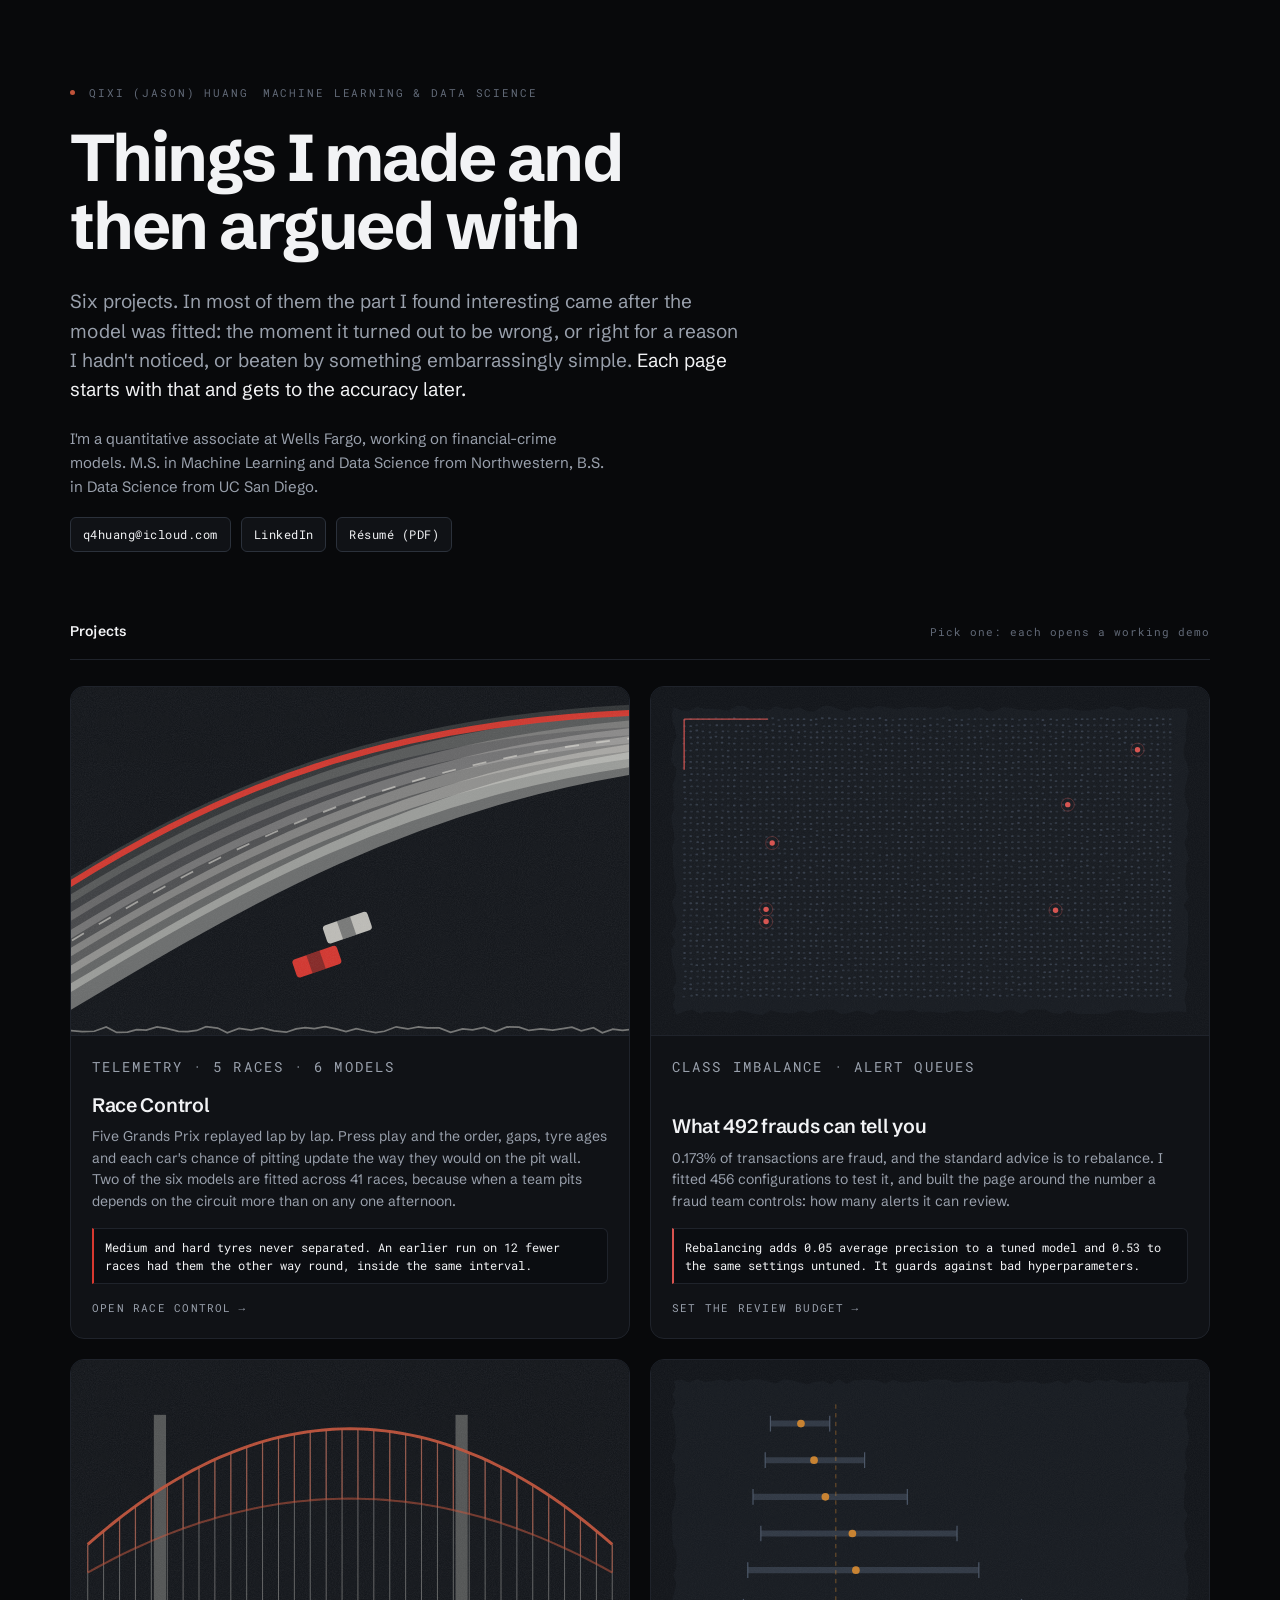
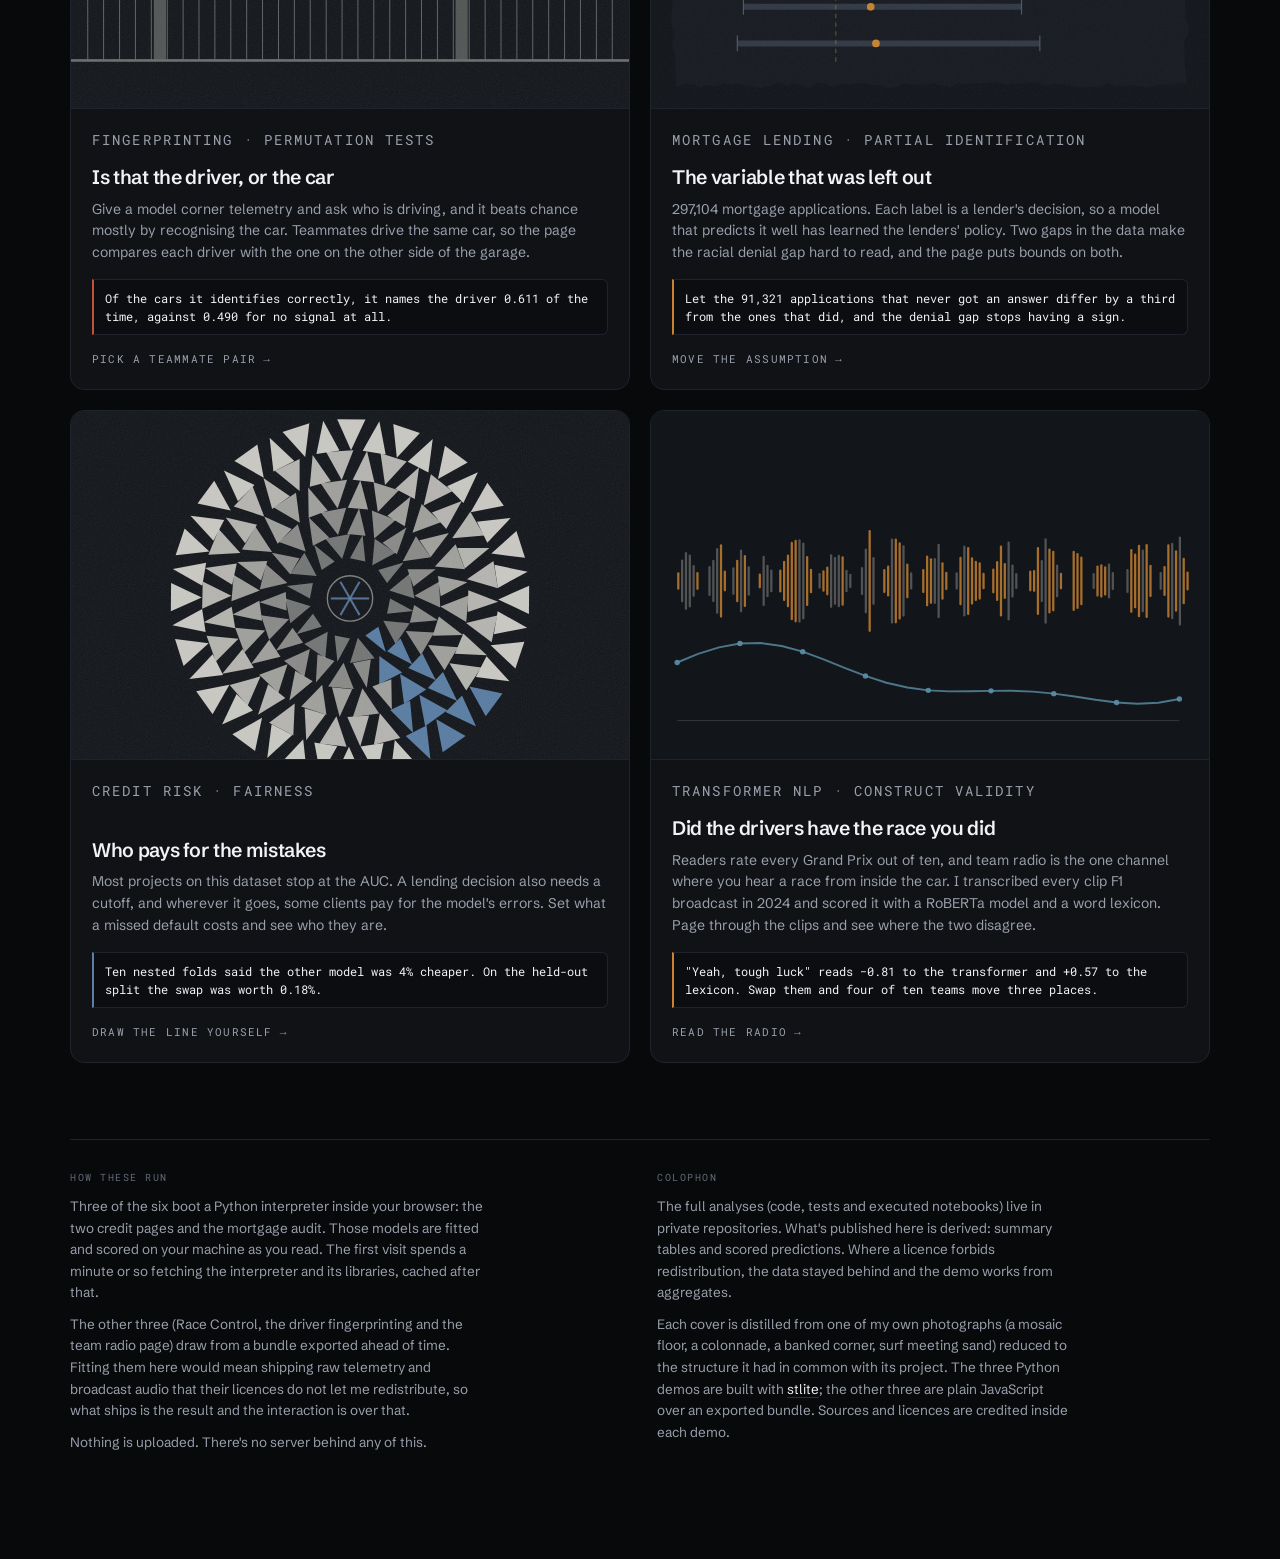
<file: index.html>
<!doctype html>
<html lang="en">
<head>
<meta charset="utf-8">
<meta name="viewport" content="width=device-width, initial-scale=1">
<title>Qixi Huang · Things I made and then argued with</title>
<meta name="description" content="Six machine learning and data science projects by Qixi Huang, each with a demo that runs in the browser.">
<link rel="preconnect" href="https://fonts.googleapis.com">
<link rel="preconnect" href="https://fonts.gstatic.com" crossorigin>
<link rel="stylesheet" href="https://fonts.googleapis.com/css2?family=Schibsted+Grotesk:wght@400;500;600;700&family=Roboto+Mono:wght@400;500&display=swap">
<style>
/* A single visual world: this page is printed dark. Every colour is explicit so
   it holds whatever ground the browser puts behind it. */
:root{
  --void:#08090B; --panel:#101216; --panel-2:#161920; --edge:#1F232B; --edge-2:#2B313B;
  --text:#F2F3F5; --dim:#99A0AC; --faint:#626A78;
  --sans:"Schibsted Grotesk",system-ui,-apple-system,"Segoe UI",sans-serif;
  --mono:"Roboto Mono",ui-monospace,Menlo,monospace;
  --r:14px;
}
*{box-sizing:border-box}
html{scroll-behavior:smooth}
body{
  margin:0; padding-inline:24px; background:var(--void); color:var(--text);
  font-family:var(--sans); font-size:15px; line-height:1.62; -webkit-font-smoothing:antialiased;
}
@media (prefers-reduced-motion:reduce){html{scroll-behavior:auto} *{transition:none!important}}
.wrap{max-width:1140px; margin-inline:auto; padding-block:0 96px}
a{color:inherit}
a:focus-visible{outline:2px solid #6E8FA8; outline-offset:3px; border-radius:4px}

/* ---------- hero ---------- */
.hero{padding-block:84px 56px; max-width:820px}
.eyebrow{
  font-family:var(--mono); font-size:11px; letter-spacing:.17em; text-transform:uppercase;
  color:var(--faint); margin:0 0 22px; display:flex; gap:14px; flex-wrap:wrap; align-items:center;
}
.eyebrow .dot{width:5px;height:5px;border-radius:50%;background:#C0533A;display:inline-block}
h1{
  font-size:clamp(38px,6.2vw,66px); line-height:1.04; letter-spacing:-.033em; font-weight:700;
  margin:0; text-wrap:balance;
}
.deck{font-size:19px; line-height:1.55; color:var(--dim); max-width:56ch; margin:26px 0 0}
.deck em{font-style:normal; color:var(--text)}
.about{font-size:15px; line-height:1.6; color:var(--dim); max-width:60ch; margin:22px 0 0}
.contact{
  margin-top:18px; display:flex; gap:10px; flex-wrap:wrap;
  font-family:var(--mono); font-size:12px; letter-spacing:.04em;
}
.contact a{
  color:var(--text); text-decoration:none; padding:7px 12px;
  border:1px solid var(--edge-2); border-radius:6px; background:var(--panel);
  transition:border-color .15s ease, background .15s ease;
}
.contact a:hover{border-color:#6E8FA8; background:var(--panel-2)}

/* ---------- grid ---------- */
.gridhead{
  display:flex; align-items:baseline; justify-content:space-between; gap:20px; flex-wrap:wrap;
  padding-bottom:16px; border-bottom:1px solid var(--edge); margin-bottom:26px;
}
.gridhead h2{font-size:14px; font-weight:600; letter-spacing:.01em; margin:0}
.gridhead span{font-family:var(--mono); font-size:11px; color:var(--faint); letter-spacing:.09em}
.grid{display:grid; grid-template-columns:repeat(2,1fr); gap:20px}

.card{
  background:var(--panel); border:1px solid var(--edge); border-radius:var(--r);
  overflow:hidden; display:flex; flex-direction:column; text-decoration:none;
  transition:border-color .18s ease, transform .18s ease, background .18s ease;
}
.card:hover{border-color:var(--edge-2); background:var(--panel-2); transform:translateY(-2px)}
/* `height:auto` is load-bearing. The markup carries width="640" height="400" so the
   box is reserved before the file arrives, but a height attribute is a presentational
   hint that outranks `aspect-ratio`, so without this the cover stayed 400px tall at
   every width: 325x400 on a phone, a landscape drawing cropped to a portrait slot.
   The background is what the reader sees while the file is in flight; without it an
   unloaded cover is a hole the colour of nothing. */
.thumb{
  display:block; width:100%; height:auto; aspect-ratio:16/10; object-fit:cover;
  border-bottom:1px solid var(--edge);
  background:var(--panel-2) linear-gradient(135deg,#171A21,#101318);
}
.card .body{padding:20px 21px 21px; display:flex; flex-direction:column; flex:1}
.kicker{
  font-family:var(--mono); font-size:10px; letter-spacing:.15em; text-transform:uppercase;
  color:var(--faint); margin:0 0 9px;
}
.card h3{font-size:19.5px; font-weight:600; letter-spacing:-.016em; margin:0 0 9px; line-height:1.24}
.card p{margin:0 0 15px; font-size:14px; color:var(--dim); line-height:1.56; flex:1}
.finding{
  display:block; font-family:var(--mono); font-size:12px; line-height:1.5;
  color:var(--text); background:#0B0D11; border:1px solid var(--edge);
  border-left:2px solid var(--hue,#6E8FA8); border-radius:0 6px 6px 0;
  padding:9px 11px; margin:0 0 15px; font-variant-numeric:tabular-nums;
}
.go{
  font-family:var(--mono); font-size:11px; letter-spacing:.11em; text-transform:uppercase;
  color:var(--dim); display:inline-flex; align-items:center; gap:7px; margin-top:auto;
}
.card:hover .go{color:var(--text)}
.go .arr{transition:transform .18s ease}
.card:hover .go .arr{transform:translateX(3px)}

/* ---------- foot ---------- */
.foot{
  margin-top:76px; padding-top:30px; border-top:1px solid var(--edge);
  display:grid; grid-template-columns:1fr 1fr; gap:34px;
}
.foot h4{
  font-family:var(--mono); font-size:10px; letter-spacing:.15em; text-transform:uppercase;
  color:var(--faint); margin:0 0 10px; font-weight:400;
}
.foot p{margin:0 0 10px; font-size:13.5px; color:var(--dim); line-height:1.6; max-width:52ch}
.foot a{color:var(--text); text-decoration:underline; text-decoration-color:var(--edge-2);
  text-underline-offset:3px}
.foot a:hover{text-decoration-color:currentColor}

@media (max-width:860px){
  .grid{grid-template-columns:1fr}
  .foot{grid-template-columns:1fr; gap:24px}
  .hero{padding-block:56px 40px}
  /* One column makes every cover full-bleed, and at 16:10 that is 400px of drawing
     before the first word of each card. Six of those is most of the page. The
     covers are atmosphere, not information, so they get a letterbox here and the
     reader gets about a thousand pixels of scrolling back. */
  .thumb{aspect-ratio:2.4/1}
  .card .body{padding:17px 17px 18px}
  .card h3{font-size:18px}
  .card p{font-size:13.5px}
}
@media (max-width:520px){
  body{padding-inline:16px}
  .thumb{aspect-ratio:2.8/1}
  .finding{font-size:11.5px; padding:8px 10px}
  .contact{gap:8px}
  .contact a{padding:7px 10px}
}
</style>
</head>
<body>
<div class="wrap">

  <header class="hero">
    <p class="eyebrow"><span class="dot"></span>Qixi (Jason) Huang<span>Machine learning &amp; data science</span></p>
    <h1>Things I made and then argued with</h1>
    <p class="deck">
      Six projects. In most of them the part I found interesting came after the model was fitted:
      the moment it turned out to be wrong, or right for a reason I hadn't noticed, or beaten by
      something embarrassingly simple. <em>Each page starts with that and gets to the accuracy
      later.</em>
    </p>
    <p class="about">
      I'm a quantitative associate at Wells Fargo, working on financial-crime models. M.S. in
      Machine Learning and Data Science from Northwestern, B.S. in Data Science from UC San Diego.
    </p>
    <p class="contact">
      <a href="mailto:q4huang@icloud.com">q4huang@icloud.com</a>
      <a href="https://www.linkedin.com/in/qixihuang" rel="noopener">LinkedIn</a>
      <a href="assets/Resume_Qixi_Huang.pdf">Résumé (PDF)</a>
    </p>
  </header>

  <section>
    <div class="gridhead">
      <h2>Projects</h2>
      <span>Pick one: each opens a working demo</span>
    </div>

    <div class="grid">

      <a class="card" href="apps/f1-dashboard/" style="--hue:#D8382F">
        <img class="thumb" src="assets/patterns/f1-dashboard.svg" alt="" width="640" height="400" loading="eager" fetchpriority="high" decoding="async">
        <div class="body">
          <p class="kicker">Telemetry · 5 races · 6 models</p>
          <h3>Race Control</h3>
          <p>Five Grands Prix replayed lap by lap. Press play and the order, gaps, tyre ages
             and each car's chance of pitting update the way they would on the pit wall. Two
             of the six models are fitted across 41 races, because when a team pits depends
             on the circuit more than on any one afternoon.</p>
          <span class="finding">Medium and hard tyres never separated. An earlier run on 12 fewer races had them the other way round, inside the same interval.</span>
          <span class="go">Open Race Control <span class="arr">→</span></span>
        </div>
      </a>

      <a class="card" href="apps/card-fraud/" style="--hue:#D9534F">
        <img class="thumb" src="assets/patterns/card-fraud.svg" alt="" width="640" height="400" loading="eager" fetchpriority="high" decoding="async">
        <div class="body">
          <p class="kicker">Class imbalance · alert queues</p>
          <h3>What 492 frauds can tell you</h3>
          <p>0.173% of transactions are fraud, and the standard advice is to rebalance. I
             fitted 456 configurations to test it, and built the page around the number a
             fraud team controls: how many alerts it can review.</p>
          <span class="finding">Rebalancing adds 0.05 average precision to a tuned model and 0.53 to the same settings untuned. It guards against bad hyperparameters.</span>
          <span class="go">Set the review budget <span class="arr">→</span></span>
        </div>
      </a>

      <a class="card" href="apps/f1-telemetry/" style="--hue:#C0533A">
        <img class="thumb" src="assets/patterns/f1-telemetry.svg" alt="" width="640" height="400" loading="lazy" decoding="async">
        <div class="body">
          <p class="kicker">Fingerprinting · permutation tests</p>
          <h3>Is that the driver, or the car</h3>
          <p>Give a model corner telemetry and ask who is driving, and it beats chance
             mostly by recognising the car. Teammates drive the same car, so the page
             compares each driver with the one on the other side of the garage.</p>
          <span class="finding">Of the cars it identifies correctly, it names the driver 0.611 of the time, against 0.490 for no signal at all.</span>
          <span class="go">Pick a teammate pair <span class="arr">→</span></span>
        </div>
      </a>

      <a class="card" href="apps/hmda-denial/" style="--hue:#C9822F">
        <img class="thumb" src="assets/patterns/hmda-denial.svg" alt="" width="640" height="400" loading="lazy" decoding="async">
        <div class="body">
          <p class="kicker">Mortgage lending · partial identification</p>
          <h3>The variable that was left out</h3>
          <p>297,104 mortgage applications. Each label is a lender's decision, so a model
             that predicts it well has learned the lenders' policy. Two gaps in the data
             make the racial denial gap hard to read, and the page puts bounds on both.</p>
          <span class="finding">Let the 91,321 applications that never got an answer differ by a third from the ones that did, and the denial gap stops having a sign.</span>
          <span class="go">Move the assumption <span class="arr">→</span></span>
        </div>
      </a>

      <a class="card" href="apps/credit-default/" style="--hue:#5B7FA6">
        <img class="thumb" src="assets/patterns/credit-default.svg" alt="" width="640" height="400" loading="lazy" decoding="async">
        <div class="body">
          <p class="kicker">Credit risk · fairness</p>
          <h3>Who pays for the mistakes</h3>
          <p>Most projects on this dataset stop at the AUC. A lending decision also needs a
             cutoff, and wherever it goes, some clients pay for the model's errors. Set what
             a missed default costs and see who they are.</p>
          <span class="finding">Ten nested folds said the other model was 4% cheaper. On the held-out split the swap was worth 0.18%.</span>
          <span class="go">Draw the line yourself <span class="arr">→</span></span>
        </div>
      </a>

      <a class="card" href="apps/f1-radio/" style="--hue:#C9822F">
        <img class="thumb" src="assets/patterns/f1-radio.svg" alt="" width="640" height="400" loading="lazy" decoding="async">
        <div class="body">
          <p class="kicker">Transformer NLP · construct validity</p>
          <h3>Did the drivers have the race you did</h3>
          <p>Readers rate every Grand Prix out of ten, and team radio is the one channel
             where you hear a race from inside the car. I transcribed every clip F1
             broadcast in 2024 and scored it with a RoBERTa model and a word lexicon. Page
             through the clips and see where the two disagree.</p>
          <span class="finding">"Yeah, tough luck" reads −0.81 to the transformer and +0.57 to the lexicon. Swap them and four of ten teams move three places.</span>
          <span class="go">Read the radio <span class="arr">→</span></span>
        </div>
      </a>

    </div>
  </section>

  <footer class="foot">
    <div>
      <h4>How these run</h4>
      <p>Three of the six boot a Python interpreter inside your browser: the two credit pages
         and the mortgage audit. Those models are fitted and scored on your machine as you read.
         The first visit spends a minute or so fetching the interpreter and its libraries, cached
         after that.</p>
      <p>The other three (Race Control, the driver fingerprinting and the team radio page) draw
         from a bundle exported ahead of time. Fitting them here would mean shipping raw telemetry
         and broadcast audio that their licences do not let me redistribute, so what ships is the
         result and the interaction is over that.</p>
      <p>Nothing is uploaded. There's no server behind any of this.</p>
    </div>
    <div>
      <h4>Colophon</h4>
      <p>The full analyses (code, tests and executed notebooks) live in private repositories. What's
         published here is derived: summary tables and scored predictions. Where a licence
         forbids redistribution, the data stayed behind and the demo works from aggregates.</p>
      <p>Each cover is distilled from one of my own photographs (a mosaic floor, a colonnade, a
         banked corner, surf meeting sand) reduced to the structure it had in common with its
         project. The three Python demos are built with
         <a href="https://github.com/whitphx/stlite">stlite</a>; the other three are plain
         JavaScript over an exported bundle. Sources and licences are credited inside each demo.</p>
    </div>
  </footer>

</div>
</body>
</html>
</file>
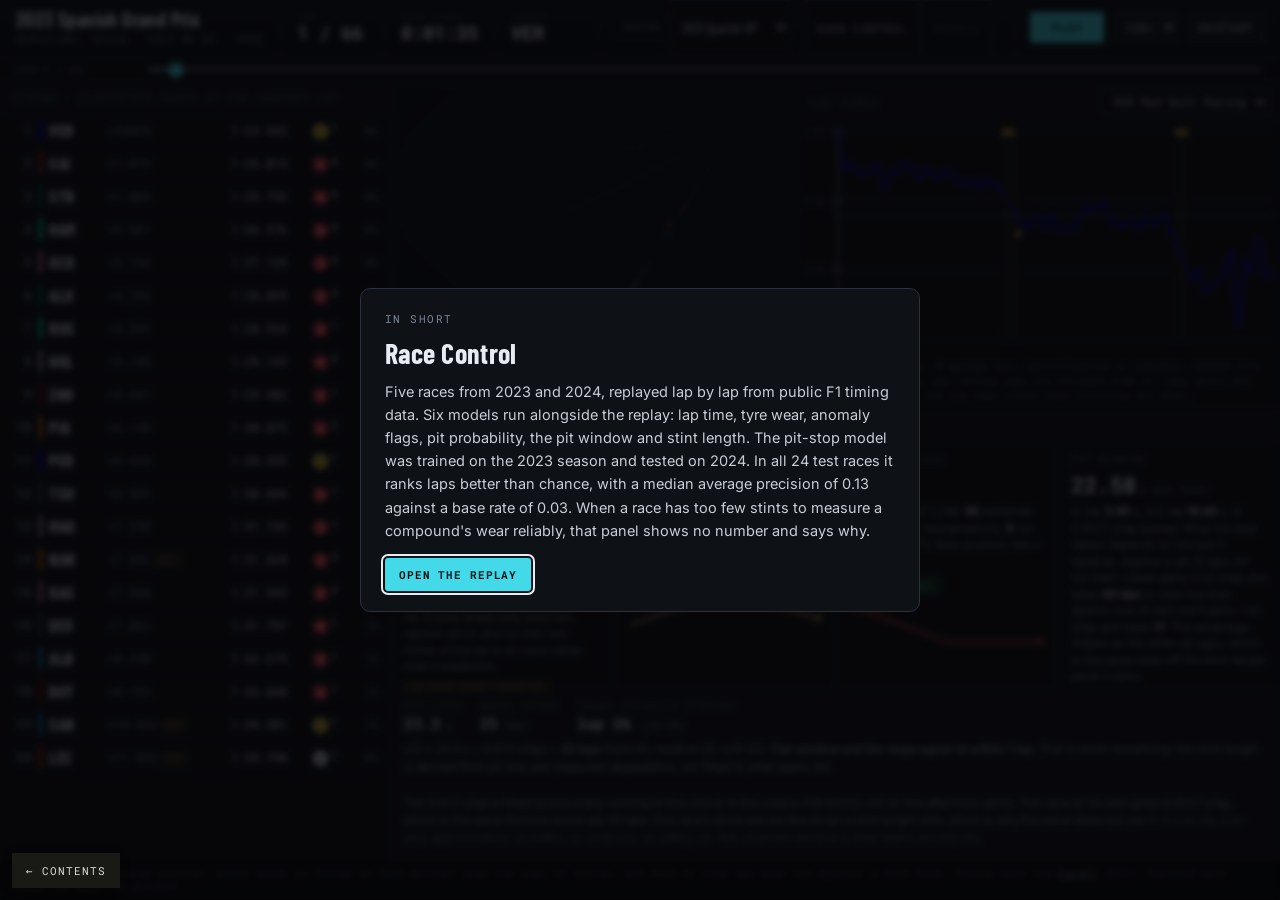
<file: apps/f1-dashboard/index.html>
<!doctype html>
<html lang="en">
<head>
<meta charset="utf-8">
<meta name="viewport" content="width=device-width, initial-scale=1">
<title>Race Control · 2023 Spanish Grand Prix</title>
<link rel="preconnect" href="https://fonts.googleapis.com">
<link rel="preconnect" href="https://fonts.gstatic.com" crossorigin>
<link rel="stylesheet" href="https://fonts.googleapis.com/css2?family=Barlow+Condensed:wght@500;600;700&family=Roboto+Mono:wght@400;500;700&family=Inter:wght@400;500;600&display=swap">
<style>
:root{
  --void:#08090C; --panel:#0E1116; --panel-2:#12161D; --edge:#1C2128; --edge-2:#2A313B;
  --text:#E8ECF2; --dim:#7C8796; --faint:#4A5462;
  --purple:#B372FF;      /* session best, real F1 timing convention */
  --green:#39E27D;       /* personal best */
  --yellow:#FFC24B;      /* caution / neutralised */
  --red:#FF4B4B;
  --cyan:#43D9E8;
  --mono:"Roboto Mono",ui-monospace,Menlo,monospace;
  --cond:"Barlow Condensed",Impact,sans-serif;
  --ui:"Inter",system-ui,-apple-system,sans-serif;
}
*{box-sizing:border-box}
html,body{height:100%}
body{
  margin:0;background:var(--void);color:var(--text);font-family:var(--ui);font-size:13px;
  -webkit-font-smoothing:antialiased;overflow:hidden;
}
#app{display:flex;flex-direction:column;height:100vh;min-height:0}

/* ---------- header ---------- */
header{
  display:flex;align-items:stretch;gap:0;border-bottom:1px solid var(--edge);
  background:linear-gradient(180deg,#10141A,#0B0E13);flex:none;
}
.brand{padding:9px 16px;border-right:1px solid var(--edge);display:flex;flex-direction:column;justify-content:center;min-width:240px}
.brand .ev{font-family:var(--cond);font-size:20px;font-weight:700;letter-spacing:.02em;line-height:1}
.brand .sub{font-family:var(--mono);font-size:10px;color:var(--dim);letter-spacing:.09em;margin-top:4px}
.hstat{padding:9px 16px;border-right:1px solid var(--edge);display:flex;flex-direction:column;justify-content:center;min-width:104px}
.hstat .k{font-family:var(--mono);font-size:9px;letter-spacing:.14em;color:var(--faint);text-transform:uppercase}
.hstat .v{font-family:var(--mono);font-size:19px;font-weight:700;line-height:1.15;font-variant-numeric:tabular-nums}
.flagpill{align-self:center;margin:0 0 0 14px;font-family:var(--mono);font-size:10px;letter-spacing:.12em;
  padding:4px 9px;border-radius:2px;border:1px solid var(--edge-2);color:var(--dim)}
.flagpill.on{background:rgba(255,194,75,.14);border-color:var(--yellow);color:var(--yellow)}
.spacer{flex:1}
.transport{display:flex;align-items:center;gap:8px;padding:0 14px;border-left:1px solid var(--edge)}
button.ctl{
  font-family:var(--mono);font-size:11px;letter-spacing:.06em;background:#151A21;color:var(--text);
  border:1px solid var(--edge-2);border-radius:2px;padding:7px 12px;cursor:pointer;
}
button.ctl:hover{border-color:var(--cyan);color:var(--cyan)}
button.ctl.primary{background:var(--cyan);color:#05181B;border-color:var(--cyan);font-weight:700;min-width:74px}
button.ctl.primary:hover{filter:brightness(1.12)}
select.ctl{font-family:var(--mono);font-size:11px;background:#151A21;color:var(--text);
  border:1px solid var(--edge-2);border-radius:2px;padding:7px 8px;cursor:pointer}
button.ctl:focus-visible,select.ctl:focus-visible,#scrub:focus-visible{outline:2px solid var(--cyan);outline-offset:2px}

/* ---------- scrubber ---------- */
.scrubrow{display:flex;align-items:center;gap:12px;padding:7px 16px;border-bottom:1px solid var(--edge);
  background:var(--panel);flex:none}
#scrub{flex:1;accent-color:var(--cyan);height:3px}
.scrublbl{font-family:var(--mono);font-size:10px;color:var(--dim);letter-spacing:.08em;min-width:118px}

/* ---------- body ---------- */
main{display:grid;grid-template-columns:392px 1fr;flex:1;min-height:0}
main[hidden]{display:none!important}
/* The tower gains a pit-probability column. 26px is enough for "31%" at this size and
   the gap column gives it up, because a gap is readable a character narrower. */
.row.hasP{grid-template-columns:26px 3px 52px 1fr 56px 44px 34px}
.row .pp{font-family:var(--mono);font-size:11px;text-align:right;font-variant-numeric:tabular-nums;
  color:var(--dim)}
.row .pp.hot{color:var(--amber);font-weight:700}
.row .pp.vhot{color:var(--red);font-weight:700}
/* Map and lap chart share the top of the right column. The map was taking the whole of
   it; at 46% it is still legible and the chart beside it is the thing that gets read. */
.toprow{display:grid;grid-template-columns:46% 1fr;flex:1 1 auto;min-height:230px;border-bottom:1px solid var(--edge)}
.lapchart{position:relative;min-width:0;min-height:0;display:flex;flex-direction:column;background:var(--panel)}
.lapchart .chead{display:flex;align-items:center;gap:8px;padding:7px 11px;border-bottom:1px solid var(--edge);
  background:var(--panel-2);flex:none}
.lapchart .chead .t{font-family:var(--mono);font-size:9.5px;letter-spacing:.15em;color:var(--faint);
  text-transform:uppercase}
.lapchart select{margin-left:auto;background:var(--panel);color:var(--ink);border:1px solid var(--edge-2);
  font-family:var(--mono);font-size:10.5px;padding:2px 6px;border-radius:2px}
.lapchart svg{flex:1;min-height:0;width:100%}
.lapchart .cnote{font-family:var(--mono);font-size:9.5px;color:var(--faint);padding:0 11px 7px;line-height:1.5}
.lapchart .cnote b{color:var(--amber)}
/* Strategy sits under the model cards, bottom right. */
.strategy{border-top:1px solid var(--edge);background:var(--panel-2);flex:none;padding:9px 12px 11px;
  max-height:38vh;overflow-y:auto;
  display:grid;grid-template-columns:auto auto 1fr;gap:6px 18px;align-items:baseline}
.strategy .sk{font-family:var(--mono);font-size:9.5px;letter-spacing:.13em;color:var(--faint);text-transform:uppercase}
.strategy .sv{font-family:var(--mono);font-size:15px;font-weight:700;color:var(--ink);font-variant-numeric:tabular-nums}
.strategy .sv small{font-size:10px;font-weight:400;color:var(--dim)}
.strategy .srec{grid-column:1/-1;font-size:11.5px;color:var(--dim);line-height:1.55;margin-top:2px}
.strategy .srec b{color:var(--ink)}
/* Tabs */
.tabs{display:flex;gap:2px;margin-left:14px}
.tab{font-family:var(--mono);font-size:10px;letter-spacing:.12em;text-transform:uppercase;
  background:transparent;color:var(--faint);border:1px solid var(--edge-2);border-bottom:none;
  padding:6px 13px;cursor:pointer;border-radius:2px 2px 0 0}
.tab[aria-selected="true"]{background:var(--panel);color:var(--ink);border-color:var(--edge-2)}
.racesel{background:var(--panel);color:var(--ink);border:1px solid var(--edge-2);font-family:var(--cond);
  font-size:13px;padding:4px 8px;border-radius:2px;max-width:230px}
/* Model tab */
main.mx{display:block;overflow-y:auto;padding:16px 18px 40px}
.mx h2{font-family:var(--cond);font-size:19px;font-weight:700;margin:0 0 4px;letter-spacing:.01em}
.mx .lede{font-size:12.5px;color:var(--dim);max-width:86ch;line-height:1.6;margin:0 0 16px}
.mx .cards{display:grid;grid-template-columns:repeat(auto-fit,minmax(330px,1fr));gap:12px;margin-bottom:16px}
.mx .card{background:var(--panel);border:1px solid var(--edge);padding:13px 14px}
.mx .card h3{font-family:var(--mono);font-size:9.5px;letter-spacing:.14em;text-transform:uppercase;
  color:var(--faint);margin:0 0 9px;font-weight:400}
.mx table{width:100%;border-collapse:collapse;font-family:var(--mono);font-size:11px;
  font-variant-numeric:tabular-nums}
.mx th{text-align:right;color:var(--faint);font-weight:400;padding:3px 0;border-bottom:1px solid var(--edge)}
.mx th:first-child,.mx td:first-child{text-align:left}
.mx td{padding:3px 0;border-bottom:1px solid #12151B}
.mx td.sep{color:var(--green)} .mx td.nosep{color:var(--amber)}
.mx .bar{height:8px;background:var(--cyan);border-radius:1px;display:inline-block;vertical-align:middle}
.mx .note{font-size:11.5px;color:var(--dim);line-height:1.6;margin-top:9px}
.mx .note b{color:var(--ink)}
.mx .cl{display:flex;flex-wrap:wrap;gap:5px;margin-top:7px}
.mx .cl span{font-family:var(--mono);font-size:10px;padding:3px 7px;border:1px solid var(--edge-2);
  border-radius:2px;color:var(--dim)}
/* Stacked, the map takes its share first and the lap chart gets what is left. Both
   rows get a floor, and `.right` scrolls when the two of them plus the panels below
   exceed the column. */
@media (max-width:1100px){
  .toprow{grid-template-columns:1fr;grid-template-rows:minmax(170px,32vh) minmax(190px,1fr);
    min-height:380px}
}
.tower{border-right:1px solid var(--edge);background:var(--panel);display:flex;flex-direction:column;min-height:0}
.towerhead,.panelhead{
  font-family:var(--mono);font-size:9.5px;letter-spacing:.15em;color:var(--faint);text-transform:uppercase;
  padding:8px 12px;border-bottom:1px solid var(--edge);background:var(--panel-2);flex:none;
}
.rows{overflow-y:auto;flex:1;min-height:0}
.row{
  display:grid;grid-template-columns:26px 3px 52px 1fr 62px 46px;align-items:center;gap:7px;
  padding:5px 12px 5px 6px;border-bottom:1px solid #12151B;cursor:pointer;
}
.row:hover{background:#141922}
.row.sel{background:#16202B;box-shadow:inset 2px 0 0 var(--cyan)}
.row .pos{font-family:var(--mono);font-size:13px;font-weight:700;text-align:right;color:var(--dim);font-variant-numeric:tabular-nums}
.row .bar{height:22px;border-radius:1px}
.row .code{font-family:var(--cond);font-size:17px;font-weight:700;letter-spacing:.03em}
.row .gap{font-family:var(--mono);font-size:11.5px;color:var(--dim);font-variant-numeric:tabular-nums}
.row .lt{font-family:var(--mono);font-size:12px;text-align:right;font-variant-numeric:tabular-nums}
.row .lt.pb{color:var(--green)} .row .lt.sb{color:var(--purple);font-weight:700}
.row .ty{font-family:var(--mono);font-size:10.5px;text-align:right;font-variant-numeric:tabular-nums}
.tyC{display:inline-block;width:15px;height:15px;line-height:15px;text-align:center;border-radius:50%;
  font-size:9px;font-weight:700;margin-right:3px;vertical-align:-3px}
.t-SOFT{background:#E8394A;color:#fff} .t-MEDIUM{background:#F5D442;color:#241f00}
.t-HARD{background:#E8EDF2;color:#11151a} .t-INTERMEDIATE{background:#3FBF52;color:#06210b}
.t-WET{background:#3A7DE0;color:#fff} .t-UNKNOWN{background:#3A424E;color:#aeb6c1}
.row.out{opacity:.36}
.pitflag{font-family:var(--mono);font-size:8.5px;letter-spacing:.09em;color:var(--yellow);
  border:1px solid rgba(255,194,75,.45);padding:0 3px;border-radius:2px;margin-left:5px}
.anomdot{display:inline-block;width:6px;height:6px;border-radius:50%;background:var(--red);
  margin-left:5px;vertical-align:1px;box-shadow:0 0 6px rgba(255,75,75,.85)}

/* ---------- right ---------- */
/* `.models` and `.strategy` are `flex:none`, so on a short viewport they keep their
   natural height and `.toprow` (flex:1) absorbs the whole shortfall, down to zero. A
   floor on that row and a scroll on the column make the failure mode a scrollbar
   instead of a panel with no height. */
.right{display:flex;flex-direction:column;min-height:0;min-width:0;overflow-y:auto}
.mapwrap{flex:1;position:relative;min-height:0;background:
   radial-gradient(1100px 620px at 62% 32%, #10151D 0%, #0A0C11 62%, #08090C 100%)}
#map{position:absolute;inset:0;width:100%;height:100%}
.mapnote{position:absolute;left:14px;bottom:12px;font-family:var(--mono);font-size:9.5px;
  color:var(--faint);letter-spacing:.07em;pointer-events:none}
.focuscard{
  position:absolute;right:14px;top:14px;background:rgba(12,15,20,.93);border:1px solid var(--edge-2);
  border-radius:3px;padding:11px 13px;min-width:206px;backdrop-filter:blur(7px);pointer-events:none
}
.focuscard .fc-code{font-family:var(--cond);font-size:26px;font-weight:700;line-height:1}
.focuscard .fc-team{font-family:var(--mono);font-size:9.5px;color:var(--dim);letter-spacing:.09em;margin-top:2px}
.focuscard dl{display:grid;grid-template-columns:auto auto;gap:3px 14px;margin:10px 0 0;
  font-family:var(--mono);font-size:11px;font-variant-numeric:tabular-nums}
.focuscard dt{color:var(--faint)} .focuscard dd{margin:0;text-align:right}

.models{border-top:1px solid var(--edge);background:var(--panel);flex:none;max-height:31vh;overflow-y:auto}
.mgrid{display:grid;grid-template-columns:repeat(4,1fr)}
.mcard{padding:11px 13px 13px;border-right:1px solid var(--edge)}
.mcard:last-child{border-right:0}
.mcard h3{font-family:var(--mono);font-size:9.5px;letter-spacing:.14em;color:var(--faint);
  text-transform:uppercase;margin:0 0 8px;font-weight:500}
.mbig{font-family:var(--mono);font-size:22px;font-weight:700;line-height:1;font-variant-numeric:tabular-nums}
.munit{font-size:11px;color:var(--dim);font-weight:400;margin-left:3px}
.msub{font-size:11px;color:var(--dim);margin-top:7px;line-height:1.5}
.msub b{color:var(--text);font-weight:600}
.verdict{display:inline-block;font-family:var(--mono);font-size:9px;letter-spacing:.1em;padding:2px 6px;
  border-radius:2px;margin-top:8px;text-transform:uppercase}
.v-weak{background:rgba(255,194,75,.14);color:var(--yellow);border:1px solid rgba(255,194,75,.4)}
.v-ok{background:rgba(57,226,125,.12);color:var(--green);border:1px solid rgba(57,226,125,.35)}
.spark{display:block;margin-top:9px;width:100%;height:42px}
.ltab{width:100%;border-collapse:collapse;font-family:var(--mono);font-size:10.5px;
  font-variant-numeric:tabular-nums;margin-top:2px}
.ltab th{font-weight:400;color:var(--faint);text-align:right;padding:0 0 4px;font-size:9px;letter-spacing:.09em}
.ltab th:first-child{text-align:left}
.ltab td{padding:3px 0;border-top:1px solid #171B22;text-align:right;color:var(--text)}
.ltab td:first-child{text-align:left;color:var(--dim)}
.ltab .wr-lose{color:var(--yellow)} .ltab .wr-win{color:var(--green)}

footer{font-family:var(--mono);font-size:9.5px;color:var(--faint);padding:7px 16px;
  border-top:1px solid var(--edge);background:var(--void);flex:none;letter-spacing:.05em}
footer a{color:var(--dim)}
#boot{position:fixed;inset:0;display:flex;align-items:center;justify-content:center;background:var(--void);z-index:20}
#boot .b{font-family:var(--mono);font-size:11px;color:var(--dim);letter-spacing:.1em;text-align:center}
#boot .bar{width:210px;height:2px;background:var(--edge);margin:13px auto 0;overflow:hidden}
#boot .bar i{display:block;height:100%;width:36%;background:var(--cyan);animation:sl 1.15s ease-in-out infinite}
@keyframes sl{0%{margin-left:-36%}100%{margin-left:100%}}
@media (prefers-reduced-motion:reduce){#boot .bar i{animation:none;width:100%}}
@media (max-width:1080px){
  main{grid-template-columns:1fr;grid-template-rows:minmax(0,44%) minmax(0,56%)}
  .tower{border-right:0;border-bottom:1px solid var(--edge)}
  .mgrid{grid-template-columns:repeat(2,1fr)}
  .brand{min-width:0}
}

/* ---------- phones ----------
   Everything above assumes a viewport it can divide up: the app is one screen tall,
   the body never scrolls, and the panels split what is left. A phone is too small for
   that, so below 760px the app becomes a page. Panels keep their own heights, the
   document scrolls, and the header wraps instead of pushing its controls off the
   edge. */
@media (max-width:760px){
  body{overflow:auto;-webkit-text-size-adjust:100%}
  #app{height:auto;min-height:100vh}

  header{flex-wrap:wrap}
  .brand{min-width:100%;border-right:0;border-bottom:1px solid var(--edge);padding:10px 14px}
  .brand .ev{font-size:17px}
  .hstat{min-width:0;flex:1 1 0;padding:8px 10px;overflow:hidden}
  .hstat .k{font-size:8.5px;letter-spacing:.1em;white-space:nowrap;overflow:hidden;text-overflow:ellipsis}
  .hstat .v{font-size:14px;white-space:nowrap;overflow:hidden;text-overflow:ellipsis}
  .flagpill{margin:8px 0 8px 12px}
  .spacer{display:none}
  .transport{width:100%;border-left:0;border-top:1px solid var(--edge);padding:9px 12px;
    flex-wrap:wrap;gap:7px}
  .transport select.ctl{flex:1;min-width:120px}
  .scrubrow{padding:8px 14px}
  .scrublbl{min-width:0}

  /* Panels are sized by content now, not by a share of the viewport. */
  main{grid-template-columns:1fr;grid-template-rows:auto auto;min-height:0}
  .toprow{grid-template-columns:1fr;grid-template-rows:auto auto;min-height:0}
  .tower{min-height:0;max-height:none}
  .tower .rows{max-height:58vh;overflow-y:auto}
  .right{min-height:0}
  .mapwrap{aspect-ratio:1/1;min-height:0}
  .models{max-height:none;overflow:visible}
  .mgrid{grid-template-columns:1fr}
  .mcard{border-right:0;border-bottom:1px solid var(--edge)}
  .mcard:last-child{border-bottom:0}
  .strategy{grid-template-columns:1fr 1fr;gap:8px 14px}
  .strategy .srec{grid-column:1/-1}

  /* The model tab is already a scrolling document; give it phone padding. */
  main.mx{padding:14px 14px 48px}
}
/* ---------- first-visit summary ----------
   The timing screen explains itself to someone who follows F1 and to nobody else. This card
   says what the page is and what it found, once; the choice is remembered where the browser
   allows it and the card simply reappears where it does not. */
#intro{position:fixed;inset:0;z-index:50;display:flex;padding:20px;overflow-y:auto;
  background:rgba(4,5,7,.78);backdrop-filter:blur(3px)}
#intro[hidden]{display:none}
#intro .card{margin:auto;max-width:560px;width:100%;background:var(--panel);
  border:1px solid var(--edge-2);border-radius:10px;padding:22px 24px 20px}
#intro .k{font-family:var(--mono);font-size:10.5px;letter-spacing:.14em;text-transform:uppercase;
  color:var(--dim);margin:0 0 8px}
#intro h2{font-family:var(--cond);font-size:28px;letter-spacing:.01em;margin:0 0 10px;color:var(--text)}
#intro p{font-family:var(--ui);font-size:14.5px;line-height:1.6;color:#C9CED6;margin:0 0 16px}
#intro button{font-family:var(--mono);font-size:11px;letter-spacing:.08em;text-transform:uppercase;
  background:var(--cyan);color:#05181B;border:0;border-radius:3px;padding:9px 14px;
  font-weight:700;cursor:pointer}
#intro button:focus-visible{outline:2px solid var(--text);outline-offset:2px}
</style>
</head>
<body>

<div id="boot"><div class="b">LOADING SESSION DATA<div class="bar"><i></i></div></div></div>

<div id="intro" role="dialog" aria-modal="true" aria-labelledby="introTitle" hidden>
  <div class="card">
    <p class="k">In short</p>
    <h2 id="introTitle">Race Control</h2>
    <p id="introText"></p>
    <button id="introGo" type="button">Open the replay</button>
  </div>
</div>
<div id="app" hidden>
  <header>
    <div class="brand">
      <div class="ev" id="evName">—</div>
      <div class="sub" id="evSub">—</div>
    </div>
    <div class="hstat"><div class="k">Lap</div><div class="v" id="lapNo">—</div></div>
    <div class="hstat"><div class="k">Race clock</div><div class="v" id="clock">—</div></div>
    <div class="hstat"><div class="k">Leader</div><div class="v" id="leader">—</div></div>
    <div class="flagpill" id="flag">GREEN</div>
    <select class="racesel" id="raceSel" aria-label="Race"></select>
    <div class="tabs" role="tablist">
      <button class="tab" id="tabRace" role="tab" aria-selected="true">Race control</button>
      <button class="tab" id="tabModel" role="tab" aria-selected="false">Models</button>
    </div>
    <div class="spacer"></div>
    <div class="transport">
      <button class="ctl primary" id="play">PLAY</button>
      <select class="ctl" id="speed" aria-label="Playback speed">
        <option value="60">60×</option><option value="120" selected>120×</option>
        <option value="300">300×</option><option value="900">900×</option>
      </select>
      <button class="ctl" id="restart">RESTART</button>
    </div>
  </header>

  <div class="scrubrow">
    <span class="scrublbl" id="scrubLbl">LAP 1 / 66</span>
    <input id="scrub" type="range" min="0" max="1000" value="0" step="1" aria-label="Scrub through the race">
  </div>

  <main id="mainRace">
    <section class="tower">
      <div class="towerhead">Timing · classified order at the current lap</div>
      <div class="rows" id="rows"></div>
    </section>

    <section class="right">
      <div class="toprow">
        <div class="mapwrap">
          <svg id="map" role="img" aria-label="Circuit map with car positions"></svg>
          <div class="mapnote" id="mapnote">CIRCUIT TRACE · LOADING</div>
          <div class="focuscard" id="focus" hidden></div>
        </div>
        <div class="lapchart">
          <div class="chead">
            <span class="t">Lap times</span>
            <select id="lapDrv" aria-label="Driver for the lap-time chart"></select>
          </div>
          <svg id="lapSvg" role="img" aria-label="Lap times for the selected driver"></svg>
          <div class="cnote" id="lapNote">—</div>
        </div>
      </div>

      <div class="models">
        <div class="panelhead">Models · fitted only on laps earlier than the laps they score</div>
        <div class="mgrid">
          <div class="mcard">
            <h3>Lap-time prediction</h3>
            <table class="ltab" id="ltTab"></table>
            <div class="msub" id="ltSub">—</div>
            <div class="verdict" id="ltVerdict">—</div>
          </div>
          <div class="mcard">
            <h3>Tyre degradation</h3>
            <div class="mbig" id="degVal">—<span class="munit">s / lap</span></div>
            <div class="msub" id="degSub">—</div>
            <div class="verdict" id="degVerdict">—</div>
            <svg class="spark" id="degSpark" aria-hidden="true"></svg>
          </div>
          <div class="mcard">
            <h3>Anomaly flags</h3>
            <div class="mbig" id="anVal">—</div>
            <div class="msub" id="anSub">—</div>
            <div class="verdict" id="anVerdict">—</div>
            <svg class="spark" id="anSpark" aria-hidden="true"></svg>
          </div>
          <div class="mcard">
            <h3>Pit window</h3>
            <div class="mbig" id="ucVal">—<span class="munit">s</span></div>
            <div class="msub" id="ucSub">—</div>
            <div class="verdict" id="ucVerdict">—</div>
            <svg class="spark" id="ucSpark" aria-hidden="true"></svg>
          </div>
        </div>
      </div>

      <div class="strategy">
        <div><div class="sk">Pit loss</div><div class="sv" id="stLoss">—<small> s</small></div></div>
        <div><div class="sk">Model stint</div><div class="sv" id="stOpt">—<small> laps</small></div></div>
        <div><div class="sk">Teams actually stopped</div><div class="sv" id="stObs">—</div></div>
        <div class="srec" id="stRec">—</div>
      </div>
    </section>
  </main>

  <main class="mx" id="mainModel" hidden>
    <h2>The two models that need more than one race</h2>
    <p class="lede">
      Lap-time prediction and the anomaly flag are questions inside a session, and one race is
      enough data for them. These two are different: when a team pits, and how fast a compound
      wears, depend on circuits, conditions and rules. Fit either on a single race and you have
      measured that race. Both are fitted on <span id="mxCorpus">—</span>,
      split by season rather than at random: a random split puts the 2023 and 2024 running of the
      same circuit on opposite sides, and scores the model on a track it has already learned.
    </p>
    <div class="cards">
      <div class="card">
        <h3>Pit probability · held-out season</h3>
        <table id="mxPit"></table>
        <div class="note" id="mxPitNote">—</div>
      </div>
      <div class="card">
        <h3>What the pit model leans on</h3>
        <table id="mxImp"></table>
        <div class="note">Permutation importance, measured on the held-out season: drop in
          average precision when one feature is shuffled. Measuring it on training rows would say
          which features the model memorised with.</div>
      </div>
    </div>
    <div class="cards">
      <div class="card">
        <h3>Degradation by compound</h3>
        <table id="mxComp"></table>
        <div class="note" id="mxCompNote">—</div>
      </div>
      <div class="card">
        <h3>Circuits that wear tyres alike</h3>
        <div id="mxClusters"></div>
        <div class="note">Clustered on the degradation each compound produces there, standardised so
          a circuit that is simply slow does not group with another slow one for that reason.</div>
      </div>
    </div>
    <div class="cards">
      <div class="card">
        <h3>Durability against pace</h3>
        <table id="mxTrade"></table>
        <div class="note" id="mxTradeNote">—</div>
      </div>
      <div class="card">
        <h3>What this cannot tell you</h3>
        <div class="note" id="mxCaveats">—</div>
      </div>
    </div>
  </main>

  <footer id="foot">—</footer>
</div>

<script>
"use strict";
const $ = id => document.getElementById(id);
const DATA = "data/";
const S = {
  meta:null, replay:null, models:null, track:null,
  t:0, tMax:0, playing:false, speed:120, sel:null, raf:null, last:null,
  byDriver:null, sessionBest:null, anomSet:null, lapEnds:null,
  races:null, slug:null, corpus:null, pitByDriverLap:null, lapDrv:null, tab:"race"
};

const fmtLap = ms => {
  if (ms == null) return "—";
  const m = Math.floor(ms/60000), s = (ms - m*60000)/1000;
  return m + ":" + (s<10?"0":"") + s.toFixed(3);
};
const fmtClock = ms => {
  const t = Math.max(0, Math.floor(ms/1000));
  const h = Math.floor(t/3600), m = Math.floor((t-h*3600)/60), s = t%60;
  return String(h).padStart(1,"0")+":"+String(m).padStart(2,"0")+":"+String(s).padStart(2,"0");
};
const fmtGap = (ms, lapsDown) => {
  if (lapsDown && lapsDown > 0) return "+" + lapsDown + (lapsDown>1?" LAPS":" LAP");
  if (ms == null) return "—";
  if (ms === 0) return "LEADER";
  return "+" + (ms/1000).toFixed(3);
};

/* ---------------- load ---------------- */
const jget = async u => (await fetch(u)).json();

async function boot(){
  const [races, corpus] = await Promise.all([
    jget(DATA+"races.json"), jget(DATA+"models_corpus.json").catch(()=>null)]);
  S.races = races; S.corpus = corpus;
  const sel = $("raceSel");
  races.races.forEach(r => {
    const o = document.createElement("option");
    o.value = r.slug; o.textContent = r.year + " " + r.event.replace(" Grand Prix", " GP");
    o.title = r.rationale; sel.appendChild(o);
  });
  sel.value = races.default;
  sel.addEventListener("change", () => loadRace(sel.value));
  $("tabRace").addEventListener("click", ()=>setTab("race"));
  $("tabModel").addEventListener("click", ()=>setTab("model"));
  if (corpus) renderModelTab(corpus);
  showIntro(races, corpus);
  await loadRace(races.default);
  $("boot").remove(); $("app").hidden = false;
}

function setTab(which){
  S.tab = which;
  $("mainRace").hidden = which !== "race";
  $("mainModel").hidden = which !== "model";
  $("tabRace").setAttribute("aria-selected", which === "race");
  $("tabModel").setAttribute("aria-selected", which === "model");
  if (which === "race" && S.track) drawTrack();
}

function showIntro(races, corpus){
  const KEY = "raceControlIntroSeen";
  try { if (localStorage.getItem(KEY)) return; } catch (e) { /* storage blocked: show it */ }
  const pr = corpus ? corpus.pitstop.per_race.filter(r => r.ap != null && r.floor != null) : [];
  const med = a => { const s = [...a].sort((x, y) => x - y), h = s.length >> 1;
                     return s.length % 2 ? s[h] : (s[h - 1] + s[h]) / 2; };
  const word = n => (["zero","one","two","three","four","five","six","seven","eight","nine","ten"][n] || String(n));
  const cap = t => t.charAt(0).toUpperCase() + t.slice(1);
  let text = cap(word(races.races.length)) + " races from " +
    [...new Set(races.races.map(r => r.year))].join(" and ") +
    ", replayed lap by lap from public F1 timing data. Six models run alongside the replay: " +
    "lap time, tyre wear, anomaly flags, pit probability, the pit window and stint length.";
  if (pr.length){
    const above = pr.filter(r => r.ap > r.floor).length;
    text += " The pit-stop model was trained on the " + corpus.corpus.train_season +
      " season and tested on " + corpus.corpus.test_season + ". " +
      (above === pr.length ? "In all " + pr.length : "In " + above + " of the " + pr.length) +
      " test races it ranks laps better than chance, with a median average " +
      "precision of " + med(pr.map(r => r.ap)).toFixed(2) + " against a base rate of " +
      med(pr.map(r => r.floor)).toFixed(2) + ".";
  }
  text += " When a race has too few stints to measure a compound's wear reliably, that panel " +
    "shows no number and says why.";
  $("introText").textContent = text;
  const box = $("intro"), go = $("introGo");
  const close = () => {
    box.hidden = true;
    try { localStorage.setItem(KEY, "1"); } catch (e) { /* not remembered; harmless */ }
    document.removeEventListener("keydown", onKey);
  };
  const onKey = e => { if (e.key === "Escape") close(); };
  go.addEventListener("click", close);
  box.addEventListener("click", e => { if (e.target === box) close(); });
  document.addEventListener("keydown", onKey);
  box.hidden = false;
  go.focus();
}

async function loadRace(slug){
  setPlaying(false);
  S.slug = slug; S.track = null; S.sel = null; S.lapDrv = null;
  $("map").innerHTML = "";
  $("mapnote").textContent = "CIRCUIT TRACE · LOADING";
  const base = DATA + slug + "/";
  const j = async f => (await fetch(base+f)).json();
  const [meta, replay, models] = await Promise.all([j("meta.json"), j("replay.json"), j("models.json")]);
  S.meta = meta; S.replay = replay; S.models = models;

  // index frames per driver, ordered by lap
  const n = replay.n_frames;
  S.byDriver = meta.drivers.map(() => []);
  for (let i=0;i<n;i++) S.byDriver[replay.driver[i]].push(i);
  for (const arr of S.byDriver) arr.sort((a,b)=>replay.lap[a]-replay.lap[b]);

  // session-best lap time
  let sb = Infinity;
  for (let i=0;i<n;i++){ const lt = replay.lap_time_ms[i]; if (lt!=null && lt<sb) sb = lt; }
  S.sessionBest = isFinite(sb) ? sb : null;

  S.anomSet = new Set(models.anomaly?.frame_index || []);
  S.lapEnds = replay.lap_end_ms;
  S.tMax = Math.max(...replay.lap_end_ms.filter(v=>v!=null));
  // Open on a board that already has something on it. At t=0 no car has completed a
  // lap, so every row would read as a dash; a real timing screen never looks like that.
  const lap1 = [];
  for (let i=0;i<n;i++) if (replay.lap[i]===1 && replay.lap_end_ms[i]!=null) lap1.push(replay.lap_end_ms[i]);
  S.t = lap1.length ? Math.max(...lap1) : 0;

  // P(pit) is keyed by driver CODE and lap in the bundle, because the model is fitted on
  // the corpus where a driver index would mean nothing. Index it once here.
  S.pitByDriverLap = new Map();
  const pp = models.pit_probability;
  if (pp) for (let i=0;i<pp.lap.length;i++) S.pitByDriverLap.set(pp.driver[i]+"|"+pp.lap[i], pp.p_pit[i]);

  buildDriverPicker();
  header(); buildRows(); renderModels(); renderStrategy();
  render(); drawLapChart();

  // The track trace is the largest file in the bundle and is fetched last. If the reader
  // switches race while it is in flight, the earlier promise can resolve after the new
  // race has loaded and overwrite S.track with the wrong circuit, so each fetch keeps the
  // slug it belongs to and discards a response for a race that is no longer on screen.
  const want = slug;
  j("track.json").then(tr => {
      if (S.slug !== want) return;
      S.track = tr; drawTrack(); render();
    })
    .catch(()=>{ if (S.slug === want) $("mapnote").textContent = "CIRCUIT TRACE UNAVAILABLE"; });
}

function header(){
  const m = S.meta;
  $("evName").textContent = m.session.year + " " + m.session.event;
  $("evSub").textContent = (m.circuit.location+", "+m.circuit.country+" · "+m.event_date+" · RACE").toUpperCase();
  $("foot").innerHTML = "Replay of a completed session. Every model is fitted on laps earlier than "+
    "the laps it scores, but none of this has been run against a live feed. "+
    "Timing data via <a href='https://github.com/theOehrly/Fast-F1'>FastF1</a> (MIT). "+
    "Derived data only; "+m.total_laps+" laps, "+m.drivers.length+" drivers.";
}

/* ---------------- timing tower ---------------- */
function buildRows(){
  const wrap = $("rows"); wrap.innerHTML = "";
  S.meta.drivers.forEach((d,i)=>{
    const r = document.createElement("div");
    r.className = "row hasP"; r.dataset.d = i; r.tabIndex = 0;
    r.innerHTML =
      '<span class="pos"></span>'+
      '<span class="bar" style="background:'+d.colour+'"></span>'+
      '<span class="code">'+d.code+'</span>'+
      '<span class="gap"></span>'+
      '<span class="lt"></span>'+
      '<span class="ty"></span>'+
      '<span class="pp" title="Modelled probability this car pits at the end of this lap"></span>';
    r.addEventListener("click", ()=>{ S.sel = (S.sel===i?null:i); render(); });
    r.addEventListener("keydown", e=>{ if(e.key==="Enter"||e.key===" "){e.preventDefault(); S.sel=(S.sel===i?null:i); render();} });
    wrap.appendChild(r);
  });
}

// latest frame for each driver at or before race-clock t
function frameAt(di, t){
  const arr = S.byDriver[di], le = S.replay.lap_end_ms;
  let lo = 0, hi = arr.length-1, best = -1;
  while (lo <= hi){
    const mid = (lo+hi)>>1, v = le[arr[mid]];
    if (v != null && v <= t){ best = arr[mid]; lo = mid+1; } else hi = mid-1;
  }
  return best;
}

function render(){
  const R = S.replay, M = S.meta;
  const cur = M.drivers.map((_,i)=>frameAt(i, S.t));

  // current lap + flag
  let lap = 0, neutral = false, leaderIdx = -1, leaderPos = 99;
  cur.forEach((f,i)=>{
    if (f<0) return;
    if (R.lap[f] > lap) lap = R.lap[f];
    if (R.is_neutralised[f]) neutral = true;
    if (R.position[f] < leaderPos){ leaderPos = R.position[f]; leaderIdx = i; }
  });
  lap = Math.max(1, lap);
  $("lapNo").textContent = lap + " / " + M.total_laps;
  $("clock").textContent = fmtClock(S.t);
  $("leader").textContent = leaderIdx>=0 ? M.drivers[leaderIdx].code : "—";
  const fp = $("flag");
  fp.textContent = neutral ? "CAUTION" : "GREEN";
  fp.classList.toggle("on", neutral);
  $("scrubLbl").textContent = "LAP " + lap + " / " + M.total_laps;
  if (!S.dragging) $("scrub").value = String(Math.round(1000 * S.t / S.tMax));

  // order rows by classified position
  const order = M.drivers.map((_,i)=>i).sort((a,b)=>{
    const fa = cur[a], fb = cur[b];
    if (fa<0 && fb<0) return 0;
    if (fa<0) return 1;
    if (fb<0) return -1;
    return R.position[fa] - R.position[fb];
  });

  const wrap = $("rows");
  order.forEach((di,slot)=>{
    const row = wrap.querySelector('.row[data-d="'+di+'"]');
    if (row.style.order !== String(slot)) row.style.order = String(slot);
    const f = cur[di];
    const pos = row.children[0], gap = row.children[3], lt = row.children[4],
          ty = row.children[5], pp = row.children[6];
    row.classList.toggle("sel", S.sel===di);
    if (f < 0){
      row.classList.add("out");
      pos.textContent = "—"; gap.textContent = "—"; lt.textContent = "—";
      ty.textContent = ""; pp.textContent = ""; pp.className = "pp";
      return;
    }
    row.classList.remove("out");
    pos.textContent = R.position[f];
    let g = fmtGap(R.gap_to_leader_ms[f], R.laps_down[f]);
    if (R.is_pit_in[f] || R.is_pit_out[f]) g += '<span class="pitflag">PIT</span>';
    gap.innerHTML = g;
    const t = R.lap_time_ms[f];
    lt.textContent = fmtLap(t);
    lt.className = "lt" + (t!=null && t===S.sessionBest ? " sb" : (R.is_personal_best[f] ? " pb" : ""));
    const comp = R.compounds[R.compound[f]] || "UNKNOWN";
    ty.innerHTML = '<span class="tyC t-'+comp+'">'+comp.charAt(0)+'</span>'+R.tyre_age[f] +
                   (S.anomSet.has(f) ? '<span class="anomdot" title="flagged by the anomaly model"></span>' : '');

    // Probability this car pits at the end of the NEXT lap: the model predicts a lap from
    // its starting state, so the number that is actionable now is the one attached to the
    // lap about to be run, not the one just completed.
    const code = S.meta.drivers[di].code;
    const q = S.pitByDriverLap ? S.pitByDriverLap.get(code+"|"+(R.lap[f]+1)) : undefined;
    if (q == null){ pp.textContent = "—"; pp.className = "pp"; }
    else {
      pp.textContent = (q*100).toFixed(0)+"%";
      pp.className = "pp" + (q >= 0.20 ? " vhot" : (q >= 0.08 ? " hot" : ""));
      pp.title = "Modelled probability this car pits at the end of lap " + (R.lap[f]+1) +
                 ". Fitted without this race.";
    }
  });

  wrap.style.display = "flex"; wrap.style.flexDirection = "column";
  drawCars(cur);
  focusCard(cur);
  drawLapChart();
}

/* ---------------- map ---------------- */
function mapT(){
  const b = S.meta.track_bounds, pad = 46;
  const w = b.x_max-b.x_min, h = b.y_max-b.y_min;
  return {vb:(b.x_min-pad)+" "+(b.y_min-pad)+" "+(w+2*pad)+" "+(h+2*pad), w, h};
}
function drawTrack(){
  const svg = $("map"), t = mapT(), c = S.track.centreline;
  svg.setAttribute("viewBox", t.vb);
  svg.setAttribute("preserveAspectRatio","xMidYMid meet");
  // y is negated so the circuit reads the way a track map normally does
  const pts = c.x.map((x,i)=>x+","+(-c.y[i])).join(" ");
  const b = S.meta.track_bounds;
  svg.innerHTML =
    '<g transform="translate(0,'+(b.y_min+b.y_max)+')">'+
      '<polyline points="'+pts+'" fill="none" stroke="#252C36" stroke-width="15" stroke-linejoin="round" stroke-linecap="round"/>'+
      '<polyline points="'+pts+'" fill="none" stroke="#0D1117" stroke-width="10" stroke-linejoin="round" stroke-linecap="round"/>'+
      '<polyline points="'+pts+'" fill="none" stroke="#39414D" stroke-width="1" stroke-dasharray="7 9" opacity=".55"/>'+
      '<g id="cars"></g>'+
    '</g>';
  // Was hardcoded to BARCELONA from when this dashboard only ever showed one race. With
  // five selectable it has to come from the bundle, or the map confidently mislabels
  // itself on four of them.
  const circ = S.meta.circuit || {};
  const where = (circ.location || circ.country || S.meta.session?.event || "CIRCUIT");
  $("mapnote").textContent = String(where).toUpperCase() +
    " · CENTRELINE FROM THE FASTEST LAP'S POSITION TRACE";
}
function drawCars(cur){
  if (!S.track) return;
  const g = document.getElementById("cars"); if (!g) return;
  const tg = S.track.t_grid_ms, step = S.track.step_ms;
  let k = Math.round((S.t - tg[0]) / step);
  k = Math.max(0, Math.min(tg.length-1, k));
  const k2 = Math.min(tg.length-1, k+1);
  const f = Math.max(0, Math.min(1, (S.t - tg[k]) / step));
  let out = "";
  S.meta.drivers.forEach((d,i)=>{
    const p = S.track.positions[i]; if (!p) return;
    const x0=p.x[k], y0=p.y[k], x1=p.x[k2], y1=p.y[k2];
    if (x0==null||y0==null) return;
    const x = (x1==null? x0 : x0+(x1-x0)*f);
    const y = (y1==null? y0 : y0+(y1-y0)*f);
    const sel = S.sel===i, fr = cur[i];
    const r = sel ? 9 : 6.5;
    if (sel) out += '<circle cx="'+x+'" cy="'+(-y)+'" r="'+(r+9)+'" fill="none" stroke="'+d.colour+'" stroke-width="2" opacity=".42"/>';
    if (fr>=0 && S.anomSet.has(fr)) out += '<circle cx="'+x+'" cy="'+(-y)+'" r="'+(r+5)+'" fill="none" stroke="#FF4B4B" stroke-width="2.5" opacity=".9"/>';
    out += '<circle cx="'+x+'" cy="'+(-y)+'" r="'+r+'" fill="'+d.colour+'" stroke="#05070A" stroke-width="1.6"/>';
    if (sel) out += '<text x="'+x+'" y="'+(-y-17)+'" fill="#E8ECF2" font-family="Barlow Condensed,sans-serif" font-size="19" font-weight="700" text-anchor="middle">'+d.code+'</text>';
  });
  g.innerHTML = out;
}

function focusCard(cur){
  const el = $("focus");
  if (S.sel==null){ el.hidden = true; return; }
  const R = S.replay, d = S.meta.drivers[S.sel], f = cur[S.sel];
  el.hidden = false;
  if (f<0){ el.innerHTML = '<div class="fc-code" style="color:'+d.colour+'">'+d.code+'</div>'+
      '<div class="fc-team">'+d.team.toUpperCase()+'</div><dl><dt>status</dt><dd>not yet running</dd></dl>'; return; }
  const comp = R.compounds[R.compound[f]] || "UNKNOWN";
  const pc = R.position_change[f];
  el.innerHTML =
    '<div class="fc-code" style="color:'+d.colour+'">'+d.code+'</div>'+
    '<div class="fc-team">'+d.team.toUpperCase()+' · #'+d.number+'</div>'+
    '<dl>'+
      '<dt>position</dt><dd>P'+R.position[f]+(pc?' <span style="color:'+(pc>0?'var(--green)':'var(--red)')+'">'+(pc>0?'▲':'▼')+Math.abs(pc)+'</span>':'')+'</dd>'+
      '<dt>last lap</dt><dd>'+fmtLap(R.lap_time_ms[f])+'</dd>'+
      '<dt>sectors</dt><dd>'+[R.s1_ms[f],R.s2_ms[f],R.s3_ms[f]].map(v=>v==null?'—':(v/1000).toFixed(1)).join(' / ')+'</dd>'+
      '<dt>gap to leader</dt><dd>'+fmtGap(R.gap_to_leader_ms[f], R.laps_down[f])+'</dd>'+
      '<dt>tyre</dt><dd>'+comp+' · '+R.tyre_age[f]+' laps</dd>'+
      '<dt>stint</dt><dd>'+R.stint[f]+'</dd>'+
      '<dt>grid → now</dt><dd>P'+d.grid+' → P'+R.position[f]+'</dd>'+
    '</dl>';
}

/* ---------------- model panels ---------------- */
function spark(svgEl, vals, colour, baseline){
  if (!vals.length){ svgEl.innerHTML=""; return; }
  const w=200,h=42,pad=3;
  const lo=Math.min(...vals,(baseline??Infinity)), hi=Math.max(...vals,(baseline??-Infinity));
  const sc=v=>h-pad-((v-lo)/((hi-lo)||1))*(h-2*pad);
  const step=(w-2*pad)/Math.max(1,vals.length-1);
  const pts=vals.map((v,i)=>(pad+i*step).toFixed(1)+","+sc(v).toFixed(1)).join(" ");
  let extra="";
  if (baseline!=null) extra='<line x1="'+pad+'" y1="'+sc(baseline).toFixed(1)+'" x2="'+(w-pad)+'" y2="'+sc(baseline).toFixed(1)+'" stroke="#4A5462" stroke-width="1" stroke-dasharray="3 3"/>';
  svgEl.setAttribute("viewBox","0 0 "+w+" "+h);
  svgEl.innerHTML = extra +
    '<polyline points="'+pts+'" fill="none" stroke="'+colour+'" stroke-width="1.8" stroke-linejoin="round"/>'+
    '<circle cx="'+(pad+(vals.length-1)*step).toFixed(1)+'" cy="'+sc(vals[vals.length-1]).toFixed(1)+'" r="2.6" fill="'+colour+'"/>';
}

function renderModels(){
  const M = S.models;

  // lap-time: report the state that matters, against the baseline that matters
  const st = (M.laptime?.states)||[];
  if (st.length){
    // Show every information state. Reporting only the last one would flatter the model:
    // its edge comes from how much of the lap it has already seen, not from the model.
    const label = {lap_start:"lap start", after_s1:"after S1", after_s2:"after S2"};
    let rows = '<tr><th>knows</th><th>model</th><th>b1</th><th>wins</th></tr>';
    st.forEach(r=>{
      const win = r.win_rate_vs_b1 > 0.5;
      rows += '<tr><td>'+(label[r.state]||r.state)+'</td>'+
              '<td>'+r.mae_model_ms.toFixed(0)+'</td>'+
              '<td>'+r.mae_b1_ms.toFixed(0)+'</td>'+
              '<td class="'+(win?'wr-win':'wr-lose')+'">'+(r.win_rate_vs_b1*100).toFixed(0)+'%</td></tr>';
    });
    $("ltTab").innerHTML = rows;
    const first = st[0], last = st[st.length-1];
    $("ltSub").innerHTML = "MAE in ms over "+first.n_laps.toLocaleString()+" laps against b1, the baseline that "+
      "matters. At lap start the model wins only <b>"+(first.win_rate_vs_b1*100).toFixed(0)+"%</b> of laps, a tie. "+
      "It pulls ahead only once two sectors are in, and by then two thirds of the lap is an input rather than a prediction.";
    const v = $("ltVerdict");
    const earlyEdge = first.win_rate_vs_b1 > 0.5;
    v.textContent = earlyEdge ? "beats baseline throughout" : "no edge until after S2";
    v.className = "verdict " + (earlyEdge ? "v-ok" : "v-weak");
  }

  // degradation
  // A compound's slope is shipped only when the clustered fit and the by-stint
  // bootstrap agree on it; where they do not, `deg_ms_per_lap` is null and the
  // bootstrap median is all there is. Say which is which rather than printing a
  // figure the race could not identify.
  const cps  = (M.degradation?.compounds)||[];
  const uc   = M.undercut||{};
  const got  = cps.filter(c => c.deg_ms_per_lap != null);
  const ran  = cps.filter(c => c.n_stints > 0);
  // Two different failures, and they need different sentences. A compound with
  // one stint or none has nothing to bootstrap and no interval is estimable; a
  // compound with plenty of stints whose two estimators disagree was measured
  // and the measurement did not hold.
  const noData = ran.filter(c => c.deg_ms_per_lap == null && c.bootstrap_median_ms == null);
  const lost   = ran.filter(c => c.deg_ms_per_lap == null && c.bootstrap_median_ms != null);

  if (uc.deg_s_per_lap != null){
    $("degVal").innerHTML = uc.deg_s_per_lap.toFixed(4)+'<span class="munit">s / lap</span>';
  } else if (got.length > 1){
    // No pooled rate survived, so there is no single number to show. The span of
    // the compounds that did hold up is the headline; an average of them
    // would be a quantity nothing in the analysis estimated.
    const lo = Math.min(...got.map(c=>c.deg_ms_per_lap)) / 1000;
    const hi = Math.max(...got.map(c=>c.deg_ms_per_lap)) / 1000;
    $("degVal").innerHTML = lo.toFixed(3)+'&ndash;'+hi.toFixed(3)+'<span class="munit">s / lap</span>';
  } else if (got.length === 1){
    $("degVal").innerHTML = (got[0].deg_ms_per_lap/1000).toFixed(4)+
      '<span class="munit">s / lap, '+got[0].compound.toLowerCase()+' only</span>';
  } else {
    $("degVal").innerHTML = 'not identified<span class="munit"></span>';
  }

  let sub = uc.deg_s_per_lap != null
    ? "Pooled across compounds, CI <b>["+uc.deg_ci[0].toFixed(4)+", "+uc.deg_ci[1].toFixed(4)+"]</b> s/lap. "
    : "No pooled rate survived this race's diagnostics, so the compounds are listed on their own. ";
  sub += got.length
    ? got.map(c=>c.compound+" "+(c.deg_ms_per_lap/1000).toFixed(3)).join(" · ")+"."
    : "No compound was identified.";
  if (lost.length){
    sub += " <b>"+lost.map(c=>c.compound.toLowerCase()).join(" and ")+"</b> not identified here: "+
      "with one race's stints the driver dummies leave fewer clusters than parameters, and the "+
      "clustered fit disagrees with the by-stint bootstrap by "+
      lost.map(c=>Math.round(c.identification_gap_ms)+" ms").join(" and ")+
      ". The bootstrap alone put "+lost.map(c=>c.compound.toLowerCase()+" near "+
      (c.bootstrap_median_ms/1000).toFixed(3)).join(" and ")+" s/lap.";
  }
  if (noData.length){
    sub += " No estimate for <b>"+noData.map(c=>c.compound.toLowerCase()).join(" or ")+"</b>: "+
      noData.map(c=>c.n_stints+(c.n_stints===1?" stint":" stints")).join(" and ")+
      " on it in this race, which is too few to resample.";
  }
  $("degSub").innerHTML = sub;

  const sep = cps.some(c=>c.separable_from_other_compounds);
  const dv = $("degVerdict");
  dv.textContent = lost.length ? (lost.length+" of "+ran.length+" not identified")
                               : (sep ? "compounds separable" : "compounds not separable");
  dv.className = "verdict " + (lost.length || !sep ? "v-weak" : "v-ok");
  spark($("degSpark"), got.map(c=>c.deg_ms_per_lap), "#FFC24B");

  // anomaly
  const a = M.anomaly||{};
  if (a.n_flagged != null){
    $("anVal").textContent = a.n_flagged;
    $("anSub").innerHTML = "laps flagged of "+(a.n_laps_scored||0).toLocaleString()+". <b>"+a.n_explained+
      "</b> explained by pit laps or neutralisations, <b>"+a.n_unexplained+"</b> not. "+
      "Cut set for a "+(a.fpr_target*100).toFixed(0)+"% false-positive rate ≈ <b>"+
      (a.threshold_equivalent_s!=null? a.threshold_equivalent_s.toFixed(2)+" s" : "—")+"</b>.";
    const good = (a.share_explained||0) >= 0.7;
    const v=$("anVerdict");
    v.textContent = Math.round((a.share_explained||0)*100)+"% explained";
    v.className = "verdict " + (good ? "v-ok" : "v-weak");
    spark($("anSpark"), [a.n_flagged_slow||0, a.n_flagged_fast||0, a.n_unexplained||0], "#FF4B4B");
  }

  // undercut
  if (uc.supported){
    $("ucVal").innerHTML = uc.pit_cost_s.toFixed(2)+'<span class="munit">s pit cost</span>';
    // What the stop buys depends on how worn the tyre being replaced is: the
    // fresh set's advantage is the degradation rate times the age gap, so it
    // widens every lap the old set stays out. Dividing the pit cost by one lap's
    // degradation would assume the gap never grows. `window` holds the break-even
    // at each age of the tyre being replaced.
    const win = (uc.window||[]).filter(w => w.break_even_laps != null);
    const early = win[Math.min(1, win.length-1)], late = win[Math.min(4, win.length-1)];
    let sub = "In-lap <b>"+uc.pit_cost_in_lap_s.toFixed(2)+"</b> s, out-lap <b>"+
      uc.pit_cost_out_lap_s.toFixed(2)+"</b> s, at "+uc.deg_s_per_lap.toFixed(4)+" s/lap pooled. ";
    if (early && late && early !== late){
      sub += "What the stop repays depends on the tyre it replaces. Against a set "+
        early.tyre_age+" laps old the fresh rubber gains "+early.undercut_gain_s.toFixed(2)+
        " s/lap and takes <b>"+Math.round(early.break_even_laps)+" laps</b> to clear the stop; "+
        "against one "+late.tyre_age+" laps old it gains "+late.undercut_gain_s.toFixed(2)+
        " s/lap and takes <b>"+Math.round(late.break_even_laps)+"</b>. The advantage widens as the "+
        "other set ages, which is the same trade-off the stint-length panel inverts.";
    }
    $("ucSub").innerHTML = sub;
    const v=$("ucVerdict"); v.textContent="when, not which compound"; v.className="verdict v-weak";
    spark($("ucSpark"), [uc.pit_cost_in_lap_s, uc.pit_cost_out_lap_s, uc.pit_cost_s], "#B372FF");
  } else {
    $("ucVal").textContent = "—";
    $("ucSub").textContent = uc.reason || "Not supported by the degradation fit.";
    const v=$("ucVerdict"); v.textContent="unsupported"; v.className="verdict v-weak";
  }
}

/* ---------------- transport ---------------- */
// ---------------------------------------------------------------- lap-time chart
function buildDriverPicker(){
  const sel = $("lapDrv"); sel.innerHTML = "";
  // Ordered by finishing position, so the picker opens on somebody worth looking at.
  const order = S.meta.drivers.map((d,i)=>({i,d}))
    .sort((a,b)=>(a.d.finish_position||99)-(b.d.finish_position||99));
  order.forEach(({i,d})=>{
    const o = document.createElement("option");
    o.value = String(i); o.textContent = d.code + "  " + (d.team||"");
    sel.appendChild(o);
  });
  S.lapDrv = order[0].i;
  sel.value = String(S.lapDrv);
  sel.onchange = () => { S.lapDrv = +sel.value; drawLapChart(); };
}

function drawLapChart(){
  const svg = $("lapSvg"), note = $("lapNote");
  if (S.lapDrv == null || !S.replay){ svg.innerHTML = ""; return; }
  const R = S.replay, di = S.lapDrv, frames = S.byDriver[di];
  const pts = [];
  for (const f of frames){
    const t = R.lap_time_ms[f];
    if (t == null) continue;
    // Every reason this lap is not a clean measure of pace. A lap-time chart that plots
    // these as ordinary points invites the reader to see degradation where there was a
    // pit stop, which is the single most common way this chart misleads.
    const reasons = [];
    if (R.is_pit_in[f])      reasons.push("pit in");
    if (R.is_pit_out[f])     reasons.push("out lap");
    if (R.is_neutralised[f]) reasons.push("safety car / VSC");
    if (S.anomSet.has(f) && !reasons.length) reasons.push("anomaly flag");
    pts.push({lap:R.lap[f], ms:t, f, reasons});
  }
  if (!pts.length){ svg.innerHTML = ""; note.textContent = "no timed laps"; return; }

  const clean = pts.filter(p=>!p.reasons.length);
  const base = clean.length ? clean.map(p=>p.ms).sort((a,b)=>a-b) : pts.map(p=>p.ms).sort((a,b)=>a-b);
  const med = base[Math.floor(base.length/2)];
  // Clip the axis to the clean range so one 40-second pit lap does not flatten the whole
  // trace into a line. Outliers are drawn pinned to the top edge with a marker instead.
  const lo = Math.min(...base) - 400, hi = base[Math.floor(base.length*0.95)] + 900;
  const W = svg.clientWidth || 420, H = svg.clientHeight || 190;
  const P = {l:38, r:8, t:10, b:20};
  const maxLap = Math.max(...pts.map(p=>p.lap));
  const X = l => P.l + (l-1)/Math.max(maxLap-1,1) * (W-P.l-P.r);
  const Y = v => P.t + (1 - (Math.min(Math.max(v,lo),hi)-lo)/(hi-lo)) * (H-P.t-P.b);

  let g = '<rect width="'+W+'" height="'+H+'" fill="none"/>';
  for (let k=0;k<=3;k++){
    const v = lo + (hi-lo)*k/3, y = Y(v);
    g += '<line x1="'+P.l+'" y1="'+y.toFixed(1)+'" x2="'+(W-P.r)+'" y2="'+y.toFixed(1)+
         '" stroke="#1B2029" stroke-width="1"/>'+
         '<text x="4" y="'+(y+3).toFixed(1)+'" fill="#5A6472" font-size="8.5" font-family="ui-monospace,monospace">'+
         fmtLap(v)+'</text>';
  }
  g += '<line x1="'+P.l+'" y1="'+Y(med).toFixed(1)+'" x2="'+(W-P.r)+'" y2="'+Y(med).toFixed(1)+
       '" stroke="#39B37A" stroke-width="1" stroke-dasharray="4 4" opacity=".75"/>';

  const line = pts.filter(p=>!p.reasons.length)
    .map((p,i)=>(i?"L":"M")+X(p.lap).toFixed(1)+" "+Y(p.ms).toFixed(1)).join(" ");
  g += '<path d="'+line+'" fill="none" stroke="'+S.meta.drivers[di].colour+'" stroke-width="1.6"/>';

  for (const p of pts){
    const x = X(p.lap).toFixed(1), clipped = p.ms > hi;
    const y = clipped ? Y(hi).toFixed(1) : Y(p.ms).toFixed(1);
    if (p.reasons.length){
      g += '<line x1="'+x+'" y1="'+P.t+'" x2="'+x+'" y2="'+(H-P.b)+'" stroke="#C99A3A" '+
           'stroke-width="1" opacity=".30"/>'+
           '<circle cx="'+x+'" cy="'+y+'" r="3.1" fill="#C99A3A"><title>Lap '+p.lap+' — '+
           fmtLap(p.ms)+'  ('+p.reasons.join(", ")+')</title></circle>';
      if (clipped) g += '<path d="M'+(+x-3)+' '+(+y+5)+' l3 -4 l3 4 z" fill="#C99A3A"/>';
    } else {
      g += '<circle cx="'+x+'" cy="'+y+'" r="1.9" fill="'+S.meta.drivers[di].colour+
           '"><title>Lap '+p.lap+' — '+fmtLap(p.ms)+'</title></circle>';
    }
  }
  const curLap = currentLapOf(di);
  if (curLap) g += '<line x1="'+X(curLap).toFixed(1)+'" y1="'+P.t+'" x2="'+X(curLap).toFixed(1)+
                   '" y2="'+(H-P.b)+'" stroke="#E7ECF3" stroke-width="1" opacity=".55"/>';
  svg.setAttribute("viewBox","0 0 "+W+" "+H);
  svg.innerHTML = g;

  const flagged = pts.filter(p=>p.reasons.length).length;
  note.innerHTML = S.meta.drivers[di].code + " — " + clean.length + " clean laps, " +
    "<b>" + flagged + " marked</b> (pit, neutralisation or anomaly). Dashed line is the " +
    "median clean lap; marked laps are excluded from it. Laps above the axis are pinned " +
    "to the top edge rather than rescaling the chart.";
}

function currentLapOf(di){
  const frames = S.byDriver[di];
  let lap = null;
  for (const f of frames){
    const e = S.replay.lap_end_ms[f];
    if (e != null && e <= S.t) lap = S.replay.lap[f];
  }
  return lap;
}

// ---------------------------------------------------------------- strategy panel
function renderStrategy(){
  const st = S.models && S.models.strategy;
  if (!st){ $("stRec").textContent = "—"; return; }
  const loss = st.pit_loss_s, opt = st.optimal_stint_laps, o = st.observed_stop_laps;
  $("stLoss").innerHTML = (loss==null?"—":loss.toFixed(1)) + '<small> s</small>';
  $("stOpt").innerHTML  = (opt==null?"—":opt.toFixed(0)) + '<small> laps</small>';
  $("stObs").innerHTML  = (o && o.median!=null)
      ? 'lap ' + o.median.toFixed(0) + '<small> &nbsp;(' + o.p25.toFixed(0) + '–' + o.p75.toFixed(0) + ')</small>'
      : "—";
  const cands = (st.by_compound||[]).filter(c=>c.optimal_stint_laps!=null);
  const per = cands.map(c=>c.compound.toLowerCase()+" "+c.optimal_stint_laps.toFixed(0)).join(", ");
  // The headline is the longest viable stint, so the slope behind it is the one
  // belonging to that compound. Printing it matters: the degradation card above
  // shows this race's own fit, the formula runs on the circuit's corpus fit, and
  // a reader who substitutes the first into the second does not get this answer.
  const head = cands.find(c => c.optimal_stint_laps === opt) || cands[0];
  const skipped = (st.by_compound||[]).filter(c=>c.optimal_stint_laps==null);
  let verdict;
  if (opt == null || !o || o.median == null) verdict = "Not enough of this circuit in the corpus to invert.";
  else {
    const d = Math.abs(opt - o.median);
    const lapWord = n => n.toFixed(0) + (Math.round(n) === 1 ? " lap" : " laps");
    verdict = d <= 4
      ? "<b>The window and the stops agree to within " + lapWord(d) + ".</b> That is worth "
        + "something: the stint length is derived from pit loss and measured degradation, not fitted to what teams did."
      : "<b>The window sits " + lapWord(d) + " from where teams actually stopped.</b> "
        + "The formula has no traffic, no undercut and no safety car in it, and it does not "
        + "know about a mandated stint limit, so a gap this size says more about the race than about the formula.";
  }
  const raceDeg = (S.models && S.models.undercut && S.models.undercut.deg_s_per_lap) || null;
  const sums = (opt != null && head)
    ? "&radic;(2 &times; " + loss.toFixed(1) + " s &divide; " + head.slope_s_per_lap.toFixed(3) +
      " s/lap) = <b>" + opt.toFixed(0) + " laps</b>" + (per ? " (" + per + ")" : "") + ". "
    : "No stint length. ";

  let provenance = "";
  if (opt != null && head){
    provenance = "The " + head.slope_s_per_lap.toFixed(3) + " s/lap is fitted across every " +
      "running of this circuit in the corpus (" + st.n_stints_observed + " stints), not on this " +
      "afternoon alone.";
    if (raceDeg != null){
      provenance += " This race on its own gives " + raceDeg.toFixed(4) + " s/lap, which in the " +
        "same formula would say " + Math.sqrt(2*loss/raceDeg).toFixed(0) + " laps. One race's " +
        "stints are too few to set a stint length with, which is why the panel does not use it.";
    }
  }
  if (skipped.length){
    provenance += " No recommendation for " + skipped.map(c=>c.compound.toLowerCase()).join(" or ") +
      ": the corpus slope there is too flat to invert, and the formula diverges rather than " +
      "returning a long stint.";
  }

  $("stRec").innerHTML = sums + verdict + (provenance ? "<br><br>" + provenance : "") +
    " <span style=\'color:#5A6472\'>" + (st.caveat||"") + "</span>";
}

// ---------------------------------------------------------------- model tab
function renderModelTab(c){
  const pit = c.pitstop, deg = c.degradation, co = c.corpus;
  $("mxCorpus").textContent = co.laps.toLocaleString() + " laps from " + co.races +
    " races at " + co.circuits + " circuits";

  const t = pit.test, fl = t.prevalence;
  // Per-race, because that is the unit the model is used at: one race, one car,
  // one lap. Pooling 24 races into a single ranking asks it to compare a lap at
  // Monza with a lap at Singapore, which nobody on a pit wall ever does, and the
  // pooled figure comes out below the median race.
  const pr = (pit.per_race || []).filter(r => r.ap != null && r.floor != null);
  const med = a => { const s = [...a].sort((x,y)=>x-y), h = s.length >> 1;
                     return s.length % 2 ? s[h] : (s[h-1]+s[h]) / 2; };
  const medAp = pr.length ? med(pr.map(r=>r.ap)) : null;
  const medFloor = pr.length ? med(pr.map(r=>r.floor)) : null;
  const aboveFloor = pr.filter(r => r.ap > r.floor).length;

  $("mxPit").innerHTML =
    "<tr><th>metric</th><th>model</th><th>baseline</th></tr>" +
    (medAp != null ? row("average precision, per race (median)", medAp.toFixed(4),
                         medFloor.toFixed(4) + " (that race's floor)") : "") +
    (medAp != null ? row("&nbsp;", "", "above floor in " + aboveFloor + " of " + pr.length + " races") : "") +
    row("average precision, pooled", t.average_precision.toFixed(4), fl.toFixed(4) + " (flag nobody)") +
    row("&nbsp;", "", "tyre age alone " + pit.baselines.tyre_age_start.toFixed(4)) +
    row("&nbsp;", "", "two-compound rule " + pit.baselines.must_still_change.toFixed(4)) +
    row("ROC-AUC", t.roc_auc.toFixed(4), "0.5000") +
    row("calibration error", t.ece.toFixed(4), "—") +
    row("stops in the season", t.n_stops + " in " + t.n.toLocaleString() + " laps", (fl*100).toFixed(2) + "%");
  $("mxPitNote").innerHTML =
    "Fitted on " + pit.n_train_stops + " stops across the " + co.train_season + " season and scored " +
    "once on " + co.test_season + ", and ahead of both single-feature baselines. Within-season it " +
    "reaches " + t.oof_ap_train_season.toFixed(4) + " out of fold, so <b>transferring to a new " +
    "season costs about " + Math.round((1 - t.average_precision/t.oof_ap_train_season)*100) +
    "%</b>. That number belongs next to the first one." +
    (medAp != null
      ? "<br><br><b>Read the per-race row, not the pooled one.</b> Pooled, the model ranks every " +
        "lap of the season against every other, so it is asked whether a lap at Monza is closer to " +
        "a stop than a lap at Singapore. Nobody uses it that way, and the pooled figure (" +
        t.average_precision.toFixed(3) + ", " + (t.average_precision/fl).toFixed(1) + "&times; its floor) " +
        "lands below the median race it is made of (" + medAp.toFixed(3) + ", " +
        (medAp/medFloor).toFixed(1) + "&times;). Per race it clears the floor in " + aboveFloor +
        " of " + pr.length + "."
      : "") +
    "<br><br><b>The probabilities run high.</b> The calibrator was fitted on " + co.train_season +
    " and applied to " + co.test_season + ". Across the test season it predicts " +
    (t.mean_predicted*100).toFixed(2) + "% against an observed " + (fl*100).toFixed(2) + "%, and the " +
    "gap widens at the top of the range. The percentage in the timing tower is the model's, " +
    "uncorrected, and it is about " + Math.round((t.mean_predicted/fl - 1)*100) + "% too high.";

  const imp = pit.importance.slice(0,8), mx = Math.max(...imp.map(r=>r.drop_in_ap));
  $("mxImp").innerHTML = "<tr><th>feature</th><th>drop in AP</th><th></th></tr>" +
    imp.map(r=>"<tr><td>"+r.feature+"</td><td>"+r.drop_in_ap.toFixed(4)+"</td><td>"+
      '<span class="bar" style="width:'+Math.max(2,(r.drop_in_ap/mx)*84).toFixed(0)+'px"></span></td></tr>').join("");

  $("mxComp").innerHTML = "<tr><th>compound</th><th>s / lap</th><th>95% interval</th><th>stints</th></tr>" +
    deg.compound.map(r=>"<tr><td>"+r.compound+"</td><td>"+r.median_slope_s_per_lap.toFixed(4)+"</td><td>["+
      r.ci_lo.toFixed(4)+", "+r.ci_hi.toFixed(4)+"]</td><td>"+r.n_stints+"</td></tr>").join("");
  const pw = deg.pairwise;
  $("mxCompNote").innerHTML =
    pw.map(r=>"<span class='"+(r.separated?"":"")+"'>"+r.a+" &minus; "+r.b+" = "+
      r.difference.toFixed(4)+" ["+r.ci_lo.toFixed(4)+", "+r.ci_hi.toFixed(4)+"] &mdash; <b>"+
      (r.separated?"separated":"NOT separated")+"</b></span>").join("<br>") +
    "<br><br>The interval on each compound on its own cannot answer which is more durable. " +
    "Bootstrapping the difference can, and it says the soft separates from both while " +
    "medium and hard do not separate from each other. An earlier run on 12 fewer races " +
    "had them the other way round, inside the same interval.";

  const cl = {};
  deg.clusters.forEach(r => { (cl[r.cluster] = cl[r.cluster] || []).push(r); });
  $("mxClusters").innerHTML = Object.keys(cl).sort((a,b)=>
      mean(cl[a].map(r=>r.mean_slope)) - mean(cl[b].map(r=>r.mean_slope)))
    .map(k=>{
      const g = cl[k], m = mean(g.map(r=>r.mean_slope));
      return '<div style="margin-bottom:9px"><div style="font-family:ui-monospace,monospace;'+
        'font-size:10px;color:#8C97A6">'+m.toFixed(4)+' s/lap &middot; '+g.length+' circuits</div>'+
        '<div class="cl">'+g.map(r=>"<span>"+r.circuit+"</span>").join("")+'</div></div>';
    }).join("");

  const tr = deg.durability_vs_pace;
  $("mxTrade").innerHTML = "<tr><th>compound</th><th>pace cost</th><th>s / lap</th><th>stints</th></tr>" +
    tr.map(r=>"<tr><td>"+r.compound+"</td><td>"+r.pace_penalty_s.toFixed(3)+"</td><td>"+
      r.slope_s_per_lap.toFixed(4)+"</td><td>"+r.n_stints+"</td></tr>").join("");
  $("mxTradeNote").innerHTML =
    "Pace is compared at tyre age " + deg.reference_tyre_age + " after removing the lap-number " +
    "effect, within a race and then pooled. Comparing raw stint medians instead reported the " +
    "hard compound as the fastest, which is an artefact: hards run long stints late on a " +
    "light car and softs run short ones on heavy fuel.";

  $("mxCaveats").innerHTML =
    "<b>A slope is not only degradation.</b> It is the pace trend inside a stint after a " +
    "lap-number correction, and that correction absorbs fuel burn and track evolution together " +
    "because both move with lap number. Anything else that drifted monotonically through the " +
    "stint is still in there.<br><br>" +
    "<b>Teams choose when to fit a compound.</b> None of this is a controlled experiment. Softs " +
    "go on in specific situations and those situations are not random, so the pace column is an " +
    "observational comparison.<br><br>" +
    "<b>The lap-number effect is fitted per race</b> and runs from " +
    Math.min(...Object.values(deg.lap_number_effect_per_race)).toFixed(3) + " to " +
    Math.max(...Object.values(deg.lap_number_effect_per_race)).toFixed(3) + " s/lap. A single " +
    "constant across races returned negative degradation at Monaco, Jeddah and Qatar, tyres " +
    "apparently getting faster as they aged.";
}

function row(k,a,b){ return "<tr><td>"+k+"</td><td>"+a+"</td><td>"+b+"</td></tr>"; }
function mean(a){ return a.reduce((x,y)=>x+y,0)/a.length; }

function tick(ts){
  if (!S.playing){ S.last=null; return; }
  if (S.last==null) S.last = ts;
  const dt = ts - S.last; S.last = ts;
  S.t += dt * S.speed;
  if (S.t >= S.tMax){ S.t = S.tMax; S.playing=false; $("play").textContent="PLAY"; }
  render();
  S.raf = requestAnimationFrame(tick);
}
function setPlaying(p){
  S.playing = p; $("play").textContent = p ? "PAUSE" : "PLAY";
  if (p){ S.last=null; S.raf = requestAnimationFrame(tick); }
  else if (S.raf) cancelAnimationFrame(S.raf);
}
$("play").addEventListener("click", ()=>setPlaying(!S.playing));
$("restart").addEventListener("click", ()=>{ S.t=0; setPlaying(false); render(); });
$("speed").addEventListener("change", e=>{ S.speed = +e.target.value; });
$("scrub").addEventListener("pointerdown", ()=>{ S.dragging=true; });
$("scrub").addEventListener("pointerup",   ()=>{ S.dragging=false; });
$("scrub").addEventListener("input", e=>{ S.t = (+e.target.value/1000)*S.tMax; render(); });
window.addEventListener("keydown", e=>{
  if (e.target.tagName==="SELECT"||e.target.tagName==="INPUT") return;
  if (e.code==="Space"){ e.preventDefault(); setPlaying(!S.playing); }
});
window.addEventListener("resize", ()=>{ if(S.track) drawCars(S.meta.drivers.map((_,i)=>frameAt(i,S.t))); });

boot().catch(err=>{
  document.getElementById("boot").innerHTML =
    '<div class="b">COULD NOT LOAD SESSION DATA<br><span style="color:#4A5462">'+String(err).slice(0,120)+'</span></div>';
});
</script>
<style>
#zback{
  position:fixed; left:12px; bottom:12px; z-index:99999;
  font-family:"Roboto Mono",ui-monospace,Menlo,monospace; font-size:11px; letter-spacing:.09em;
  text-transform:uppercase; text-decoration:none;
  background:#1B1B18; color:#EDEDE6; padding:9px 13px; border:1px solid #1B1B18;
  box-shadow:0 2px 10px rgba(0,0,0,.28); opacity:.93;
}
#zback:hover{background:#E0417F; border-color:#E0417F; opacity:1}
#zback:focus-visible{outline:2px solid #E0417F; outline-offset:2px}
/* The back link is fixed bottom-left, which on a phone parks it on top of the
   paragraph the reader is in. Smaller there, and the page keeps a gutter under
   its last line so nothing important ends up beneath it. */
@media (max-width:640px){
  #zback{left:10px;bottom:10px;padding:7px 10px;font-size:10px;letter-spacing:.06em}
  .stAppViewContainer .block-container,.main .block-container{padding-bottom:76px!important}
  body{padding-bottom:env(safe-area-inset-bottom)}
}
@media print{#zback{display:none}}
</style>
<a id="zback" href="../../">← Contents</a>
</body>
</html>
</file>
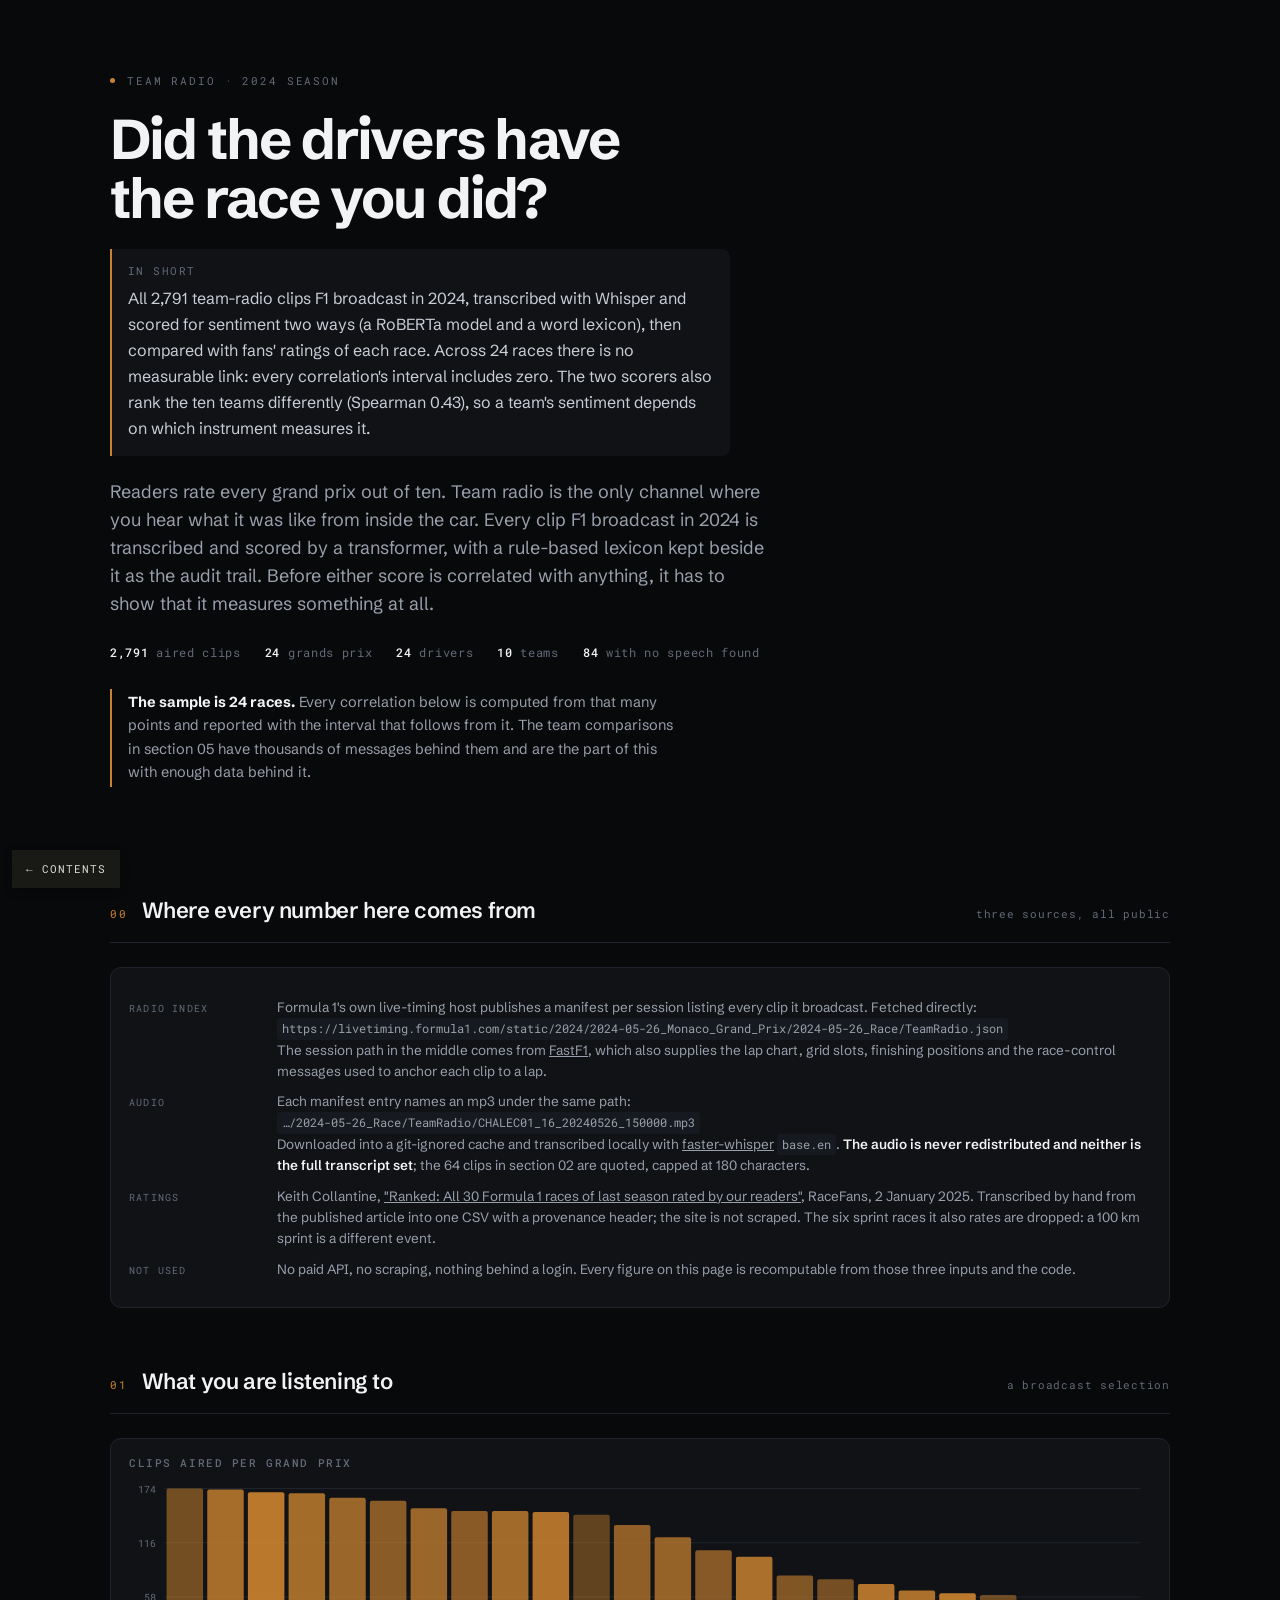
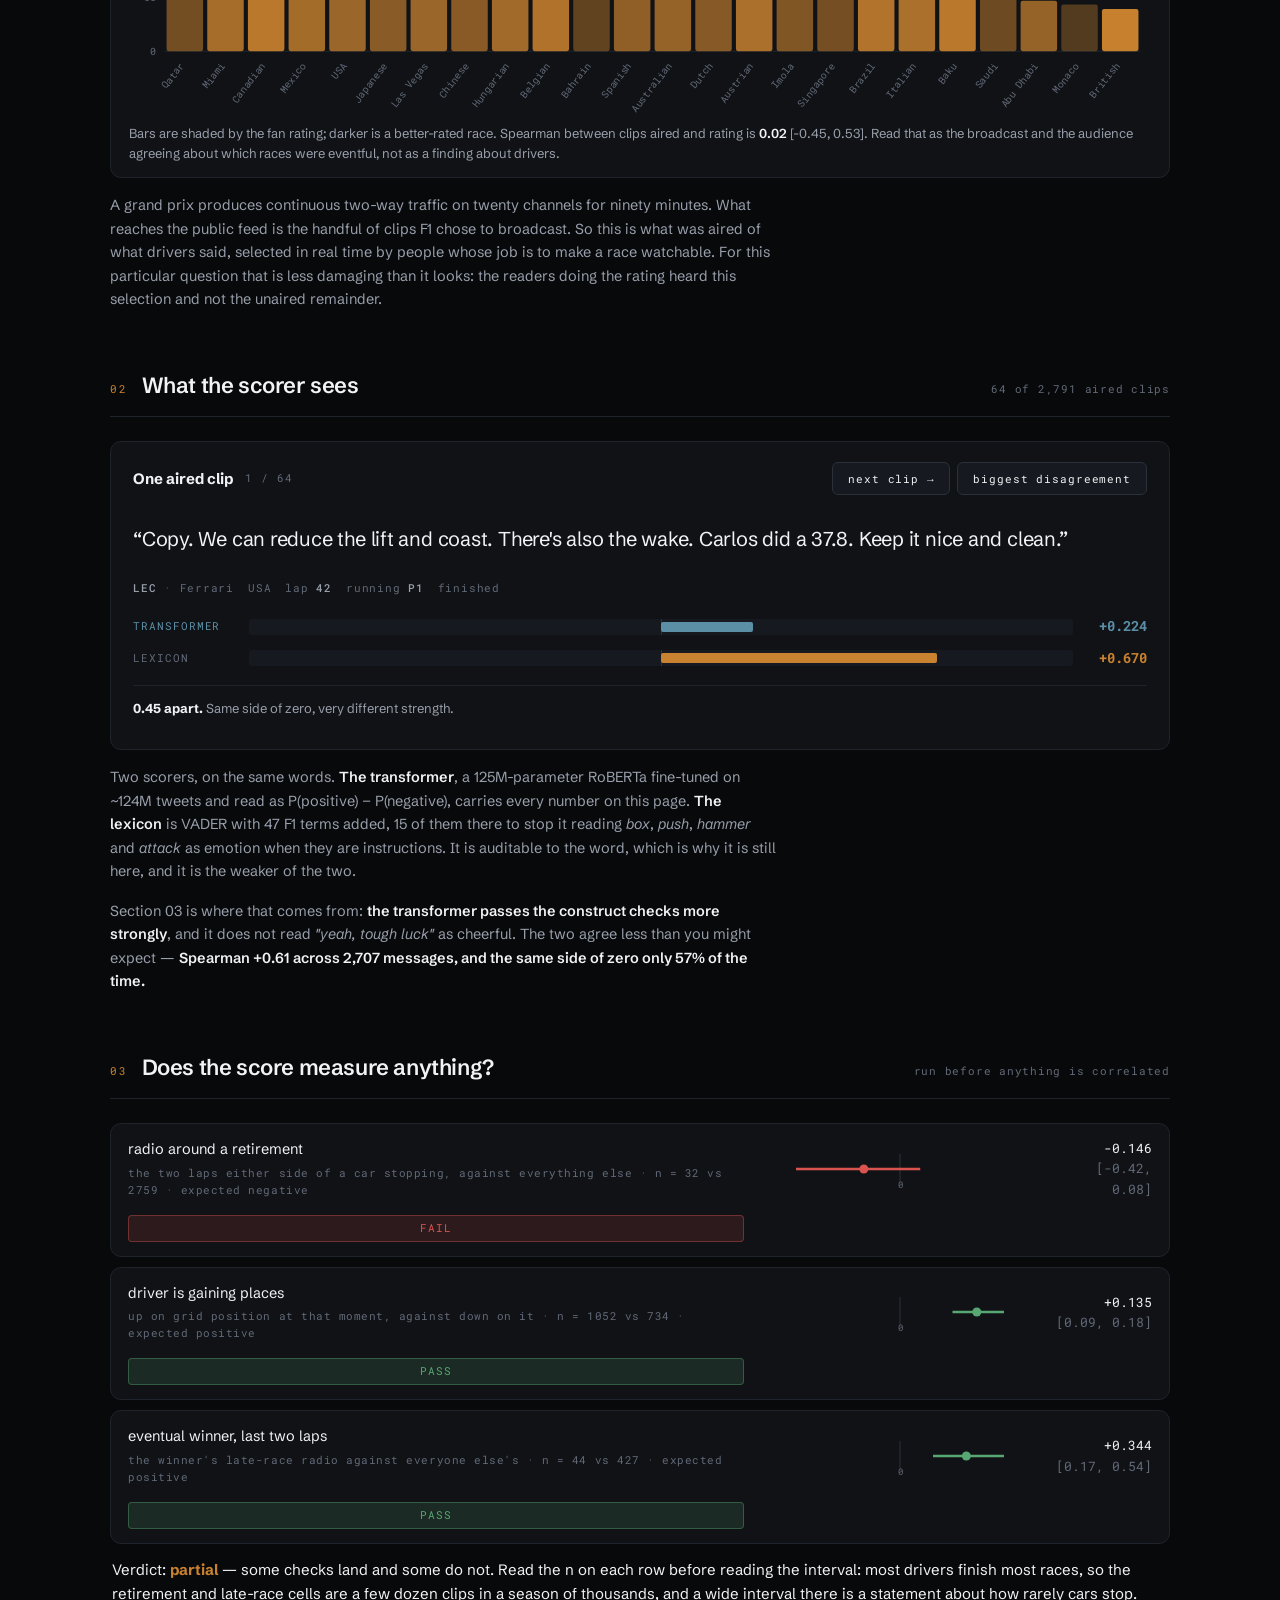
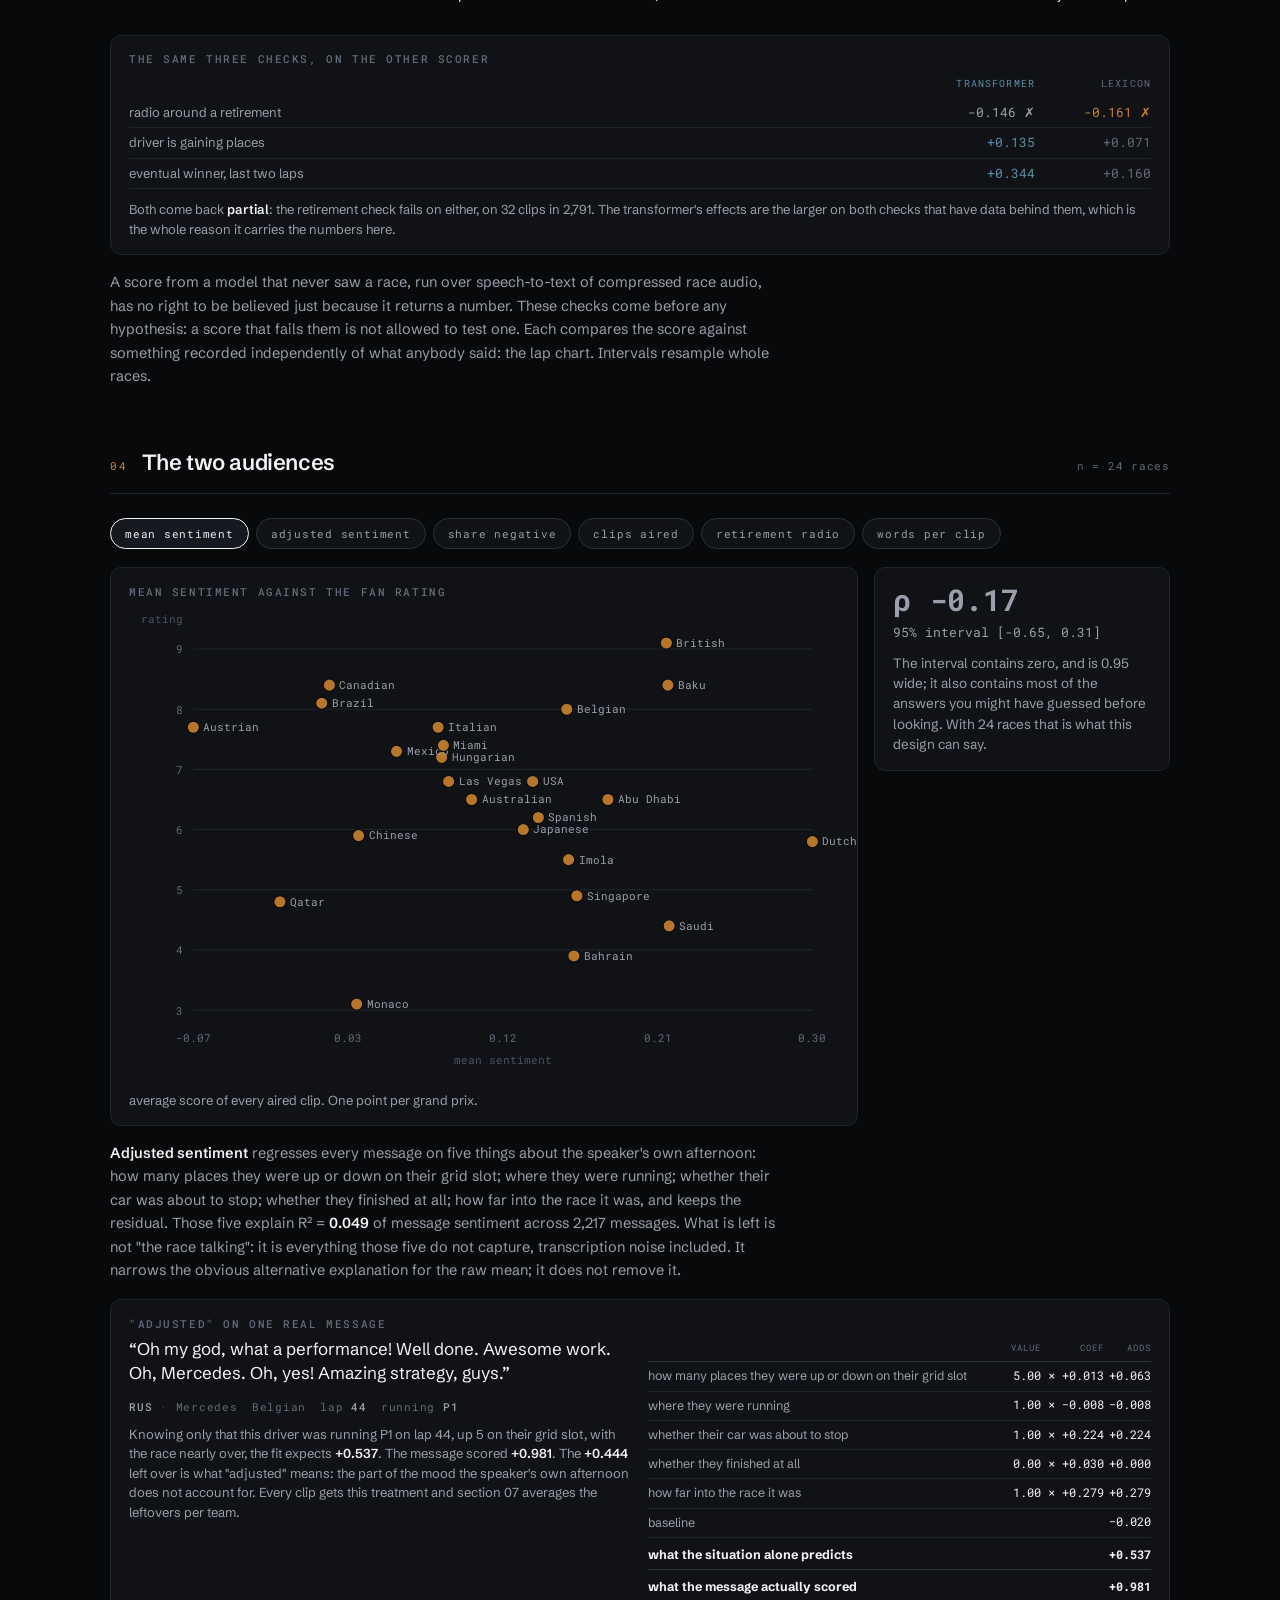
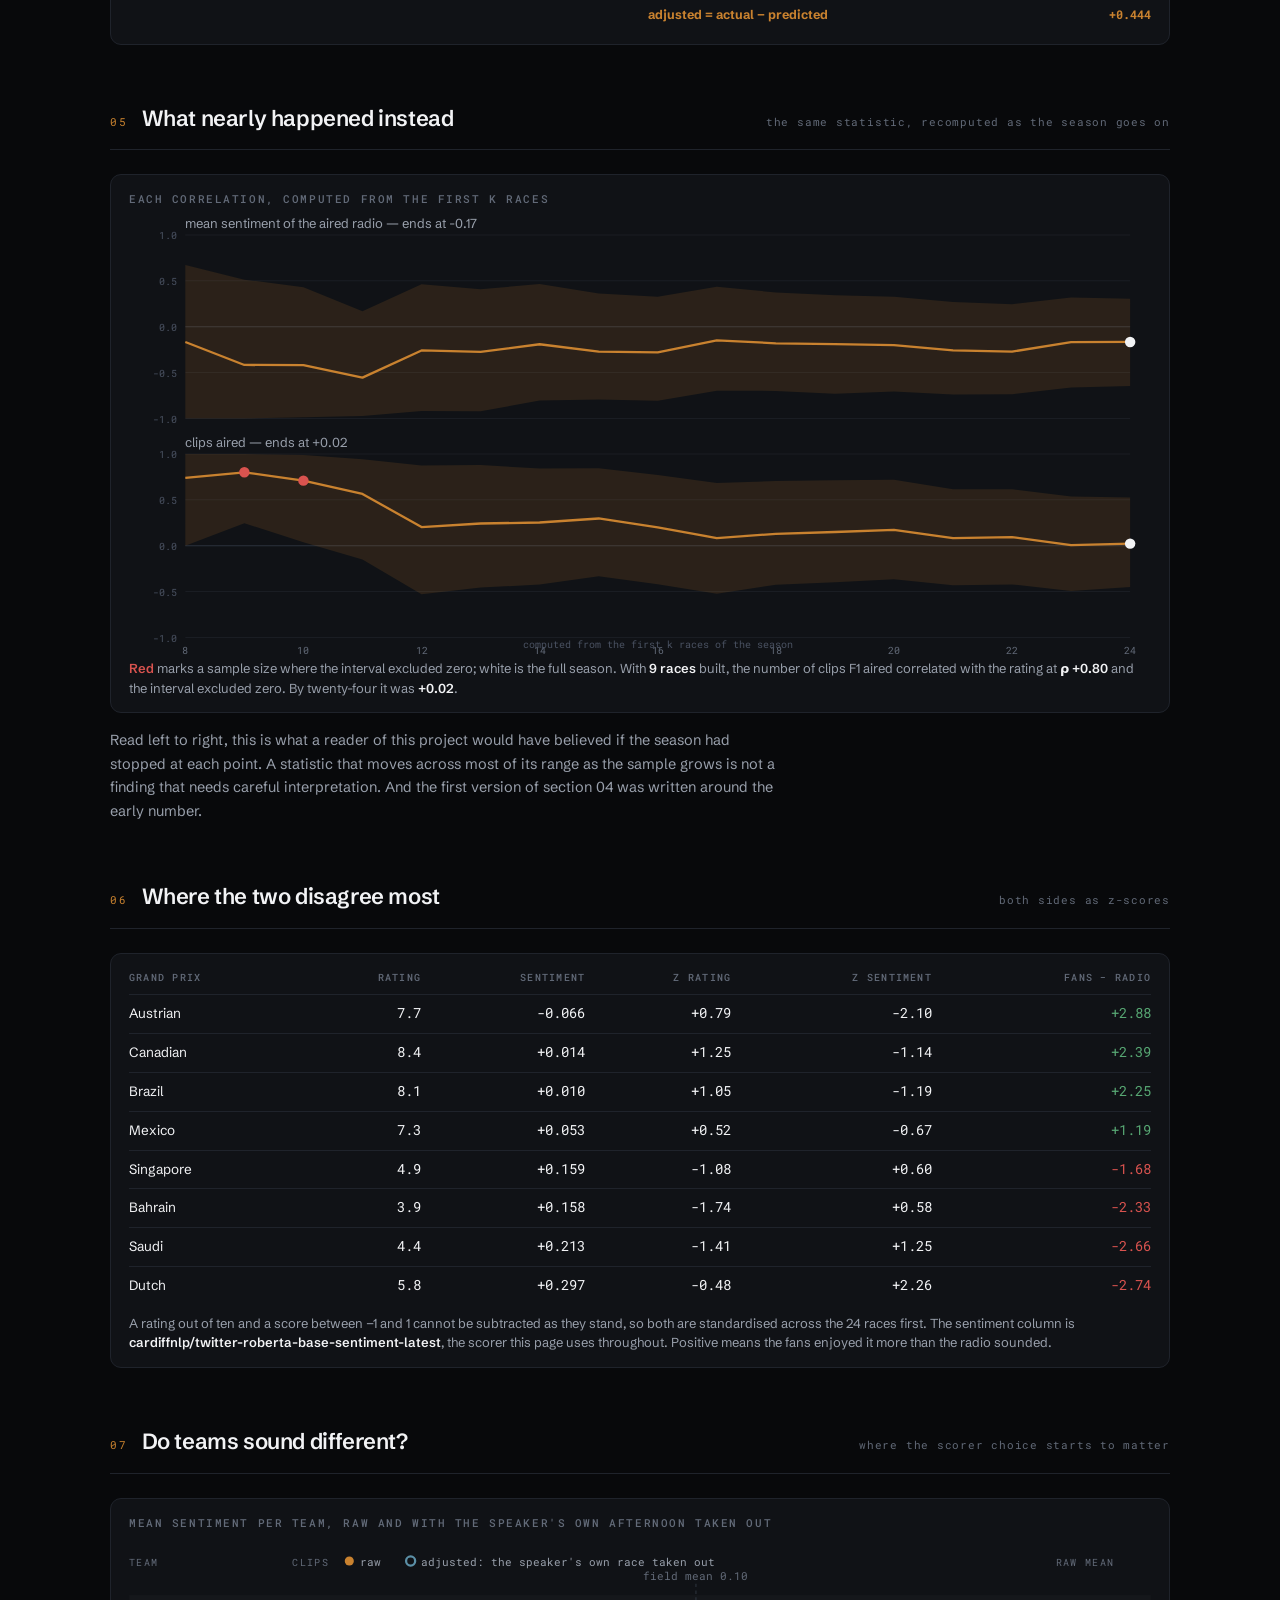
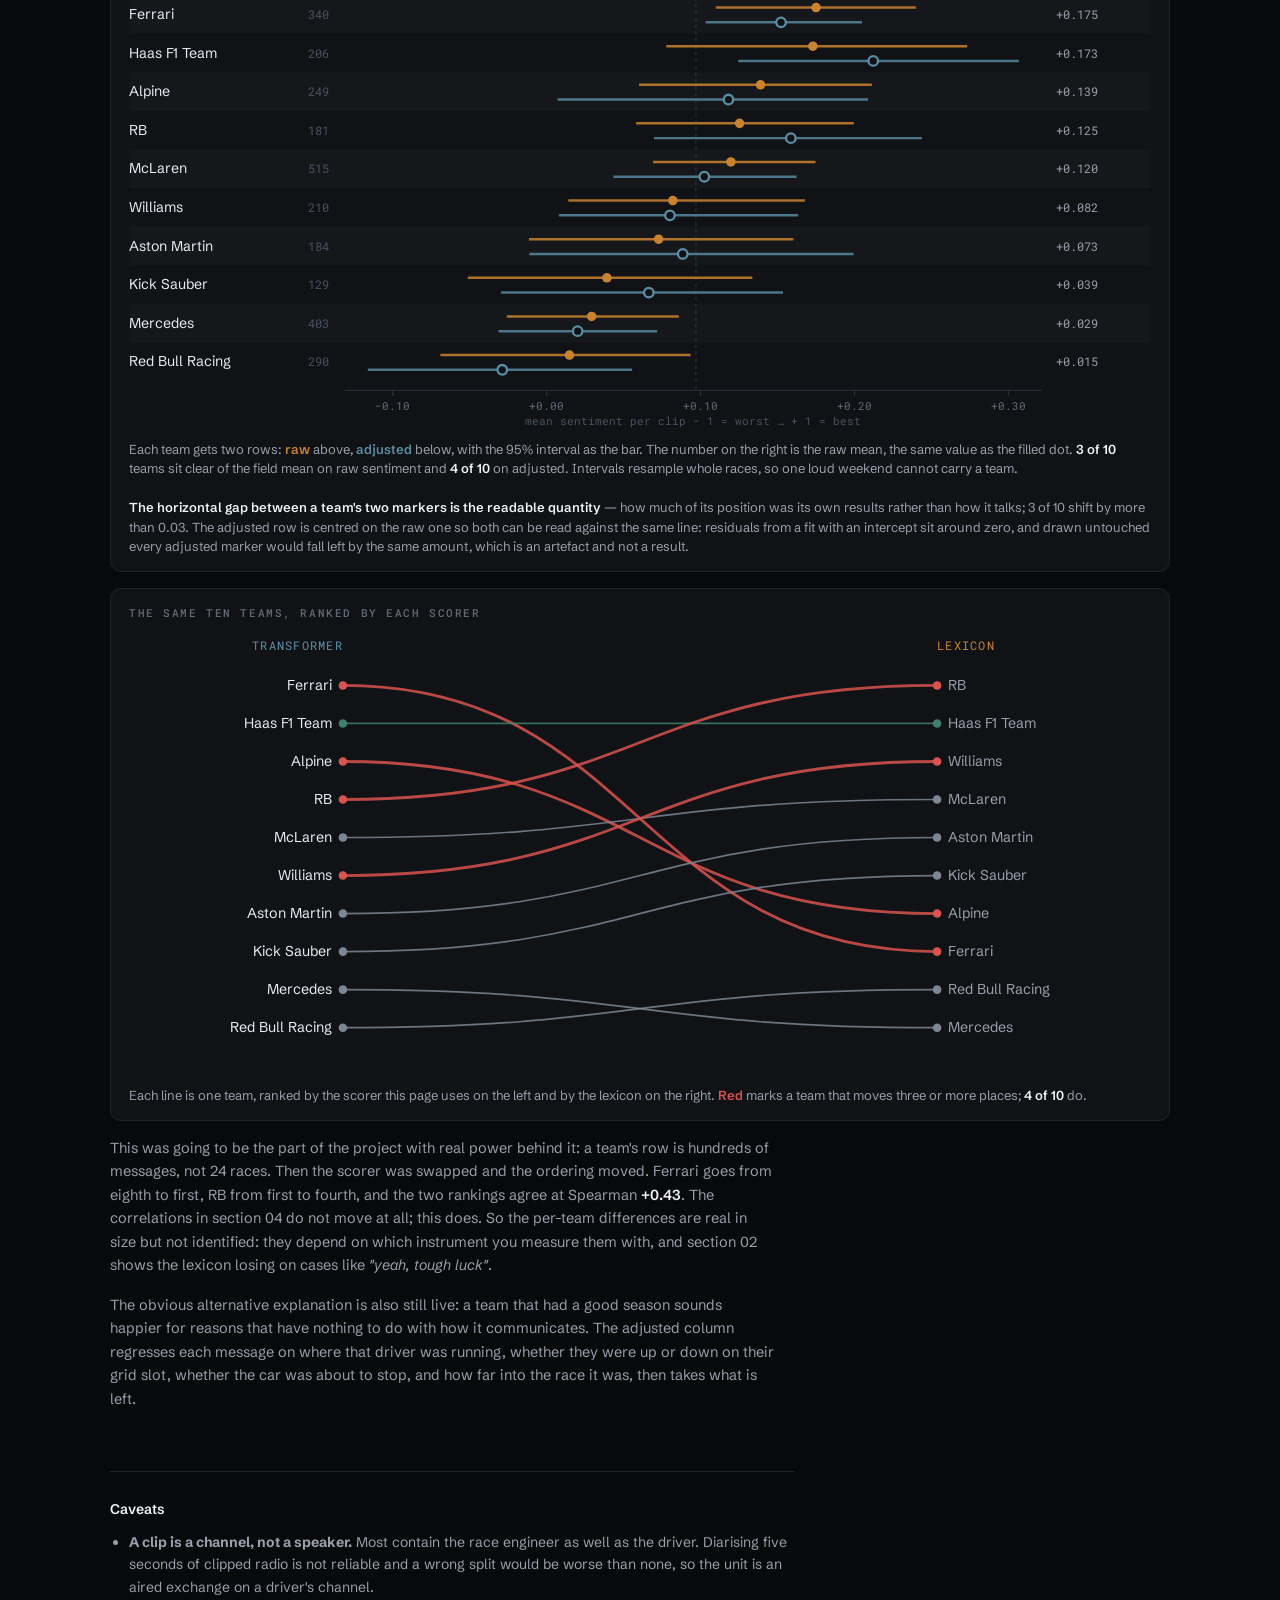
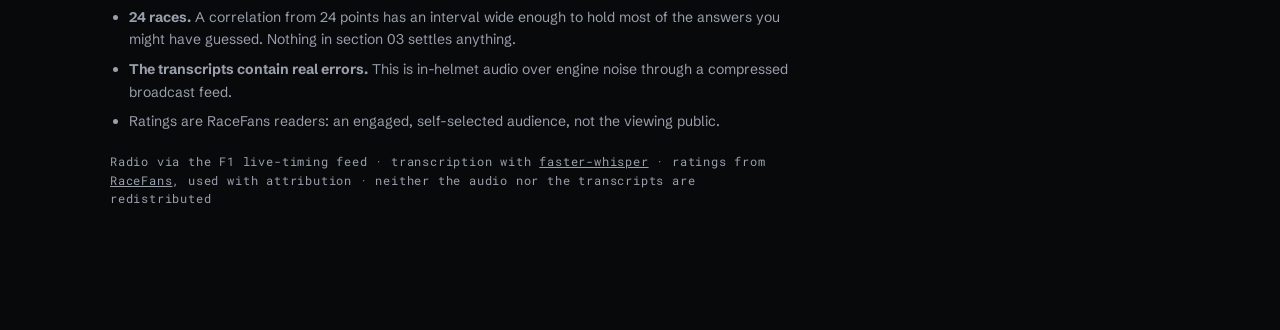
<file: apps/f1-radio/index.html>
<!doctype html>
<html lang="en">
<head>
<meta charset="utf-8">
<meta name="viewport" content="width=device-width, initial-scale=1">
<title>The race you heard</title>
<meta name="description" content="Every team radio clip F1 broadcast in 2024, transcribed and scored, against how readers rated each race.">
<link rel="preconnect" href="https://fonts.googleapis.com">
<link rel="preconnect" href="https://fonts.gstatic.com" crossorigin>
<link rel="stylesheet" href="https://fonts.googleapis.com/css2?family=Schibsted+Grotesk:wght@400;500;600;700&family=Roboto+Mono:wght@400;500;700&display=swap">
<style>
:root{
  --void:#08090B; --panel:#101216; --panel-2:#161920; --edge:#1F232B; --edge-2:#2B313B;
  --text:#F2F3F5; --dim:#99A0AC; --faint:#626A78;
  --accent:#C9822F; --hot:#D9534F; --cool:#5B8FA6; --good:#57A773;
  --sans:"Schibsted Grotesk",system-ui,-apple-system,"Segoe UI",sans-serif;
  --mono:"Roboto Mono",ui-monospace,Menlo,monospace;
}
*{box-sizing:border-box}
body{margin:0;padding-inline:24px;background:var(--void);color:var(--text);
  font-family:var(--sans);font-size:15px;line-height:1.62;-webkit-font-smoothing:antialiased}
.wrap{max-width:1060px;margin-inline:auto;padding-block:0 110px}
a{color:inherit}
a:focus-visible,button:focus-visible{outline:2px solid var(--accent);outline-offset:3px;border-radius:3px}

.hero{padding-block:72px 36px;max-width:770px}
.eyebrow{font-family:var(--mono);font-size:11px;letter-spacing:.17em;text-transform:uppercase;
  color:var(--faint);margin:0 0 20px;display:flex;gap:12px;align-items:center;flex-wrap:wrap}
.eyebrow .dot{width:5px;height:5px;border-radius:50%;background:var(--accent)}
h1{font-size:clamp(34px,5.6vw,56px);line-height:1.05;letter-spacing:-.032em;font-weight:700;
  margin:0;text-wrap:balance}
.deck{font-size:18px;line-height:1.56;color:var(--dim);max-width:60ch;margin:22px 0 0}
.deck em{font-style:normal;color:var(--text)}
.facts{margin-top:26px;display:flex;gap:24px;flex-wrap:wrap;font-family:var(--mono);
  font-size:11.5px;letter-spacing:.06em;color:var(--faint)}
.facts b{color:var(--text);font-weight:500}
.warn{margin-top:26px;border-left:2px solid var(--accent);padding:2px 0 2px 16px;
  color:var(--dim);font-size:14.5px;max-width:64ch}
.warn b{color:var(--text)}

section{margin-top:56px}
.shead{display:flex;align-items:baseline;gap:14px;flex-wrap:wrap;
  padding-bottom:13px;border-bottom:1px solid var(--edge);margin-bottom:24px}
.shead .n{font-family:var(--mono);font-size:11px;letter-spacing:.16em;color:var(--accent)}
.shead h2{font-size:22px;font-weight:600;letter-spacing:-.018em;margin:0}
.shead .sub{font-family:var(--mono);font-size:11px;color:var(--faint);letter-spacing:.07em;
  margin-left:auto}
p.note{color:var(--dim);max-width:74ch;margin:16px 0 0;font-size:14.5px}
p.note b{color:var(--text);font-weight:600}
.card{background:var(--panel);border:1px solid var(--edge);border-radius:11px;padding:16px 18px 14px}
.card h4{margin:0 0 4px;font-family:var(--mono);font-size:10.5px;letter-spacing:.15em;
  text-transform:uppercase;color:var(--faint);font-weight:500}
.card .cap{color:var(--dim);font-size:13px;line-height:1.5;margin:9px 0 0}
.card .cap b{color:var(--text);font-weight:600}
svg{width:100%;display:block;overflow:visible}

/* worked example of the adjustment */
.work{display:grid;grid-template-columns:1fr 1fr;gap:16px;align-items:start}
.work .q{font-size:17px;line-height:1.45;margin:0 0 10px}
.sum{width:100%;border-collapse:collapse;font-family:var(--mono);font-size:11.5px}
.sum td{padding:4px 0;border-bottom:1px solid var(--edge);font-variant-numeric:tabular-nums}
.sum td:first-child{font-family:var(--sans);font-size:12.5px;color:var(--dim)}
.sum td:not(:first-child){text-align:right;white-space:nowrap}
.sum tr.tot td{border-top:1px solid var(--edge-2);border-bottom:0;padding-top:7px;
  color:var(--text);font-weight:700}
.sum tr.res td{color:var(--accent);font-weight:700;border-bottom:0}
.sum .hd td{color:var(--faint);font-size:9px;letter-spacing:.1em;text-transform:uppercase;
  border-bottom:1px solid var(--edge-2);padding-bottom:6px}
@media (max-width:860px){.work{grid-template-columns:1fr}}

/* example clip */
.clip{background:var(--panel);border:1px solid var(--edge);border-radius:11px;padding:20px 22px 18px}
.clip .ctop{display:flex;align-items:center;gap:12px;margin-bottom:14px}
.clip .ctop h4{margin:0}
.clip .btns{margin-left:auto;display:flex;gap:7px}
.clip button{font-family:var(--mono);font-size:11px;letter-spacing:.08em;cursor:pointer;
  background:var(--panel-2);color:var(--text);border:1px solid var(--edge-2);border-radius:6px;
  padding:8px 15px;transition:.13s}
.clip button:hover{border-color:var(--accent);color:var(--accent)}
.quote{font-size:20px;line-height:1.45;letter-spacing:-.011em;margin:0;text-wrap:balance;
  min-height:2.9em;display:flex;align-items:center}
.quote q{quotes:"\201C" "\201D"}
.ctx{font-family:var(--mono);font-size:11px;letter-spacing:.07em;color:var(--faint);
  margin:12px 0 18px;display:flex;gap:14px;flex-wrap:wrap}
.ctx b{color:var(--dim);font-weight:500}
.bars{display:grid;grid-template-columns:104px 1fr 62px;gap:9px 12px;align-items:center}
.bars .bk{font-family:var(--mono);font-size:10.5px;letter-spacing:.09em;text-transform:uppercase;
  color:var(--faint)}
.bars .bv{font-family:var(--mono);font-size:14px;font-weight:700;text-align:right;
  font-variant-numeric:tabular-nums}
.gauge{position:relative;height:16px;background:var(--panel-2);border-radius:3px;overflow:hidden}
.gauge .zero{position:absolute;left:50%;top:0;bottom:0;width:1px;background:var(--edge-2)}
.gauge .fill{position:absolute;top:3px;bottom:3px;border-radius:2px;transition:.18s}
.disagree{margin-top:15px;padding-top:13px;border-top:1px solid var(--edge);font-size:13px;
  color:var(--dim);line-height:1.5}
.disagree b{color:var(--text)}
.counter{font-family:var(--mono);font-size:10.5px;color:var(--faint);letter-spacing:.09em}

/* where the data comes from */
.src{display:grid;grid-template-columns:130px 1fr;gap:10px 18px;font-size:13.5px;
  align-items:baseline}
.src dt{font-family:var(--mono);font-size:10px;letter-spacing:.12em;text-transform:uppercase;
  color:var(--faint)}
.src dd{margin:0;color:var(--dim);line-height:1.55}
.src dd b{color:var(--text);font-weight:600}
.src code{font-family:var(--mono);font-size:11.5px;color:var(--warm);word-break:break-all;
  background:var(--panel-2);padding:2px 5px;border-radius:3px;display:inline-block;
  line-height:1.5}

/* validity */
.vrow{display:grid;grid-template-columns:1fr;gap:10px}
.vc{background:var(--panel);border:1px solid var(--edge);border-radius:11px;padding:14px 17px;
  display:grid;grid-template-columns:1fr 280px 96px;gap:16px;align-items:center}
.vc .vt{font-size:14.5px}
.vc .vt small{display:block;color:var(--faint);font-family:var(--mono);font-size:10.5px;
  letter-spacing:.05em;margin-top:3px}
.vc .vv{font-family:var(--mono);font-size:12.5px;text-align:right;font-variant-numeric:tabular-nums}
.tag{font-family:var(--mono);font-size:10.5px;letter-spacing:.11em;text-transform:uppercase;
  padding:4px 9px;border-radius:4px;text-align:center}
.tag.pass{background:rgba(87,167,115,.16);color:var(--good);border:1px solid rgba(87,167,115,.4)}
.tag.fail{background:rgba(217,83,79,.14);color:var(--hot);border:1px solid rgba(217,83,79,.4)}

/* scatter controls */
.picker{display:flex;gap:7px;flex-wrap:wrap;margin-bottom:18px}
.picker button{font-family:var(--mono);font-size:11px;letter-spacing:.07em;cursor:pointer;
  background:var(--panel);color:var(--dim);border:1px solid var(--edge-2);border-radius:20px;
  padding:7px 14px;transition:.13s}
.picker button:hover{color:var(--text);border-color:var(--faint)}
.picker button[aria-pressed=true]{background:var(--panel-2);color:var(--text);border-color:var(--text)}
.two{display:grid;grid-template-columns:1fr 296px;gap:16px;align-items:start}
.stat{background:var(--panel);border:1px solid var(--edge);border-radius:11px;padding:16px 18px}
.stat .big{font-family:var(--mono);font-size:30px;font-weight:700;line-height:1.08;
  font-variant-numeric:tabular-nums}
.stat .ci{font-family:var(--mono);font-size:12.5px;color:var(--dim);margin-top:5px}
.stat .d{color:var(--dim);font-size:13.5px;line-height:1.5;margin-top:11px}
.stat .d b{color:var(--text)}

/* tables */
table{width:100%;border-collapse:collapse;font-size:13.5px}
th{font-family:var(--mono);font-size:9.5px;letter-spacing:.13em;text-transform:uppercase;
  color:var(--faint);font-weight:500;text-align:right;padding:0 0 9px;border-bottom:1px solid var(--edge)}
th:first-child{text-align:left}
td{padding:8px 0;border-bottom:1px solid var(--edge);text-align:right;
  font-family:var(--mono);font-variant-numeric:tabular-nums}
td:first-child{text-align:left;font-family:var(--sans)}
tr:last-child td{border-bottom:0}
.up{color:var(--good)} .down{color:var(--hot)}

footer{margin-top:60px;padding-top:26px;border-top:1px solid var(--edge);color:var(--dim);
  font-size:14px;max-width:76ch}
footer h3{color:var(--text);font-size:14px;margin:0 0 10px;font-weight:600}
footer ul{margin:0 0 20px;padding-left:19px} footer li{margin-bottom:7px}
footer .lk{font-family:var(--mono);font-size:11.5px;letter-spacing:.07em}
#err{display:none;background:#2A1A14;border:1px solid var(--accent);border-radius:10px;
  padding:16px 18px;color:#F0DCC0;font-family:var(--mono);font-size:12.5px;margin-top:30px}
@media (max-width:880px){.two{grid-template-columns:1fr}.vc{grid-template-columns:1fr}
  .vc .vv{text-align:left}.hero{padding-block:52px 28px}}

#zback{position:fixed;left:12px;bottom:12px;z-index:99999;font-family:var(--mono);font-size:11px;
  letter-spacing:.09em;text-transform:uppercase;text-decoration:none;background:#1B1B18;
  color:#EDEDE6;padding:9px 13px;border:1px solid #1B1B18;box-shadow:0 2px 10px rgba(0,0,0,.28);opacity:.93}
#zback:hover{background:var(--accent);border-color:var(--accent);opacity:1}
/* The back link is fixed bottom-left, which on a phone parks it on top of the
   paragraph the reader is in. Smaller there, and the page keeps a gutter under
   its last line so nothing important ends up beneath it. */
@media (max-width:640px){
  #zback{left:10px;bottom:10px;padding:7px 10px;font-size:10px;letter-spacing:.06em}
  .stAppViewContainer .block-container,.main .block-container{padding-bottom:76px!important}
  body{padding-bottom:env(safe-area-inset-bottom)}
}
@media print{#zback{display:none}}
/* Two or three sentences a reader can stop after. Filled from the payload in boot(), so the
   numbers in it cannot drift from the ones further down the page. */
.tldr{font-size:16px;line-height:1.62;color:#C9CED6;max-width:62ch;margin:22px 0 0;
  padding:14px 16px;border-left:2px solid var(--accent);background:var(--panel);
  border-radius:0 8px 8px 0;min-height:4.8em}
.tldr .k{display:block;font-family:var(--mono);font-size:10.5px;letter-spacing:.14em;
  text-transform:uppercase;color:var(--faint);margin-bottom:6px}
</style>
</head>
<body>
<div class="wrap">
  <header class="hero">
    <p class="eyebrow"><span class="dot"></span> Team radio · 2024 season</p>
    <h1>Did the drivers have the race you did?</h1>
    <div class="tldr" id="tldr"></div>
    <p class="deck">Readers rate every grand prix out of ten. Team radio is the only channel
      where you hear what it was like from inside the car. Every clip F1 broadcast in 2024 is
      transcribed and scored by a transformer, with a rule-based lexicon kept beside it as the
      audit trail. Before either score is correlated with anything, it has to show that it
      measures something at all.</p>
    <p class="facts" id="facts"></p>
    <p class="warn" id="warn"></p>
  </header>

  <section>
    <div class="shead"><span class="n">00</span><h2>Where every number here comes from</h2>
      <span class="sub">three sources, all public</span></div>
    <div class="card">
      <dl class="src">
        <dt>Radio index</dt>
        <dd>Formula 1's own live-timing host publishes a manifest per session listing every
          clip it broadcast. Fetched directly:<br>
          <code>https://livetiming.formula1.com/static/2024/2024-05-26_Monaco_Grand_Prix/2024-05-26_Race/TeamRadio.json</code>
          <br>The session path in the middle comes from
          <a href="https://github.com/theOehrly/Fast-F1">FastF1</a>, which also supplies the
          lap chart, grid slots, finishing positions and the race-control messages used to
          anchor each clip to a lap.</dd>

        <dt>Audio</dt>
        <dd>Each manifest entry names an mp3 under the same path:<br>
          <code>…/2024-05-26_Race/TeamRadio/CHALEC01_16_20240526_150000.mp3</code>
          <br>Downloaded into a git-ignored cache and transcribed locally with
          <a href="https://github.com/SYSTRAN/faster-whisper">faster-whisper</a>
          <code>base.en</code>. <b>The audio is never redistributed and neither is the full
          transcript set</b>; the 64 clips in section 02 are quoted, capped at 180 characters.</dd>

        <dt>Ratings</dt>
        <dd>Keith Collantine, <a href="https://www.racefans.net/2025/01/02/ranked-all-30-formula-1-races-of-last-season-rated-by-our-readers/">"Ranked:
          All 30 Formula 1 races of last season rated by our readers"</a>, RaceFans,
          2 January 2025. Transcribed by hand from the published article into one CSV with a
          provenance header; the site is not scraped. The six sprint races it also rates are
          dropped: a 100 km sprint is a different event.</dd>

        <dt>Not used</dt>
        <dd>No paid API, no scraping, nothing behind a login. Every figure on this page is
          recomputable from those three inputs and the code.</dd>
      </dl>
    </div>
  </section>

  <section>
    <div class="shead"><span class="n">01</span><h2>What you are listening to</h2>
      <span class="sub">a broadcast selection</span></div>
    <div class="card">
      <h4>Clips aired per grand prix</h4>
      <svg id="volsvg" viewBox="0 0 980 230" role="img"></svg>
      <p class="cap" id="volcap"></p>
    </div>
    <p class="note">A grand prix produces continuous two-way traffic on twenty channels for
      ninety minutes. What reaches the public feed is the handful of clips F1 chose to
      broadcast. So this is what was aired of what drivers said, selected in real time by people whose job is to make a race watchable.
      For this particular question that is less damaging than it looks: the readers doing
      the rating heard this selection and not the unaired remainder.</p>
  </section>

  <section>
    <div class="shead"><span class="n">02</span><h2>What the scorer sees</h2>
      <span class="sub" id="exsub"></span></div>
    <div class="clip">
      <div class="ctop">
        <h4>One aired clip</h4>
        <span class="counter" id="excount"></span>
        <div class="btns">
          <button id="exnext">next clip →</button>
          <button id="exgap">biggest disagreement</button>
        </div>
      </div>
      <p class="quote" id="extext"></p>
      <p class="ctx" id="exctx"></p>
      <div class="bars" id="exbars"></div>
      <p class="disagree" id="exgloss"></p>
    </div>
    <p class="note">Two scorers, on the same words. <b>The transformer</b>, a 125M-parameter
      RoBERTa fine-tuned on ~124M tweets and read as P(positive) − P(negative), carries every
      number on this page. <b>The lexicon</b> is VADER with 47 F1 terms added, 15 of them there
      to stop it reading <em>box</em>, <em>push</em>, <em>hammer</em> and <em>attack</em> as
      emotion when they are instructions. It is auditable to the word, which is why it is still
      here, and it is the weaker of the two.</p>
    <p class="note">Section 03 is where that comes from: <b>the transformer
      passes the construct checks more strongly</b>, and it does not read <em>"yeah, tough
      luck"</em> as cheerful. The two agree less than you might expect —
      <b id="exagree"></b></p>
  </section>

  <section>
    <div class="shead"><span class="n">03</span><h2>Does the score measure anything?</h2>
      <span class="sub">run before anything is correlated</span></div>
    <div class="vrow" id="validity"></div>
    <div class="card" style="margin-top:14px;padding:15px 18px">
      <h4>The same three checks, on the other scorer</h4>
      <p class="cap" id="cmpvalidity" style="margin-top:9px"></p>
    </div>
    <p class="note">A score from a model that never saw a race, run over speech-to-text of
      compressed race audio, has no right to be believed just because it returns a number.
      These checks come before any hypothesis: a score that fails them is not allowed to test
      one. Each compares the score against something recorded independently
      of what anybody said: the lap chart. Intervals resample whole races.</p>
  </section>

  <section>
    <div class="shead"><span class="n">04</span><h2>The two audiences</h2>
      <span class="sub" id="nsub"></span></div>
    <div class="picker" id="picker"></div>
    <div class="two">
      <div class="card">
        <h4 id="scattitle">Radio against the fan rating</h4>
        <svg id="scatsvg" viewBox="0 0 640 430" role="img"></svg>
        <p class="cap" id="scatcap"></p>
      </div>
      <div class="stat" id="stat"></div>
    </div>
    <p class="note" id="residnote"></p>

    <div class="card" style="margin-top:16px">
      <h4>"Adjusted" on one real message</h4>
      <div class="work">
        <div>
          <p class="q" id="wkquote"></p>
          <p class="ctx" id="wkctx" style="margin-bottom:0"></p>
          <p class="cap" id="wkgloss"></p>
        </div>
        <table class="sum" id="wktable"></table>
      </div>
    </div>
  </section>

  <section>
    <div class="shead"><span class="n">05</span><h2>What nearly happened instead</h2>
      <span class="sub">the same statistic, recomputed as the season goes on</span></div>
    <div class="card">
      <h4>Each correlation, computed from the first k races</h4>
      <svg id="curvesvg" viewBox="0 0 980 420" role="img"></svg>
      <p class="cap" id="curvecap"></p>
    </div>
    <p class="note">Read left to right, this is what a reader of this project would have
      believed if the season had stopped at each point. A statistic that moves across most of
      its range as the sample grows is not a finding that needs careful interpretation. And
      the first version of section 04 was written around the early number.</p>
  </section>

  <section>
    <div class="shead"><span class="n">06</span><h2>Where the two disagree most</h2>
      <span class="sub">both sides as z-scores</span></div>
    <div class="card">
      <table id="gaps"></table>
      <p class="cap" id="gapcap"></p>
    </div>
  </section>

  <section>
    <div class="shead"><span class="n">07</span><h2>Do teams sound different?</h2>
      <span class="sub">where the scorer choice starts to matter</span></div>
    <div class="card">
      <h4>Mean sentiment per team, raw and with the speaker's own afternoon taken out</h4>
      <svg id="teamsvg" viewBox="0 0 900 380" role="img"></svg>
      <p class="cap" id="teamcap"></p>
    </div>
    <div class="card" style="margin-top:16px">
      <h4>The same ten teams, ranked by each scorer</h4>
      <svg id="scorersvg" viewBox="0 0 860 380" role="img"></svg>
      <p class="cap" id="scorercap"></p>
    </div>
    <p class="note">This was going to be the part of the project with real power behind it: a
      team's row is hundreds of messages, not 24 races. Then the scorer was swapped and the
      ordering moved. Ferrari goes from eighth to first, RB from first to fourth, and the
      two rankings agree at Spearman <b id="scorerrho"></b>. The correlations in section 04 do
      not move at all; this does. So the per-team differences are
      real in size but not identified: they depend on which instrument you measure them
      with, and section 02 shows the lexicon losing on cases like <em>"yeah, tough luck"</em>.</p>
    <p class="note">The obvious alternative explanation is also still live: a team that had a
      good season sounds happier for reasons that have nothing to do with how it communicates.
      The adjusted column regresses each message on where that driver was running, whether they
      were up or down on their grid slot, whether the car was about to stop, and how far into
      the race it was, then takes what is left.</p>
  </section>

  <div id="err"></div>

  <footer>
    <h3>Caveats</h3>
    <ul>
      <li><b>A clip is a channel, not a speaker.</b> Most contain the race engineer as well as
        the driver. Diarising five seconds of clipped radio is not reliable and a wrong split
        would be worse than none, so the unit is an aired exchange on a driver's channel.</li>
      <li><b>24 races.</b> A correlation from 24 points has an interval wide enough to hold
        most of the answers you might have guessed. Nothing in section 03 settles anything.</li>
      <li><b>The transcripts contain real errors.</b> This is in-helmet audio over engine noise
        through a compressed broadcast feed.</li>
      <li>Ratings are RaceFans readers: an engaged, self-selected audience, not the viewing
        public.</li>
    </ul>
    <p class="lk">Radio via the F1 live-timing feed · transcription with
      <a href="https://github.com/SYSTRAN/faster-whisper">faster-whisper</a> ·
      ratings from <a href="https://www.racefans.net/2025/01/02/ranked-all-30-formula-1-races-of-last-season-rated-by-our-readers/">RaceFans</a>,
      used with attribution · neither the audio nor the transcripts are redistributed</p>
  </footer>
</div>
<a id="zback" href="../../">← Contents</a>

<script>
const SVG = "http://www.w3.org/2000/svg";
const el = (n, a = {}, t) => { const e = document.createElementNS(SVG, n);
  for (const k in a) e.setAttribute(k, a[k]); if (t != null) e.textContent = t; return e; };
const FEATURES = [
  {k:"mean_sentiment",  n:"mean sentiment",       d:"average score of every aired clip"},
  {k:"mean_resid",      n:"adjusted sentiment",   d:"with each speaker's own afternoon taken out"},
  {k:"share_negative",  n:"share negative",       d:"clips scoring below −0.05"},
  {k:"n_clips",         n:"clips aired",          d:"how much radio the broadcast used"},
  {k:"share_around_exit", n:"retirement radio",   d:"share of clips within two laps of a car stopping"},
  {k:"mean_words",      n:"words per clip",       d:"how long the aired messages were"},
];
const SITUATION_LABEL = {
  places_so_far: "how many places they were up or down on their grid slot",
  position: "where they were running",
  around_exit: "whether their car was about to stop",
  finished: "whether they finished at all",
  race_fraction: "how far into the race it was",
};
let D = null, FEAT = "mean_sentiment", EX = [], EXI = 0, EXORDER = [];

// cache:"no-cache" forces a revalidation rather than serving whatever is in the browser.
// The page and its payload are versioned together and have to stay together: a returning
// visitor holding a cached JSON against freshly deployed markup gets exactly the mismatch
// tools/check_pages.py exists to prevent, only in their browser instead of in the repo.
// Unchanged files still cost one 304 rather than a download.
fetch("data/radio.json", {cache: "no-cache"}).then(r => { if (!r.ok) throw new Error("HTTP " + r.status); return r.json(); })
  .then(d => { D = d; boot(); })
  .catch(e => { const b = document.getElementById("err"); b.style.display = "block";
                b.textContent = "Could not load data/radio.json — " + e.message; });

function short(ev){ return ev.replace(/ Grand Prix$/, "").replace("United States","USA")
  .replace("Emilia Romagna","Imola").replace("Mexico City","Mexico").replace("São Paulo","Brazil")
  .replace("Saudi Arabian","Saudi").replace("Azerbaijan","Baku"); }

function boot(){
  const c = D.corpus;
  {
    const none = D.correlations.every(x => x.crosses_zero);
    const word = n => (["zero","one","two","three","four","five","six","seven","eight","nine","ten"][n] || String(n));
    document.getElementById("tldr").innerHTML =
      `<span class="k">In short</span>All ${c.clips.toLocaleString()} team-radio clips F1 ` +
      `broadcast in ${c.season}, transcribed with Whisper and scored for sentiment two ways ` +
      `(a RoBERTa model and a word lexicon), then compared with fans' ratings of each race. ` +
      (none ? `Across ${c.races} races there is no measurable link: every correlation's interval ` +
              `includes zero. `
            : `Across ${c.races} races, some correlations clear zero; section 04 has them. `) +
      `The two scorers also rank the ${word(c.teams)} teams differently (Spearman ` +
      `${D.head_to_head.team_order_spearman.toFixed(2)}), so a team's sentiment depends on ` +
      `which instrument measures it.`;
  }
  document.getElementById("facts").innerHTML =
    `<span><b>${c.clips.toLocaleString()}</b> aired clips</span>` +
    `<span><b>${c.races}</b> grands prix</span><span><b>${c.drivers}</b> drivers</span>` +
    `<span><b>${c.teams}</b> teams</span>` +
    `<span><b>${c.empty_transcripts}</b> with no speech found</span>`;
  document.getElementById("warn").innerHTML =
    `<b>The sample is ${D.per_race.length} races.</b> Every correlation below is computed from ` +
    `that many points and reported with the interval that follows from it. The team ` +
    `comparisons in section 05 have thousands of messages behind them and are the part of ` +
    `this with enough data behind it.`;
  document.getElementById("nsub").textContent = `n = ${D.per_race.length} races`;
  drawVolume(); setupExamples(); drawValidity(); drawValidityComparison(); buildPicker(); drawScatter();
  drawCurves(); drawWorkedExample(); drawGaps(); drawTeams(); drawScorerTeams();
  document.getElementById("residnote").innerHTML =
    `<b>Adjusted sentiment</b> regresses every message on five things about the speaker's own ` +
    `afternoon: ${D.residual.variables.map(v => SITUATION_LABEL[v] || v).join("; ")}, and ` +
    `keeps the residual. Those five ` +
    `explain R² = <b>${D.residual.r2.toFixed(3)}</b> of message sentiment across ` +
    `${D.residual.n.toLocaleString()} messages. What is left is not "the race talking": it is ` +
    `everything those five do not capture, transcription noise included. It narrows the obvious ` +
    `alternative explanation for the raw mean; it does not remove it.`;
}

function drawVolume(){
  const s = document.getElementById("volsvg"); s.innerHTML = "";
  const rows = [...D.per_race].sort((a,b) => b.n_clips - a.n_clips);
  const W = 980, H = 230, L = 34, R = 10, T = 12, B = 62;
  const max = Math.max(...rows.map(r => r.n_clips));
  const bw = (W - L - R) / rows.length;
  for (let i = 0; i <= 3; i++){
    const v = max * i / 3, y = T + (1 - v/max) * (H - T - B);
    s.appendChild(el("line", {x1:L, y1:y, x2:W-R, y2:y, stroke:"#1F232B"}));
    s.appendChild(el("text", {x:L-8, y:y+4, fill:"#626A78", "font-family":"var(--mono)",
      "font-size":"10", "text-anchor":"end"}, v.toFixed(0)));
  }
  rows.forEach((r, i) => {
    const h = r.n_clips / max * (H - T - B);
    s.appendChild(el("rect", {x:L + i*bw + 2, y:T + (H-T-B) - h, width:bw-4, height:h, rx:2,
      fill:"#C9822F", opacity:(0.35 + 0.65 * (r.rating - 3) / 6.2).toFixed(2)}));
    const t = el("text", {x:L + i*bw + bw/2, y:H - B + 14, fill:"#626A78",
      "font-family":"var(--mono)", "font-size":"9.5", "text-anchor":"end",
      transform:`rotate(-52 ${L + i*bw + bw/2} ${H - B + 14})`}, short(r.event));
    s.appendChild(t);
  });
  const rho = D.correlations.find(c => c.feature === "n_clips");
  document.getElementById("volcap").innerHTML =
    `Bars are shaded by the fan rating; darker is a better-rated race. Spearman between clips
     aired and rating is <b>${rho.rho.toFixed(2)}</b> [${rho.lo.toFixed(2)}, ${rho.hi.toFixed(2)}].
     Read that as the broadcast and the audience agreeing about which races were eventful,
     not as a finding about drivers.`;
}

/* ---------------- §2 example clips ---------------- */
function shuffled(n, seed){
  const a = [...Array(n).keys()];
  let s = seed;
  for (let i = n - 1; i > 0; i--){                      // deterministic Fisher-Yates
    s = (s * 1103515245 + 12345) & 0x7fffffff;
    const j = s % (i + 1);
    [a[i], a[j]] = [a[j], a[i]];
  }
  return a;
}

function setupExamples(){
  EX = D.examples || [];
  const box = document.getElementById("exsub");
  if (!EX.length){
    document.getElementById("extext").textContent =
      "No example clips in this payload.";
    ["exnext","exgap"].forEach(id => document.getElementById(id).disabled = true);
    return;
  }
  box.textContent = `${EX.length} of ${D.corpus.clips.toLocaleString()} aired clips`;
  EXORDER = shuffled(EX.length, 20240301);
  const hh = D.head_to_head;
  document.getElementById("exagree").textContent = hh
    ? `Spearman ${hh.agreement.spearman >= 0 ? "+" : ""}${hh.agreement.spearman.toFixed(2)} `
      + `across ${hh.agreement.n.toLocaleString()} messages, and the same side of zero only `
      + `${(hh.agreement.same_sign * 100).toFixed(0)}% of the time.`
    : "";
  document.getElementById("exnext").addEventListener("click", () => { EXI++; drawExample(); });
  document.getElementById("exgap").addEventListener("click", () => {
    // jump to the clip the two scorers disagree about most, then walk down that ranking
    const ranked = EX.map((e, i) => [i, Math.abs(e.sentiment - e.sentiment_nn)])
                     .sort((a, b) => b[1] - a[1]).map(x => x[0]);
    EXORDER = ranked.concat(EXORDER.filter(i => !ranked.slice(0, 12).includes(i)));
    EXI = 0; drawExample();
  });
  document.addEventListener("keydown", e => {
    if (e.key === "ArrowRight" || e.key === "ArrowDown"){ EXI++; drawExample(); }
    if (e.key === "ArrowLeft"  || e.key === "ArrowUp"){ EXI--; drawExample(); }
  });
  drawExample();
}

function gauge(v, colour){
  const pct = Math.min(Math.abs(v), 1) * 50;
  const side = v >= 0 ? `left:50%;width:${pct}%` : `right:50%;width:${pct}%`;
  return `<div class="gauge"><div class="zero"></div>
    <div class="fill" style="${side};background:${colour}"></div></div>`;
}

function drawExample(){
  if (!EX.length) return;
  const n = EX.length;
  EXI = ((EXI % n) + n) % n;
  const e = EX[EXORDER[EXI]];
  document.getElementById("extext").innerHTML = `<q>${e.text.replace(/</g, "&lt;")}</q>`;
  document.getElementById("excount").textContent = `${EXI + 1} / ${n}`;
  const pos = Number.isFinite(e.position) ? `P${e.position}` : "—";
  document.getElementById("exctx").innerHTML =
    `<span><b>${e.driver}</b> · ${e.team}</span><span>${short(e.event)}</span>` +
    `<span>lap <b>${e.lap === 0 ? "—" : e.lap}</b></span><span>running <b>${pos}</b></span>` +
    `<span>${e.finished ? "finished" : "did not finish"}</span>`;
  document.getElementById("exbars").innerHTML =
    `<span class="bk" style="color:#5B8FA6">transformer</span>${gauge(e.sentiment_nn, "#5B8FA6")}
     <span class="bv" style="color:#5B8FA6">${e.sentiment_nn >= 0 ? "+" : ""}${e.sentiment_nn.toFixed(3)}</span>
     <span class="bk">lexicon</span>${gauge(e.sentiment, "#C9822F")}
     <span class="bv" style="color:#C9822F">${e.sentiment >= 0 ? "+" : ""}${e.sentiment.toFixed(3)}</span>`;
  const gap = Math.abs(e.sentiment - e.sentiment_nn);
  const flip = Math.sign(e.sentiment) !== Math.sign(e.sentiment_nn)
               && Math.abs(e.sentiment) > 0.05 && Math.abs(e.sentiment_nn) > 0.05;
  document.getElementById("exgloss").innerHTML = flip
    ? `<b>They disagree about the sign.</b> ${gap.toFixed(2)} apart: one reads this as
       positive and the other as negative, which is the clearest case of the scorer choice
       mattering.`
    : gap > 0.4
      ? `<b>${gap.toFixed(2)} apart.</b> Same side of zero, very different strength.`
      : `${gap.toFixed(2)} apart: the two broadly agree here.`;
}

function drawValidity(){
  const box = document.getElementById("validity");
  box.innerHTML = D.validity.checks.map(c => {
    const lo = c.lo, hi = c.hi, m = Math.max(Math.abs(lo), Math.abs(hi), 0.05) * 1.25;
    const px = v => 140 + v / m * 130;
    return `<div class="vc">
      <div class="vt">${c.check}<small>${c.note} · n = ${c.n_true} vs ${c.n_false} ·
        expected ${c.expected_sign < 0 ? "negative" : "positive"}</small></div>
      <svg viewBox="0 0 280 42" style="width:280px">
        <line x1="${px(0)}" y1="6" x2="${px(0)}" y2="36" stroke="#2B313B"/>
        <line x1="${px(lo)}" y1="21" x2="${px(hi)}" y2="21" stroke="${c.passes ? '#57A773' : '#D9534F'}" stroke-width="2.5"/>
        <circle cx="${px(c.difference)}" cy="21" r="4.5" fill="${c.passes ? '#57A773' : '#D9534F'}"/>
        <text x="${px(0)}" y="40" fill="#626A78" font-family="var(--mono)" font-size="8.5" text-anchor="middle">0</text>
      </svg>
      <div class="vv">${c.difference >= 0 ? "+" : ""}${c.difference.toFixed(3)}<br>
        <span style="color:var(--faint)">[${c.lo.toFixed(2)}, ${c.hi.toFixed(2)}]</span></div>
      <div class="tag ${c.passes ? "pass" : "fail"}">${c.passes ? "pass" : "fail"}</div>
    </div>`;
  }).join("") + (() => {
    const v = D.validity.verdict;
    const colour = v === "usable" ? "var(--good)" : v === "partial" ? "var(--accent)" : "var(--hot)";
    const gloss = {
      usable: "every check moves the way it has to, so the score is allowed downstream.",
      partial: "some checks land and some do not. Read the n on each row before reading the " +
               "interval: most drivers finish most races, so the retirement and late-race " +
               "cells are a few dozen clips in a season of thousands, and a wide interval " +
               "there is a statement about how rarely cars stop.",
      failed: "the score does not move the way it must. Nothing below it should be believed.",
    }[v] || "";
    return `<p class="cap" style="margin-top:4px;padding-left:2px">Verdict:
      <b style="color:${colour}">${v}</b> — ${gloss}</p>`;
  })();
}

function drawValidityComparison(){
  const el2 = document.getElementById("cmpvalidity");
  const c = D.comparison;
  if (!c || !c.validity){ el2.closest(".card").hidden = true; return; }
  const mine = D.validity.checks, theirs = c.validity.checks;
  const rows = mine.map((m, i) => {
    const t = theirs[i] || {};
    const better = Math.abs(m.difference) > Math.abs(t.difference);
    return `<div style="display:grid;grid-template-columns:1fr 108px 108px;gap:8px;
      padding:5px 0;border-bottom:1px solid var(--edge)">
      <span>${m.check}</span>
      <span style="font-family:var(--mono);text-align:right;color:${better ? "#5B8FA6" : "var(--dim)"}">
        ${m.difference >= 0 ? "+" : ""}${m.difference.toFixed(3)}${m.passes ? "" : " ✗"}</span>
      <span style="font-family:var(--mono);text-align:right;color:${better ? "var(--faint)" : "#C9822F"}">
        ${t.difference >= 0 ? "+" : ""}${(t.difference ?? 0).toFixed(3)}${t.passes ? "" : " ✗"}</span>
    </div>`;
  }).join("");
  el2.innerHTML =
    `<div style="display:grid;grid-template-columns:1fr 108px 108px;gap:8px;
       font-family:var(--mono);font-size:9.5px;letter-spacing:.12em;text-transform:uppercase;
       color:var(--faint);padding-bottom:6px">
       <span></span><span style="text-align:right;color:#5B8FA6">transformer</span>
       <span style="text-align:right">lexicon</span></div>${rows}
     <p style="margin:11px 0 0">Both come back <b>${D.validity.verdict}</b>: the retirement
       check fails on either, on ${mine[0].n_true} clips in
       ${D.corpus.clips.toLocaleString()}. The transformer's effects are the larger on both
       checks that have data behind them, which is the whole reason it carries the numbers
       here.</p>`;
}

function buildPicker(){
  const p = document.getElementById("picker");
  p.innerHTML = FEATURES.map(f =>
    `<button data-k="${f.k}" aria-pressed="${f.k === FEAT}">${f.n}</button>`).join("");
  p.querySelectorAll("button").forEach(b => b.addEventListener("click", () => {
    FEAT = b.dataset.k;
    p.querySelectorAll("button").forEach(x =>
      x.setAttribute("aria-pressed", String(x.dataset.k === FEAT)));
    drawScatter();
  }));
}

function drawScatter(){
  const s = document.getElementById("scatsvg"); s.innerHTML = "";
  const f = FEATURES.find(x => x.k === FEAT);
  const rows = D.per_race.filter(r => r[FEAT] != null);
  const W = 640, H = 430, L = 58, R = 24, T = 18, B = 54;
  const xs = rows.map(r => r[FEAT]), ys = rows.map(r => r.rating);
  const xlo = Math.min(...xs), xhi = Math.max(...xs);
  const ylo = Math.min(...ys) - .3, yhi = Math.max(...ys) + .3;
  const X = v => L + (v - xlo) / (xhi - xlo || 1) * (W - L - R);
  const Y = v => T + (1 - (v - ylo) / (yhi - ylo)) * (H - T - B);
  for (let g = Math.ceil(ylo); g <= yhi; g++){
    s.appendChild(el("line", {x1:L, y1:Y(g), x2:W-R, y2:Y(g), stroke:"#1F232B"}));
    s.appendChild(el("text", {x:L-9, y:Y(g)+4, fill:"#626A78", "font-family":"var(--mono)",
      "font-size":"10", "text-anchor":"end"}, g));
  }
  for (let i = 0; i <= 4; i++){
    const v = xlo + (xhi - xlo) * i / 4;
    s.appendChild(el("text", {x:X(v), y:H-B+18, fill:"#626A78", "font-family":"var(--mono)",
      "font-size":"10", "text-anchor":"middle"},
      Math.abs(v) >= 100 ? v.toFixed(0) : v.toFixed(2)));
  }
  s.appendChild(el("text", {x:(L+W-R)/2, y:H-B+38, fill:"#4A5262", "font-family":"var(--mono)",
    "font-size":"10", "text-anchor":"middle"}, f.n));
  s.appendChild(el("text", {x:L-9, y:T-2, fill:"#4A5262", "font-family":"var(--mono)",
    "font-size":"10", "text-anchor":"end"}, "rating"));
  rows.forEach(r => {
    s.appendChild(el("circle", {cx:X(r[FEAT]), cy:Y(r.rating), r:5.5, fill:"#C9822F",
      opacity:".9", stroke:"#08090B", "stroke-width":"1"}));
    s.appendChild(el("text", {x:X(r[FEAT])+9, y:Y(r.rating)+3.5, fill:"#99A0AC",
      "font-family":"var(--mono)", "font-size":"9.5"}, short(r.event)));
  });
  const c = D.correlations.find(x => x.feature === FEAT);
  document.getElementById("scattitle").textContent = f.n + " against the fan rating";
  document.getElementById("scatcap").textContent = f.d + ". One point per grand prix.";
  const wide = c.hi - c.lo;
  document.getElementById("stat").innerHTML = `
    <div class="big" style="color:${c.crosses_zero ? "var(--dim)" : "var(--accent)"}">
      ρ ${c.rho >= 0 ? "+" : ""}${c.rho.toFixed(2)}</div>
    <div class="ci">95% interval [${c.lo.toFixed(2)}, ${c.hi.toFixed(2)}]</div>
    <div class="d">${c.crosses_zero
      ? `The interval contains zero, and is ${wide.toFixed(2)} wide; it also contains
         most of the answers you might have guessed before looking. With ${c.n_races} races
         that is what this design can say.`
      : `The interval excludes zero. It is still ${wide.toFixed(2)} wide on
         ${c.n_races} races, so read the sign, not the size.`}</div>`;
}

function drawCurves(){
  const s = document.getElementById("curvesvg"); s.innerHTML = "";
  const cs = D.sample_size_curves || {};
  const keys = Object.keys(cs);
  const LBL = {mean_sentiment:"mean sentiment of the aired radio", n_clips:"clips aired"};
  const W = 980, H = 420, L = 54, R = 20, gap = 34;
  const panelH = (H - gap * (keys.length - 1) - 34) / keys.length;
  keys.forEach((key, pi) => {
    const rows = cs[key], top = pi * (panelH + gap) + 22;
    const ks = rows.map(r => r.k);
    const X = k => L + (k - ks[0]) / (ks[ks.length-1] - ks[0]) * (W - L - R);
    const Y = v => top + (1 - (v + 1) / 2) * panelH;
    s.appendChild(el("text", {x:L, y:top - 7, fill:"#99A0AC", "font-family":"var(--sans)",
      "font-size":"12.5"}, `${LBL[key] || key} — ends at ${rows[rows.length-1].rho >= 0 ? "+" : ""}${rows[rows.length-1].rho.toFixed(2)}`));
    [1, 0.5, 0, -0.5, -1].forEach(v => {
      s.appendChild(el("line", {x1:L, y1:Y(v), x2:W-R, y2:Y(v),
        stroke: v === 0 ? "#2B313B" : "#1A1D23"}));
      s.appendChild(el("text", {x:L-8, y:Y(v)+4, fill:"#4A5262", "font-family":"var(--mono)",
        "font-size":"9.5", "text-anchor":"end"}, v.toFixed(1)));
    });
    const band = rows.map(r => `${X(r.k)},${Y(r.hi)}`).concat(
      rows.slice().reverse().map(r => `${X(r.k)},${Y(r.lo)}`)).join(" ");
    s.appendChild(el("polygon", {points:band, fill:"#C9822F", opacity:".14"}));
    s.appendChild(el("polyline", {points:rows.map(r => `${X(r.k)},${Y(r.rho)}`).join(" "),
      fill:"none", stroke:"#C9822F", "stroke-width":2.2, "stroke-linejoin":"round"}));
    rows.forEach(r => { if (r.excludes_zero)
      s.appendChild(el("circle", {cx:X(r.k), cy:Y(r.rho), r:5, fill:"#D9534F"})); });
    const last = rows[rows.length-1];
    s.appendChild(el("circle", {cx:X(last.k), cy:Y(last.rho), r:5, fill:"#F2F3F5"}));
    if (pi === keys.length - 1) ks.forEach(k => { if (k % 2 === 0)
      s.appendChild(el("text", {x:X(k), y:top + panelH + 16, fill:"#626A78",
        "font-family":"var(--mono)", "font-size":"10", "text-anchor":"middle"}, k)); });
  });
  s.appendChild(el("text", {x:(L+W-R)/2, y:H-2, fill:"#4A5262", "font-family":"var(--mono)",
    "font-size":"10", "text-anchor":"middle"}, "computed from the first k races of the season"));
  const nc = cs.n_clips || [];
  const best = nc.reduce((a, r) => r.rho > a.rho ? r : a, nc[0] || {rho:0, k:0});
  document.getElementById("curvecap").innerHTML =
    `<b style="color:var(--hot)">Red</b> marks a sample size where the interval excluded zero;
     white is the full season. With <b>${best.k} races</b> built, the number of clips F1 aired
     correlated with the rating at <b>ρ ${best.rho >= 0 ? "+" : ""}${best.rho.toFixed(2)}</b> and
     the interval excluded zero. By twenty-four it was
     <b>${nc.length ? (nc[nc.length-1].rho >= 0 ? "+" : "") + nc[nc.length-1].rho.toFixed(2) : "—"}</b>.`;
}

function drawWorkedExample(){
  const ex = (D.residual || {}).example;
  if (!ex){ document.getElementById("wkquote").closest(".card").hidden = true; return; }
  const sign = v => `${v >= 0 ? "+" : "\u2212"}${Math.abs(v).toFixed(3)}`;
  document.getElementById("wkquote").innerHTML = `<q>${ex.text.replace(/</g, "&lt;")}</q>`;
  document.getElementById("wkctx").innerHTML =
    `<span><b>${ex.driver}</b> · ${ex.team}</span><span>${short(ex.event)}</span>` +
    `<span>lap <b>${ex.lap}</b></span><span>running <b>P${ex.position}</b></span>`;
  const rows = ex.terms.map(t => `<tr><td>${SITUATION_LABEL[t.variable] || t.variable}</td>
      <td>${t.value.toFixed(2)}</td><td>× ${sign(t.coefficient)}</td>
      <td>${sign(t.contribution)}</td></tr>`).join("");
  document.getElementById("wktable").innerHTML =
    `<tr class="hd"><td></td><td>value</td><td>coef</td><td>adds</td></tr>${rows}
     <tr><td>baseline</td><td></td><td></td><td>${sign(ex.intercept)}</td></tr>
     <tr class="tot"><td>what the situation alone predicts</td><td></td><td></td>
       <td>${sign(ex.predicted)}</td></tr>
     <tr class="tot"><td>what the message actually scored</td><td></td><td></td>
       <td>${sign(ex.actual)}</td></tr>
     <tr class="res"><td>adjusted = actual &minus; predicted</td><td></td><td></td>
       <td>${sign(ex.residual)}</td></tr>`;
  document.getElementById("wkgloss").innerHTML =
    `Knowing only that this driver was running P${ex.position} on lap ${ex.lap}, up
     ${ex.terms[0].value} on their grid slot, with the race nearly over, the fit expects
     <b>${sign(ex.predicted)}</b>. The message scored <b>${sign(ex.actual)}</b>. The
     <b>${sign(ex.residual)}</b> left over is what "adjusted" means: the part of the mood the
     speaker's own afternoon does not account for. Every clip gets this treatment and section
     07 averages the leftovers per team.`;
}

function drawGaps(){
  const g = D.disagreements;
  // written from the payload, not typed into the page: this caption named the wrong scorer
  // for one deploy after the primary was swapped, because it was prose and prose does not
  // get re-run when the numbers do
  const model = (D.scorer || {}).model || "the sentiment scorer";
  document.getElementById("gapcap").innerHTML =
    `A rating out of ten and a score between &minus;1 and 1 cannot be subtracted as they
     stand, so both are standardised across the ${D.per_race.length} races first. The
     sentiment column is <b>${model}</b>, the scorer this page uses throughout. Positive
     means the fans enjoyed it more than the radio sounded.`;
  const show = g.slice(0, 4).concat(g.slice(-4));
  document.getElementById("gaps").innerHTML =
    `<thead><tr><th>Grand Prix</th><th>rating</th><th>sentiment</th><th>z rating</th>
      <th>z sentiment</th><th>fans − radio</th></tr></thead><tbody>` +
    show.map(r => `<tr>
      <td>${short(r.event)}</td><td>${r.rating.toFixed(1)}</td>
      <td>${r.mean_sentiment >= 0 ? "+" : ""}${r.mean_sentiment.toFixed(3)}</td>
      <td>${r.z_rating >= 0 ? "+" : ""}${r.z_rating.toFixed(2)}</td>
      <td>${r.z_mean_sentiment >= 0 ? "+" : ""}${r.z_mean_sentiment.toFixed(2)}</td>
      <td class="${r.fans_minus_radio > 0 ? "up" : "down"}">
        ${r.fans_minus_radio >= 0 ? "+" : ""}${r.fans_minus_radio.toFixed(2)}</td></tr>`).join("") +
    `</tbody>`;
}

function drawScorerTeams(){
  const s = document.getElementById("scorersvg"); s.innerHTML = "";
  const c = D.comparison;
  if (!c || !c.teams){ s.closest(".card").hidden = true; return; }
  const nn  = [...D.teams].sort((a,b) => b.mean - a.mean);        // primary: transformer
  const lex = [...c.teams].sort((a,b) => b.mean - a.mean);        // comparison: lexicon
  const W = 860, H = 380, L = 30, R = 30, T = 34, rowH = (H - T - 26) / lex.length;
  const xL = L + 150, xR = W - R - 150;
  s.appendChild(el("text", {x:xL, y:T-14, fill:"#5B8FA6", "font-family":"var(--mono)",
    "font-size":"10.5", "text-anchor":"end", "letter-spacing":"0.1em"}, "TRANSFORMER"));
  s.appendChild(el("text", {x:xR, y:T-14, fill:"#C9822F", "font-family":"var(--mono)",
    "font-size":"10.5", "letter-spacing":"0.1em"}, "LEXICON"));
  const yOf = (arr, team) => T + arr.findIndex(t => t.team === team) * rowH + rowH/2;
  nn.forEach(t => {
    const y1 = yOf(nn, t.team), y2 = yOf(lex, t.team);
    const moved = Math.abs(lex.findIndex(x=>x.team===t.team) - nn.findIndex(x=>x.team===t.team));
    const col = moved >= 3 ? "#D9534F" : moved >= 1 ? "#7C8796" : "#3F7F6B";
    s.appendChild(el("path", {d:`M ${xL} ${y1} C ${(xL+xR)/2} ${y1}, ${(xL+xR)/2} ${y2}, ${xR} ${y2}`,
      fill:"none", stroke:col, "stroke-width": moved >= 3 ? 2.4 : 1.4, opacity:".85"}));
    s.appendChild(el("circle", {cx:xL, cy:y1, r:3.6, fill:col}));
    s.appendChild(el("circle", {cx:xR, cy:y2, r:3.6, fill:col}));
    s.appendChild(el("text", {x:xL-9, y:y1+4, fill:"#E8ECF2", "font-family":"var(--sans)",
      "font-size":"12", "text-anchor":"end"}, t.team));
    s.appendChild(el("text", {x:xR+9, y:y2+4, fill:"#99A0AC", "font-family":"var(--sans)",
      "font-size":"12"}, `${t.team}`));
  });
  const rho = (D.head_to_head || {}).team_order_spearman;
  document.getElementById("scorerrho").textContent =
    rho == null ? "—" : `${rho >= 0 ? "+" : ""}${rho.toFixed(2)}`;
  const moved3 = nn.filter(t => Math.abs(lex.findIndex(x=>x.team===t.team)
                                       - nn.findIndex(x=>x.team===t.team)) >= 3).length;
  document.getElementById("scorercap").innerHTML =
    `Each line is one team, ranked by the scorer this page uses on the left and by the lexicon
     on the right. <b style="color:#D9534F">Red</b> marks a team that moves three or more places;
     <b>${moved3} of ${nn.length}</b> do.`;
}

function drawTeams(){
  const s = document.getElementById("teamsvg"); s.innerHTML = "";
  let t = [...D.teams].sort((a,b) => b.mean - a.mean);
  // The residuals come out of an OLS fit with an intercept, so they are centred on zero while
  // the raw means are centred on about +0.10. On one axis as they stand, every adjusted marker
  // sits left of its raw one by that offset, an artefact that reads as "the adjustment made
  // everyone gloomier". Shifted onto the raw centre, the only thing left to read is how far a
  // team MOVES, which is the quantity that means something.
  const rawMean = t.reduce((a, r) => a + r.mean, 0) / t.length;
  const residMean = t.reduce((a, r) => a + r.resid_mean, 0) / t.length;
  const shift = rawMean - residMean;
  t = t.map(r => ({...r, resid_mean: r.resid_mean + shift,
                         resid_lo: r.resid_lo + shift, resid_hi: r.resid_hi + shift}));

  const W = 900, L = 190, R = 96, T = 52, rowH = 34, AX = 34;
  const H = T + t.length * rowH + AX + 10;
  s.setAttribute("viewBox", `0 0 ${W} ${H}`);
  const all = t.flatMap(r => [r.lo, r.hi, r.resid_lo, r.resid_hi]);
  const lo = Math.min(...all) - .015, hi = Math.max(...all) + .015;
  const X = v => L + (v - lo) / (hi - lo) * (W - L - R);
  const yOf = i => T + i * rowH + rowH / 2;

  /* ---- column headers ---- */
  const head = (x, txt, anchor) => s.appendChild(el("text", {x, y:T-26, fill:"#626A78",
    "font-family":"var(--mono)", "font-size":"9", "letter-spacing":".13em",
    "text-anchor":anchor||"start"}, txt));
  head(0, "TEAM"); head(L-14, "CLIPS", "end"); head(W-R+12, "RAW MEAN");

  /* ---- legend ---- */
  s.appendChild(el("circle", {cx:L+4, cy:T-30, r:4, fill:"#C9822F"}));
  s.appendChild(el("text", {x:L+13, y:T-26, fill:"#99A0AC", "font-family":"var(--mono)",
    "font-size":"9.5"}, "raw"));
  s.appendChild(el("circle", {cx:L+58, cy:T-30, r:4, fill:"var(--panel)", stroke:"#5B8FA6",
    "stroke-width":2}));
  s.appendChild(el("text", {x:L+67, y:T-26, fill:"#99A0AC", "font-family":"var(--mono)",
    "font-size":"9.5"}, "adjusted: the speaker's own race taken out"));

  /* ---- x axis ---- */
  const yAx = T + t.length * rowH + 8;
  s.appendChild(el("line", {x1:L, y1:yAx, x2:W-R, y2:yAx, stroke:"#2B313B"}));
  const step = (hi - lo) > 0.3 ? 0.1 : 0.05;
  for (let v = Math.ceil(lo / step) * step; v <= hi + 1e-9; v += step) {
    const vv = Math.abs(v) < 1e-9 ? 0 : v;
    s.appendChild(el("line", {x1:X(vv), y1:yAx, x2:X(vv), y2:yAx+5, stroke:"#2B313B"}));
    s.appendChild(el("text", {x:X(vv), y:yAx+17, fill:"#626A78", "font-family":"var(--mono)",
      "font-size":"9.5", "text-anchor":"middle"},
      (vv >= 0 ? "+" : "\u2212") + Math.abs(vv).toFixed(2)));
  }
  s.appendChild(el("text", {x:(L + W - R)/2, y:yAx+31, fill:"#4A5262",
    "font-family":"var(--mono)", "font-size":"9.5", "text-anchor":"middle"},
    "mean sentiment per clip  \u2212 1 = worst  \u2026  + 1 = best"));

  /* ---- field mean ---- */
  s.appendChild(el("line", {x1:X(rawMean), y1:T-10, x2:X(rawMean), y2:yAx,
    stroke:"#2B313B", "stroke-dasharray":"3 3"}));
  s.appendChild(el("text", {x:X(rawMean), y:T-13, fill:"#626A78", "font-family":"var(--mono)",
    "font-size":"9.5", "text-anchor":"middle"}, `field mean ${rawMean.toFixed(2)}`));

  /* ---- rows ---- */
  t.forEach((r, i) => {
    const y = yOf(i);
    if (i % 2 === 0) s.appendChild(el("rect", {x:0, y:y-rowH/2, width:W, height:rowH,
      fill:"#FFFFFF", opacity:".018"}));
    s.appendChild(el("text", {x:0, y:y+4, fill:"#E8ECF2", "font-family":"var(--sans)",
      "font-size":"12.5"}, r.team));
    s.appendChild(el("text", {x:L-14, y:y+4, fill:"#4A5262", "font-family":"var(--mono)",
      "font-size":"10.5", "text-anchor":"end"}, r.n_messages));
    s.appendChild(el("line", {x1:X(r.lo), y1:y-6, x2:X(r.hi), y2:y-6, stroke:"#C9822F",
      "stroke-width":2.2, opacity:".85"}));
    s.appendChild(el("circle", {cx:X(r.mean), cy:y-6, r:4.2, fill:"#C9822F"}));
    s.appendChild(el("line", {x1:X(r.resid_lo), y1:y+7, x2:X(r.resid_hi), y2:y+7,
      stroke:"#5B8FA6", "stroke-width":2.2, opacity:".8"}));
    s.appendChild(el("circle", {cx:X(r.resid_mean), cy:y+7, r:4.2, fill:"var(--panel)",
      stroke:"#5B8FA6", "stroke-width":2}));
    s.appendChild(el("text", {x:W-R+12, y:y+4, fill:"#99A0AC", "font-family":"var(--mono)",
      "font-size":"10.5"}, `${r.mean >= 0 ? "+" : ""}${r.mean.toFixed(3)}`));
  });

  const mean = rawMean;
  const sepRaw = t.filter(r => r.lo > mean || r.hi < mean).length;
  const sepAdj = t.filter(r => r.resid_lo > mean || r.resid_hi < mean).length;
  const moved = t.filter(r => Math.abs(r.mean - r.resid_mean) > 0.03).length;
  document.getElementById("teamcap").innerHTML =
    `Each team gets two rows: <b style="color:#C9822F">raw</b> above,
     <b style="color:#5B8FA6">adjusted</b> below, with the 95% interval as the bar. The number
     on the right is the raw mean, the same value as the filled dot. <b>${sepRaw} of ${t.length}</b>
     teams sit clear of the field mean on raw sentiment and <b>${sepAdj} of ${t.length}</b> on
     adjusted. Intervals resample whole races, so one loud weekend cannot carry a team.
     <br><br><b>The horizontal gap between a team's two markers is the readable quantity</b> —
     how much of its position was its own results rather than how it talks; ${moved} of
     ${t.length} shift by more than 0.03. The adjusted row is centred on the raw one so both
     can be read against the same line: residuals from a fit with an intercept sit around
     zero, and drawn untouched every adjusted marker would fall left by the same amount, which
     is an artefact and not a result.`;
}
</script>
</body>
</html>
</file>
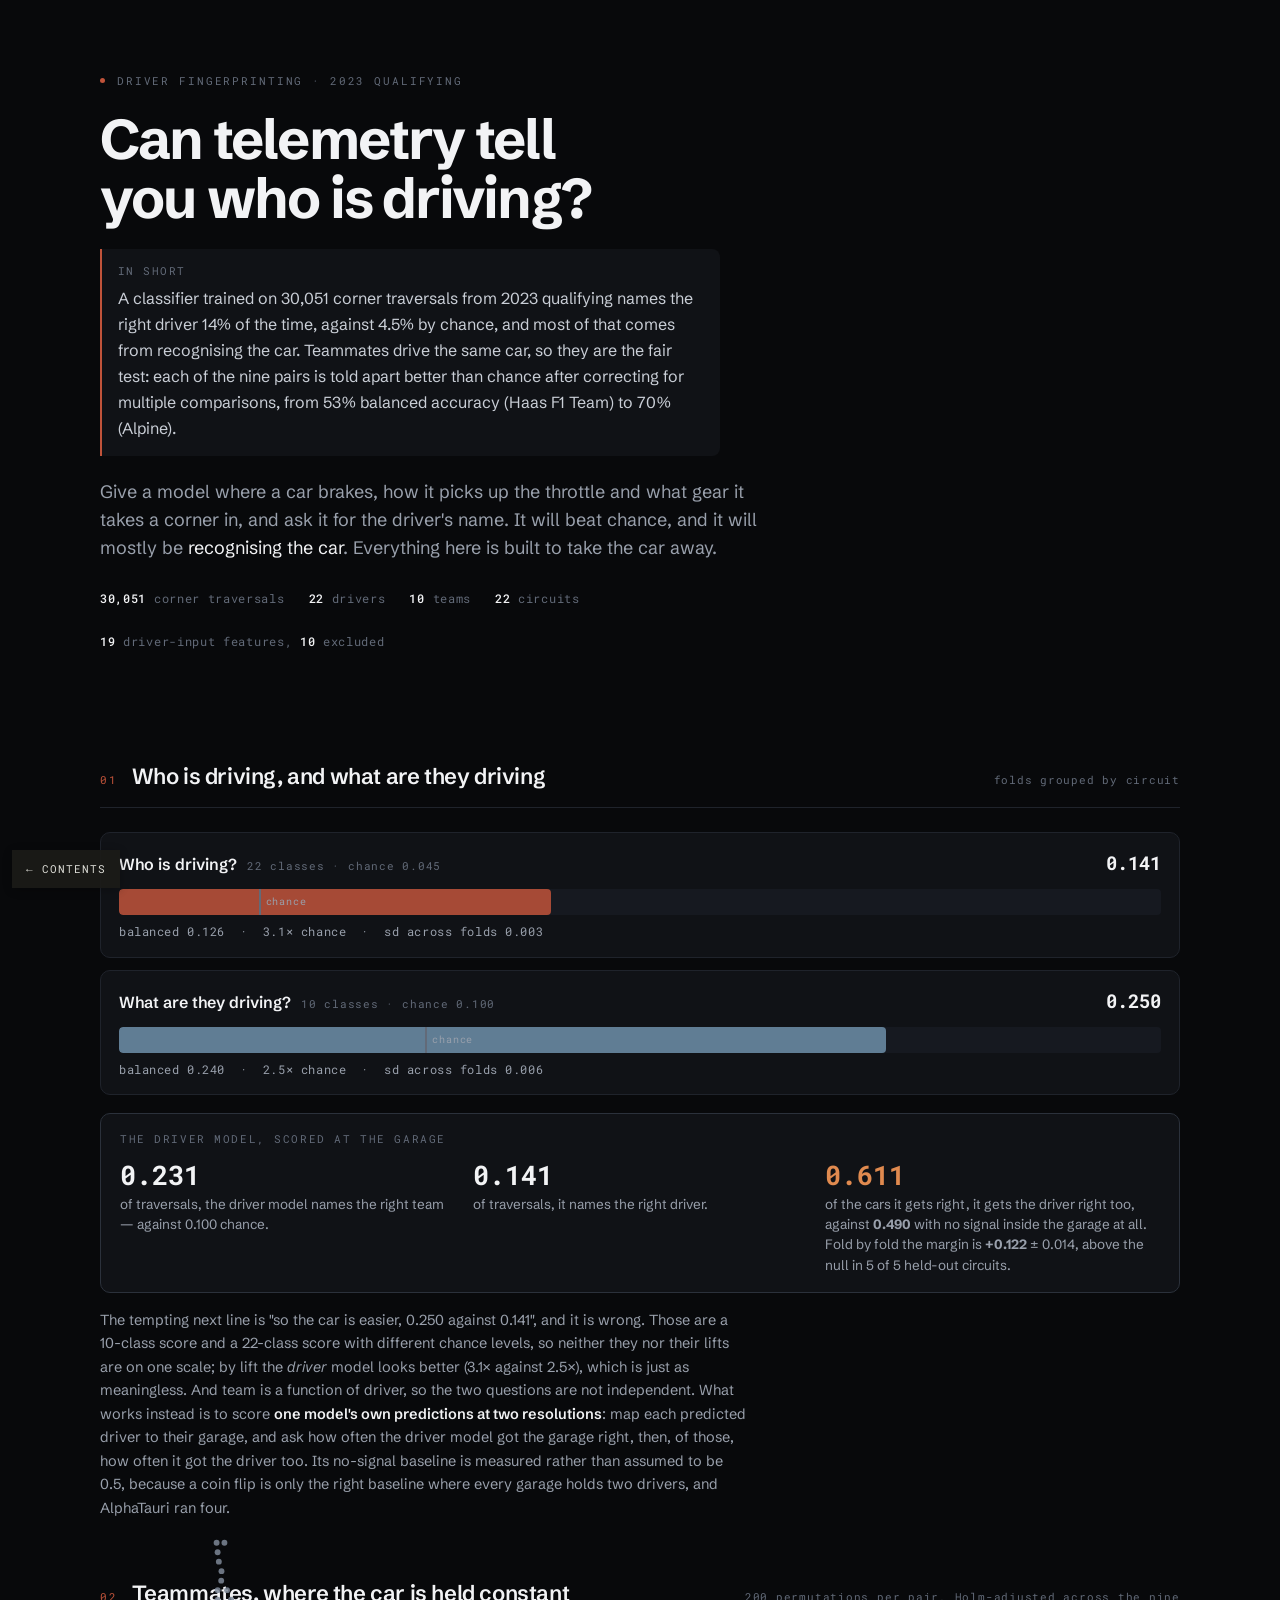
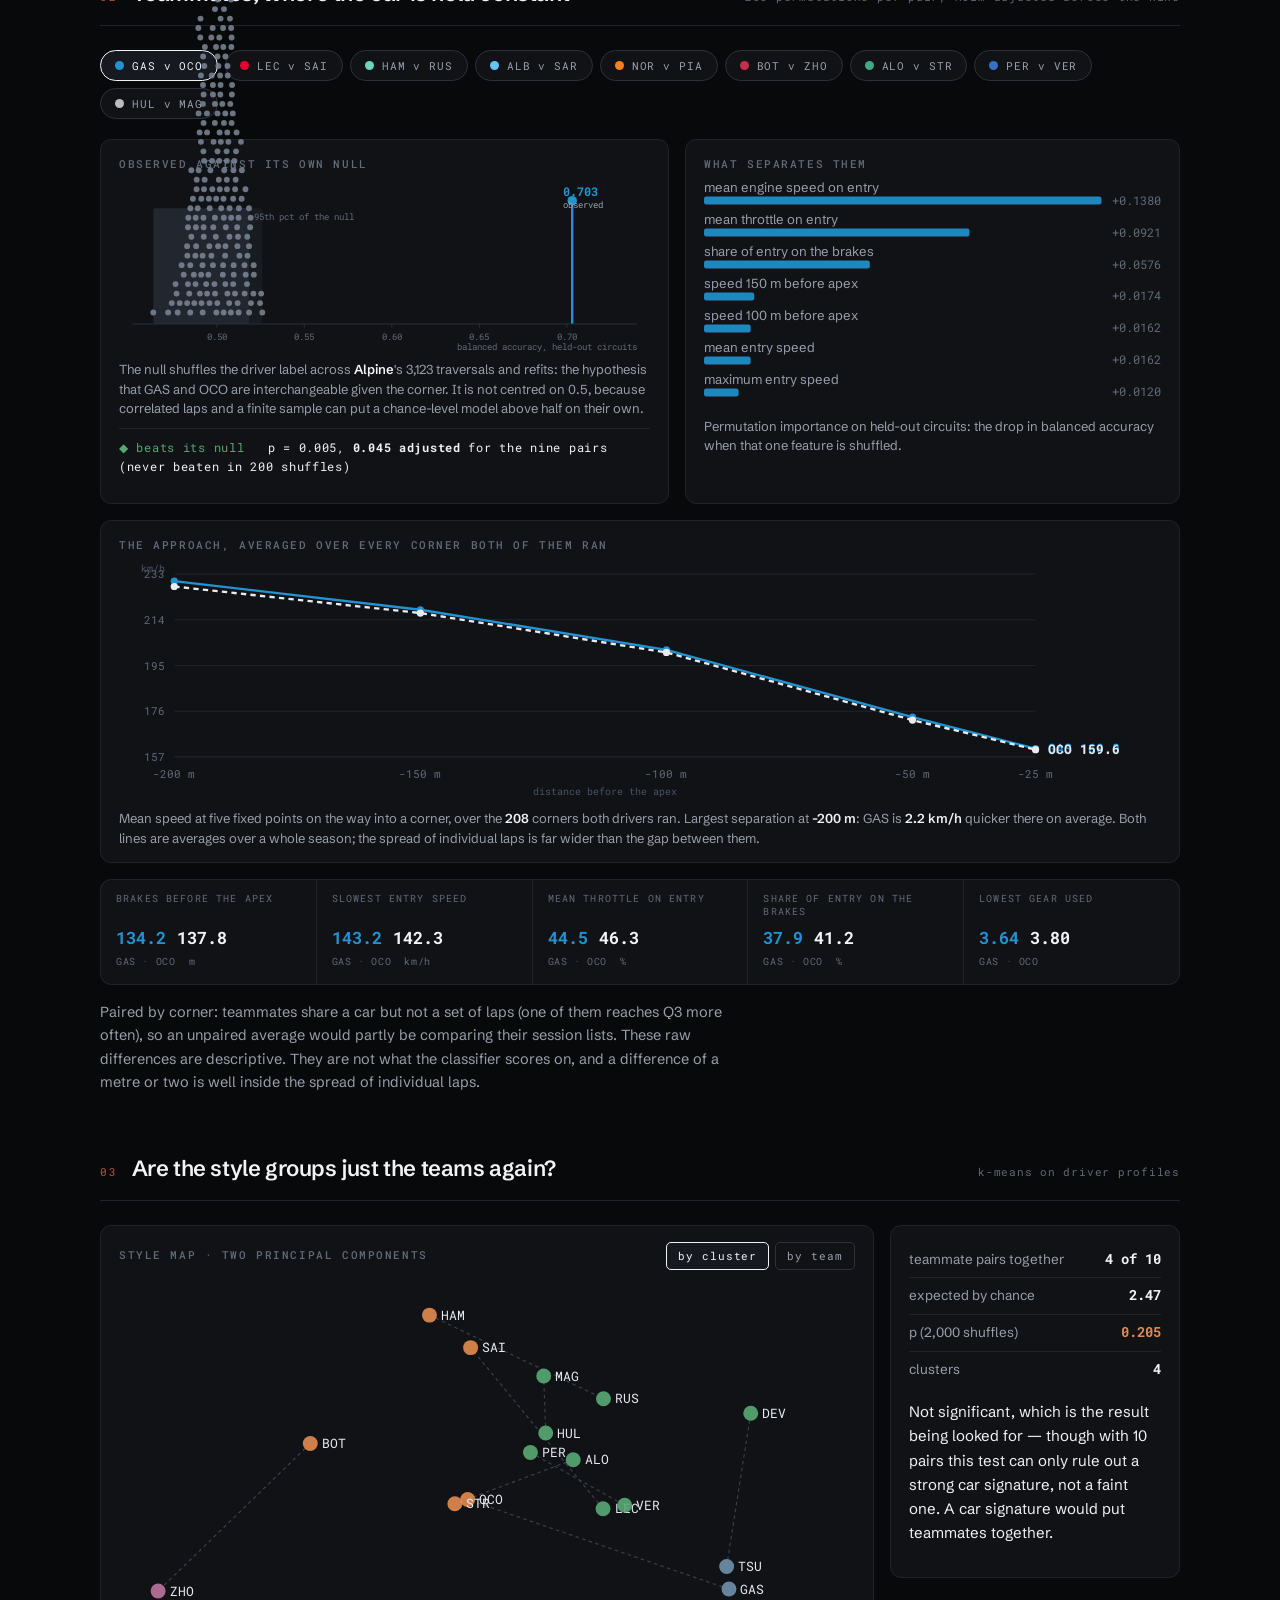
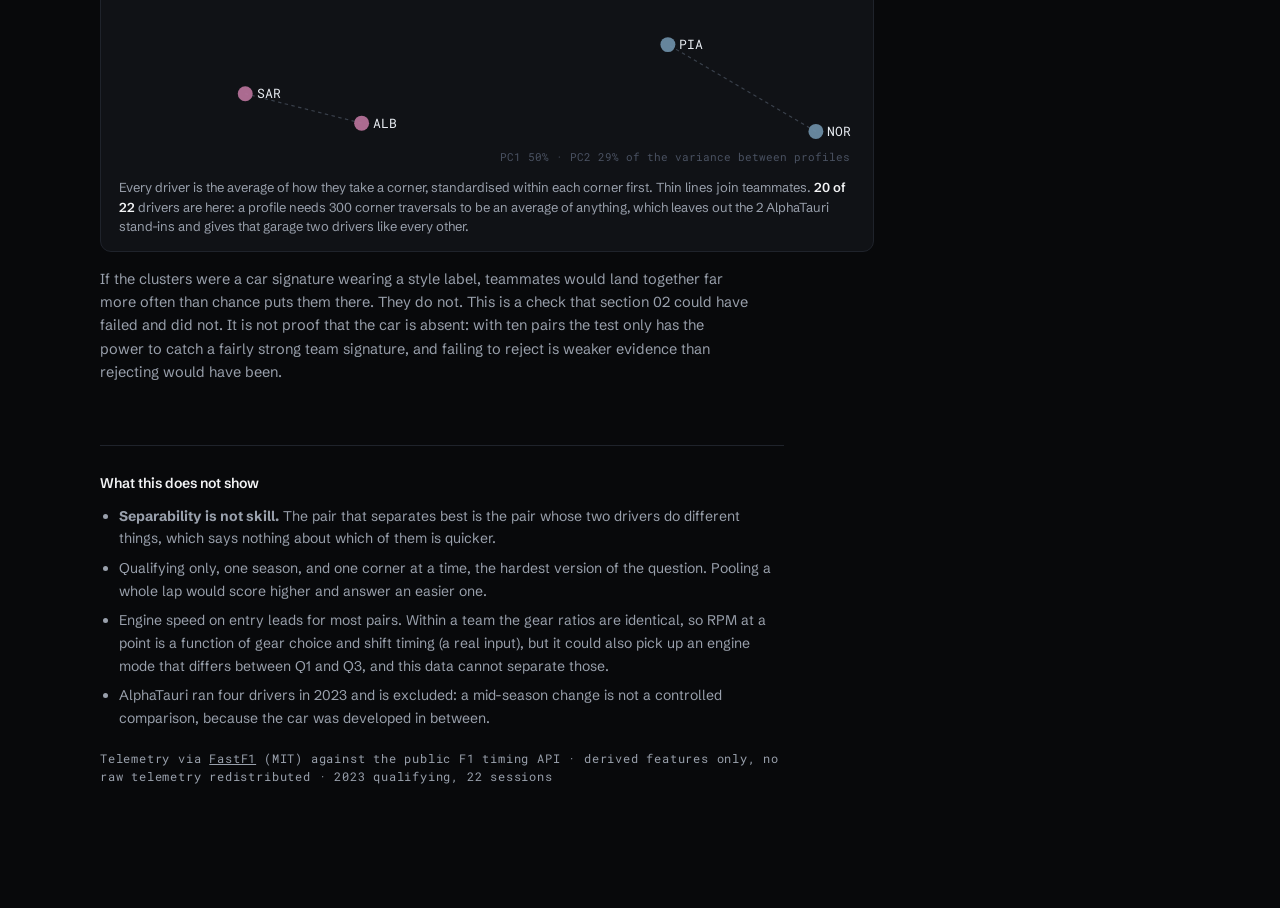
<file: apps/f1-telemetry/index.html>
<!doctype html>
<html lang="en">
<head>
<meta charset="utf-8">
<meta name="viewport" content="width=device-width, initial-scale=1">
<title>Who is driving?</title>
<meta name="description" content="Can F1 telemetry identify the driver, or only the car? A season of qualifying corners, and a permutation test against each driver's own teammate.">
<link rel="preconnect" href="https://fonts.googleapis.com">
<link rel="preconnect" href="https://fonts.gstatic.com" crossorigin>
<link rel="stylesheet" href="https://fonts.googleapis.com/css2?family=Schibsted+Grotesk:wght@400;500;600;700&family=Roboto+Mono:wght@400;500;700&display=swap">
<style>
:root{
  --void:#08090B; --panel:#101216; --panel-2:#161920; --edge:#1F232B; --edge-2:#2B313B;
  --text:#F2F3F5; --dim:#99A0AC; --faint:#626A78;
  --accent:#C0533A; --warm:#E08A4F; --cool:#6E8FA8; --good:#57A773;
  --sans:"Schibsted Grotesk",system-ui,-apple-system,"Segoe UI",sans-serif;
  --mono:"Roboto Mono",ui-monospace,Menlo,monospace;
}
*{box-sizing:border-box}
body{margin:0;padding-inline:24px;background:var(--void);color:var(--text);
  font-family:var(--sans);font-size:15px;line-height:1.62;-webkit-font-smoothing:antialiased}
.wrap{max-width:1080px;margin-inline:auto;padding-block:0 110px}
a{color:inherit}
a:focus-visible,button:focus-visible{outline:2px solid var(--warm);outline-offset:3px;border-radius:3px}
@media (prefers-reduced-motion:reduce){*{transition:none!important}}

/* ---------- hero ---------- */
.hero{padding-block:72px 40px;max-width:760px}
.eyebrow{font-family:var(--mono);font-size:11px;letter-spacing:.17em;text-transform:uppercase;
  color:var(--faint);margin:0 0 20px;display:flex;gap:12px;align-items:center;flex-wrap:wrap}
.eyebrow .dot{width:5px;height:5px;border-radius:50%;background:var(--accent)}
h1{font-size:clamp(34px,5.6vw,56px);line-height:1.05;letter-spacing:-.032em;font-weight:700;
  margin:0;text-wrap:balance}
.deck{font-size:18px;line-height:1.56;color:var(--dim);max-width:60ch;margin:22px 0 0}
.deck em{font-style:normal;color:var(--text)}
.facts{margin-top:28px;display:flex;gap:24px;flex-wrap:wrap;font-family:var(--mono);
  font-size:11.5px;letter-spacing:.06em;color:var(--faint)}
.facts b{color:var(--text);font-weight:500}

/* ---------- section chrome ---------- */
section{margin-top:56px;scroll-margin-top:20px}
.shead{display:flex;align-items:baseline;gap:14px;flex-wrap:wrap;
  padding-bottom:13px;border-bottom:1px solid var(--edge);margin-bottom:24px}
.shead .n{font-family:var(--mono);font-size:11px;letter-spacing:.16em;color:var(--accent)}
.shead h2{font-size:22px;font-weight:600;letter-spacing:-.018em;margin:0}
.shead .sub{font-family:var(--mono);font-size:11px;color:var(--faint);letter-spacing:.07em;
  margin-left:auto}
p.note{color:var(--dim);max-width:72ch;margin:16px 0 0;font-size:14.5px}
p.note b{color:var(--text);font-weight:600}
p.note code{font-family:var(--mono);font-size:12.5px;color:var(--warm)}

/* ---------- §1 lift bars ---------- */
.q{display:grid;grid-template-columns:1fr;gap:12px;margin-bottom:6px}
.qrow{background:var(--panel);border:1px solid var(--edge);border-radius:10px;padding:15px 18px}
.qrow .lab{display:flex;align-items:baseline;gap:10px;flex-wrap:wrap;margin-bottom:10px}
.qrow .lab h3{margin:0;font-size:16px;font-weight:600}
.qrow .lab .cls{font-family:var(--mono);font-size:11px;color:var(--faint);letter-spacing:.07em}
.qrow .lab .acc{margin-left:auto;font-family:var(--mono);font-size:19px;font-weight:700;
  font-variant-numeric:tabular-nums}
.track{position:relative;height:26px;background:var(--panel-2);border-radius:4px;overflow:hidden}
.track .fill{position:absolute;inset:0 auto 0 0;border-radius:4px}
.track .chance{position:absolute;top:0;bottom:0;width:2px;background:var(--faint)}
.track .ct{position:absolute;top:50%;transform:translateY(-50%);font-family:var(--mono);
  font-size:10px;letter-spacing:.08em;color:var(--dim);padding-left:7px;white-space:nowrap}
.qrow .lift{margin-top:8px;font-family:var(--mono);font-size:11.5px;color:var(--dim);
  letter-spacing:.05em}
.rollup{margin-top:18px;background:var(--panel);border:1px solid var(--edge-2);border-radius:10px;
  padding:17px 19px}
.rollup .rk{font-family:var(--mono);font-size:10.5px;letter-spacing:.15em;text-transform:uppercase;
  color:var(--faint);margin-bottom:12px}
.rollup .rgrid{display:grid;grid-template-columns:repeat(auto-fit,minmax(190px,1fr));gap:18px}
.rollup .rc .v{font-family:var(--mono);font-size:27px;font-weight:700;line-height:1.1;
  font-variant-numeric:tabular-nums}
.rollup .rc .d{color:var(--dim);font-size:13.5px;line-height:1.5;margin-top:4px}
.rollup .rc.hi .v{color:var(--warm)}

/* ---------- §2 teammates ---------- */
.picker{display:flex;gap:7px;flex-wrap:wrap;margin-bottom:20px}
.picker button{font-family:var(--mono);font-size:11px;letter-spacing:.08em;cursor:pointer;
  background:var(--panel);color:var(--dim);border:1px solid var(--edge-2);border-radius:20px;
  padding:7px 14px;display:flex;align-items:center;gap:8px;transition:.13s}
.picker button .sw{width:9px;height:9px;border-radius:50%;flex:none}
.picker button:hover{color:var(--text);border-color:var(--faint)}
.picker button[aria-pressed=true]{background:var(--panel-2);color:var(--text);border-color:var(--text)}
.picker button.ns{opacity:.62}

.duel{display:grid;grid-template-columns:1.15fr 1fr;gap:16px}
.card{background:var(--panel);border:1px solid var(--edge);border-radius:11px;padding:16px 18px 14px}
.card h4{margin:0 0 3px;font-family:var(--mono);font-size:10.5px;letter-spacing:.15em;
  text-transform:uppercase;color:var(--faint);font-weight:500}
.card .cap{color:var(--dim);font-size:13px;line-height:1.5;margin:8px 0 0}
.card .cap b{color:var(--text);font-weight:600}
.card svg{width:100%;display:block;overflow:visible}
.verdict{font-family:var(--mono);font-size:12px;letter-spacing:.06em;margin-top:9px;
  padding-top:9px;border-top:1px solid var(--edge)}
.verdict .yes{color:var(--good)} .verdict .no{color:var(--warm)}

.deltas{display:grid;grid-template-columns:repeat(auto-fit,minmax(152px,1fr));gap:1px;
  background:var(--edge);border:1px solid var(--edge);border-radius:11px;overflow:hidden;
  margin-top:16px}
.dc{background:var(--panel);padding:13px 15px 14px}
.dc .dk{font-family:var(--mono);font-size:9.5px;letter-spacing:.12em;text-transform:uppercase;
  color:var(--faint);min-height:26px;line-height:1.35}
.dc .dv{display:flex;gap:11px;align-items:baseline;margin-top:5px;font-family:var(--mono);
  font-variant-numeric:tabular-nums}
.dc .dv .a,.dc .dv .b{font-size:17px;font-weight:700}
.dc .du{font-family:var(--mono);font-size:10px;color:var(--faint);letter-spacing:.06em;margin-top:2px}

/* ---------- §3 map ---------- */
.maprow{display:grid;grid-template-columns:1fr 290px;gap:16px;align-items:start}
.toggle{display:flex;gap:6px}
.toggle button{font-family:var(--mono);font-size:10.5px;letter-spacing:.09em;cursor:pointer;
  background:var(--panel);color:var(--dim);border:1px solid var(--edge-2);padding:6px 11px;
  border-radius:5px}
.toggle button[aria-pressed=true]{background:var(--panel-2);color:var(--text);border-color:var(--text)}
.diag{background:var(--panel);border:1px solid var(--edge);border-radius:11px;padding:16px 18px}
.diag .row{display:flex;justify-content:space-between;gap:14px;padding:7px 0;
  border-bottom:1px solid var(--edge);font-size:13.5px}
.diag .row:last-of-type{border-bottom:0}
.diag .row span:first-child{color:var(--dim)}
.diag .row b{font-family:var(--mono);font-variant-numeric:tabular-nums;font-weight:700}

/* ---------- footer ---------- */
footer{margin-top:60px;padding-top:26px;border-top:1px solid var(--edge);color:var(--dim);
  font-size:14px;max-width:76ch}
footer h3{color:var(--text);font-size:14px;margin:0 0 10px;font-weight:600}
footer ul{margin:0 0 20px;padding-left:19px} footer li{margin-bottom:7px}
footer .lk{font-family:var(--mono);font-size:11.5px;letter-spacing:.07em}
#err{display:none;background:#2A1614;border:1px solid var(--accent);border-radius:10px;
  padding:16px 18px;color:#F0C9C0;font-family:var(--mono);font-size:12.5px;margin-top:30px}

@media (max-width:860px){
  .duel,.maprow{grid-template-columns:1fr}
  .hero{padding-block:52px 30px}
}

#zback{position:fixed;left:12px;bottom:12px;z-index:99999;font-family:var(--mono);font-size:11px;
  letter-spacing:.09em;text-transform:uppercase;text-decoration:none;background:#1B1B18;
  color:#EDEDE6;padding:9px 13px;border:1px solid #1B1B18;box-shadow:0 2px 10px rgba(0,0,0,.28);
  opacity:.93}
#zback:hover{background:var(--accent);border-color:var(--accent);opacity:1}
/* The back link is fixed bottom-left, which on a phone parks it on top of the
   paragraph the reader is in. Smaller there, and the page keeps a gutter under
   its last line so nothing important ends up beneath it. */
@media (max-width:640px){
  #zback{left:10px;bottom:10px;padding:7px 10px;font-size:10px;letter-spacing:.06em}
  .stAppViewContainer .block-container,.main .block-container{padding-bottom:76px!important}
  body{padding-bottom:env(safe-area-inset-bottom)}
}
@media print{#zback{display:none}}
/* Two or three sentences a reader can stop after. Filled from the payload in boot(), so the
   numbers in it cannot drift from the ones further down the page. */
.tldr{font-size:16px;line-height:1.62;color:#C9CED6;max-width:62ch;margin:22px 0 0;
  padding:14px 16px;border-left:2px solid var(--accent);background:var(--panel);
  border-radius:0 8px 8px 0;min-height:4.8em}
.tldr .k{display:block;font-family:var(--mono);font-size:10.5px;letter-spacing:.14em;
  text-transform:uppercase;color:var(--faint);margin-bottom:6px}
</style>
</head>
<body>
<div class="wrap">

  <header class="hero">
    <p class="eyebrow"><span class="dot"></span> Driver fingerprinting · 2023 qualifying</p>
    <h1>Can telemetry tell you who is driving?</h1>
    <div class="tldr" id="tldr"></div>
    <p class="deck">Give a model where a car brakes, how it picks up the throttle and what gear it
      takes a corner in, and ask it for the driver's name. It will beat chance, and it will mostly
      be <em>recognising the car</em>. Everything here is built to take the car away.</p>
    <p class="facts" id="facts"></p>
  </header>

  <section id="s1">
    <div class="shead"><span class="n">01</span><h2>Who is driving, and what are they driving</h2>
      <span class="sub">folds grouped by circuit</span></div>
    <div class="q" id="q"></div>
    <div class="rollup" id="rollup"></div>
    <p class="note" id="rollupnote"></p>
  </section>

  <section id="s2">
    <div class="shead"><span class="n">02</span><h2>Teammates, where the car is held constant</h2>
      <span class="sub">200 permutations per pair, Holm-adjusted across the nine</span></div>
    <div class="picker" id="picker"></div>
    <div class="duel">
      <div class="card">
        <h4>Observed against its own null</h4>
        <svg id="nullsvg" viewBox="0 0 560 186" role="img"></svg>
        <p class="cap" id="nullcap"></p>
        <p class="verdict" id="verdict"></p>
      </div>
      <div class="card">
        <h4>What separates them</h4>
        <svg id="impsvg" viewBox="0 0 400 210" role="img"></svg>
        <p class="cap">Permutation importance on held-out circuits: the drop in balanced accuracy
          when that one feature is shuffled.</p>
      </div>
    </div>
    <div class="card" style="margin-top:16px">
      <h4>The approach, averaged over every corner both of them ran</h4>
      <svg id="appsvg" viewBox="0 0 980 230" role="img"></svg>
      <p class="cap" id="appcap"></p>
    </div>
    <div class="deltas" id="deltas"></div>
    <p class="note">Paired by corner: teammates share a car but not a set of laps (one of them
      reaches Q3 more often), so an unpaired average would partly be comparing their session lists.
      These raw differences are descriptive. They are not what the classifier scores on, and
      a difference of a metre or two is well inside the spread of individual laps.</p>
  </section>

  <section id="s3">
    <div class="shead"><span class="n">03</span><h2>Are the style groups just the teams again?</h2>
      <span class="sub">k-means on driver profiles</span></div>
    <div class="maprow">
      <div class="card">
        <div style="display:flex;align-items:center;gap:12px;margin-bottom:6px">
          <h4 style="margin:0">Style map · two principal components</h4>
          <div class="toggle" style="margin-left:auto" id="toggle">
            <button data-mode="cluster" aria-pressed="true">by cluster</button>
            <button data-mode="team" aria-pressed="false">by team</button>
          </div>
        </div>
        <svg id="mapsvg" viewBox="0 0 640 430" role="img"></svg>
        <p class="cap" id="mapcap">Every driver is the average of how they take a corner,
          standardised within each corner first. Thin lines join teammates.</p>
      </div>
      <div class="diag" id="diag"></div>
    </div>
    <p class="note">If the clusters were a car signature wearing a style label, teammates would land
      together far more often than chance puts them there. They do not. This is a check that
      section 02 could have failed and did not. It is not proof that the car is absent: with ten
      pairs the test only has the power to catch a fairly strong team signature, and failing to
      reject is weaker evidence than rejecting would have been.</p>
  </section>

  <div id="err"></div>

  <footer>
    <h3>What this does not show</h3>
    <ul>
      <li><b>Separability is not skill.</b> The pair that separates best is the pair whose two drivers
        do different things, which says nothing about which of them is quicker.</li>
      <li>Qualifying only, one season, and one corner at a time, the hardest version of the
        question. Pooling a whole lap would score higher and answer an easier one.</li>
      <li>Engine speed on entry leads for most pairs. Within a team the gear ratios are identical, so
        RPM at a point is a function of gear choice and shift timing (a real input), but it could
        also pick up an engine mode that differs between Q1 and Q3, and this data cannot separate those.</li>
      <li>AlphaTauri ran four drivers in 2023 and is excluded: a mid-season change is not a
        controlled comparison, because the car was developed in between.</li>
    </ul>
    <p class="lk">Telemetry via <a href="https://github.com/theOehrly/Fast-F1">FastF1</a> (MIT)
      against the public F1 timing API · derived features only, no raw telemetry redistributed ·
      2023 qualifying, 22 sessions</p>
  </footer>
</div>
<a id="zback" href="../../">← Contents</a>

<script>
const TEAM_COLOUR = {
  "Red Bull Racing":"#3671C6", "Ferrari":"#E8002D", "Mercedes":"#6CD3BF", "Alpine":"#2293D1",
  "McLaren":"#F58020", "Alfa Romeo":"#C92D4B", "Aston Martin":"#3FA987",
  "Haas F1 Team":"#B9BDC0", "Williams":"#64C4FF", "AlphaTauri":"#8E9BAE",
};
const CLUSTER_COLOUR = ["#E08A4F","#6E8FA8","#57A773","#B9739B"];
const SVG = "http://www.w3.org/2000/svg";
const el = (n, a = {}, t) => { const e = document.createElementNS(SVG, n);
  for (const k in a) e.setAttribute(k, a[k]); if (t != null) e.textContent = t; return e; };
const f3 = v => v.toFixed(3);
let D = null, TEAM = null, MODE = "cluster";

// cache:"no-cache" forces a revalidation rather than serving whatever is in the browser.
// The page and its payload are versioned together and have to stay together: a returning
// visitor holding a cached JSON against freshly deployed markup gets exactly the mismatch
// tools/check_pages.py exists to prevent, only in their browser instead of in the repo.
// Unchanged files still cost one 304 rather than a download.
fetch("data/showcase.json", {cache: "no-cache"}).then(r => {
  if (!r.ok) throw new Error("HTTP " + r.status);
  return r.json();
}).then(d => { D = d; boot(); }).catch(e => {
  const b = document.getElementById("err");
  b.style.display = "block";
  b.textContent = "Could not load data/showcase.json — " + e.message;
});

function boot(){
  const ds = D.dataset;
  {
    const drv = D.identify.driver, pairs = D.teams;
    const lo = pairs.reduce((a, b) => (a.balanced < b.balanced ? a : b));
    const hi = pairs.reduce((a, b) => (a.balanced > b.balanced ? a : b));
    const nSep = pairs.filter(t => t.separable).length;
    const pct = x => (x * 100).toFixed(x < 0.1 ? 1 : 0) + "%";
    const word = n => (["zero","one","two","three","four","five","six","seven","eight","nine","ten"][n] || String(n));
    const which = nSep === pairs.length ? `each of the ${word(pairs.length)} pairs is`
                                        : `${nSep} of the ${pairs.length} pairs are`;
    document.getElementById("tldr").innerHTML =
      `<span class="k">In short</span>A classifier trained on ${ds.traversals.toLocaleString()} ` +
      `corner traversals from ${ds.season} qualifying names the right driver ${pct(drv.accuracy)} ` +
      `of the time, against ${pct(drv.chance)} by chance, and most of that comes from recognising ` +
      `the car. Teammates drive the same car, so they are the fair test: ${which} told apart ` +
      `better than chance after correcting for multiple comparisons, from ${pct(lo.balanced)} ` +
      `balanced accuracy (${lo.team}) to ${pct(hi.balanced)} (${hi.team}).`;
  }
  document.getElementById("facts").innerHTML =
    `<span><b>${ds.traversals.toLocaleString()}</b> corner traversals</span>` +
    `<span><b>${ds.drivers}</b> drivers</span><span><b>${ds.teams}</b> teams</span>` +
    `<span><b>${ds.circuits}</b> circuits</span>` +
    `<span><b>${D.features.style.length}</b> driver-input features, ` +
    `<b>${D.features.excluded.length}</b> excluded</span>`;
  drawQ(); drawRollup(); buildPicker(); drawMap(); drawDiag();
  select(D.teams[0].team);
}

/* ---------------- §1 ---------------- */
function drawQ(){
  const rows = [
    {t:"Who is driving?", r:D.identify.driver, c:"var(--accent)"},
    {t:"What are they driving?", r:D.identify.team, c:"var(--cool)"},
  ];
  const max = 0.34;   // one shared axis, so the two bars are comparable as drawn
  document.getElementById("q").innerHTML = rows.map(({t,r,c}) => `
    <div class="qrow">
      <div class="lab"><h3>${t}</h3>
        <span class="cls">${r.n_classes} classes · chance ${f3(r.chance)}</span>
        <span class="acc">${f3(r.accuracy)}</span></div>
      <div class="track">
        <div class="fill" style="width:${(r.accuracy/max*100).toFixed(1)}%;background:${c};opacity:.85"></div>
        <div class="chance" style="left:${(r.chance/max*100).toFixed(1)}%"></div>
        <div class="ct" style="left:${(r.chance/max*100).toFixed(1)}%">chance</div>
      </div>
      <div class="lift">balanced ${f3(r.balanced_accuracy)} &nbsp;·&nbsp;
        ${(r.accuracy/r.chance).toFixed(1)}× chance &nbsp;·&nbsp;
        sd across folds ${r.accuracy_sd.toFixed(3)}</div>
    </div>`).join("");
}

function drawRollup(){
  const r = D.identify.driver, t = D.identify.team;
  // written from the payload: these two accuracies are the ones the paragraph argues about,
  // and a sentence quoting them from memory is a sentence that goes stale on the next run
  document.getElementById("rollupnote").innerHTML =
    `The tempting next line is "so the car is easier, ${f3(t.accuracy)} against
     ${f3(r.accuracy)}", and it is wrong. Those are a ${t.n_classes}-class score and a
     ${r.n_classes}-class score with different chance levels, so neither they nor their lifts
     are on one scale; by lift the <em>driver</em> model looks better
     (${(r.accuracy / r.chance).toFixed(1)}× against ${(t.accuracy / t.chance).toFixed(1)}×),
     which is just as meaningless. And team is a function of driver, so the two questions are
     not independent. What works instead is to score <b>one model's own predictions at two
     resolutions</b>: map each predicted driver to their garage, and ask how often the driver
     model got the garage right, then, of those, how often it got the driver too. Its
     no-signal baseline is measured rather than assumed to be 0.5, because a coin flip is only
     the right baseline where every garage holds two drivers, and AlphaTauri ran four.`;
  document.getElementById("rollup").innerHTML = `
    <div class="rk">The driver model, scored at the garage</div>
    <div class="rgrid">
      <div class="rc"><div class="v">${f3(r.rollup_accuracy)}</div>
        <div class="d">of traversals, the driver model names the right team —
          against ${f3(r.rollup_chance)} chance.</div></div>
      <div class="rc"><div class="v">${f3(r.accuracy)}</div>
        <div class="d">of traversals, it names the right driver.</div></div>
      <div class="rc hi"><div class="v">${f3(r.within_rollup_share)}</div>
        <div class="d">of the cars it gets right, it gets the driver right too, against
          <b>${f3(r.within_rollup_chance)}</b> with no signal inside the garage at all.
          Fold by fold the margin is <b>+${f3(r.within_rollup_margin)}</b> ± ${f3(r.within_rollup_margin_sd)},
          above the null in ${r.within_rollup_folds_above_null} of ${r.within_rollup_by_fold.length}
          held-out circuits.</div></div>
    </div>`;
}

/* ---------------- §2 ---------------- */
function buildPicker(){
  const p = document.getElementById("picker");
  p.innerHTML = D.teams.map(t => `
    <button data-team="${t.team}" aria-pressed="false" class="${t.p < 0.05 ? "" : "ns"}">
      <span class="sw" style="background:${TEAM_COLOUR[t.team] || "#888"}"></span>
      ${t.a}&nbsp;v&nbsp;${t.b}</button>`).join("");
  p.querySelectorAll("button").forEach(b =>
    b.addEventListener("click", () => select(b.dataset.team)));
}

function select(team){
  TEAM = D.teams.find(t => t.team === team);
  document.querySelectorAll("#picker button").forEach(b =>
    b.setAttribute("aria-pressed", String(b.dataset.team === team)));
  drawNull(); drawImp(); drawApproach(); drawDeltas();
}

function drawNull(){
  const t = TEAM, s = document.getElementById("nullsvg");
  s.innerHTML = "";
  const W = 560, H = 186, L = 14, R = 14, yAx = H - 30;
  const vals = t.nulls.length ? t.nulls : [t.null_mean];
  const lo = Math.min(0.47, Math.min(...vals) - .012);
  const hi = Math.max(0.74, t.balanced + .035);
  const x = v => L + (v - lo) / (hi - lo) * (W - L - R);
  const col = TEAM_COLOUR[t.team] || "#888";

  // null band up to q95, then the tail
  s.appendChild(el("rect", {x:x(Math.min(...vals)), y:34, width:Math.max(1,x(Math.max(...vals))-x(Math.min(...vals))),
    height:yAx-34, fill:"#2B313B", opacity:".30", rx:2}));
  s.appendChild(el("rect", {x:x(Math.min(...vals)), y:34, width:Math.max(1,x(t.null_q95)-x(Math.min(...vals))),
    height:yAx-34, fill:"#2B313B", opacity:".55", rx:2}));
  s.appendChild(el("text", {x:x(t.null_q95)+5, y:46, fill:"#626A78", "font-family":"var(--mono)",
    "font-size":"9.5"}, "95th pct of the null"));

  // the 30 null scores, stacked where they collide
  const used = [];
  vals.forEach(v => {
    const px = x(v);
    let lane = 0;
    while (used.some(u => u.lane === lane && Math.abs(u.px - px) < 7.5)) lane++;
    used.push({lane, px});
    s.appendChild(el("circle", {cx:px, cy:yAx - 12 - lane * 10, r:3.1, fill:"#7C8796", opacity:".85"}));
  });

  // observed
  s.appendChild(el("line", {x1:x(t.balanced), y1:26, x2:x(t.balanced), y2:yAx,
    stroke:col, "stroke-width":2.5}));
  s.appendChild(el("circle", {cx:x(t.balanced), cy:26, r:5, fill:col}));
  const lx = Math.min(x(t.balanced) + 9, W - 92);
  s.appendChild(el("text", {x:lx, y:21, fill:col, "font-family":"var(--mono)", "font-size":"13",
    "font-weight":"700"}, f3(t.balanced)));
  s.appendChild(el("text", {x:lx, y:34, fill:"#99A0AC", "font-family":"var(--mono)",
    "font-size":"9.5"}, "observed"));

  // axis
  s.appendChild(el("line", {x1:L, y1:yAx, x2:W-R, y2:yAx, stroke:"#2B313B"}));
  for (let v = 0.45; v <= hi + 1e-9; v += 0.05) {
    if (v < lo - 1e-9) continue;
    s.appendChild(el("line", {x1:x(v), y1:yAx, x2:x(v), y2:yAx+4, stroke:"#2B313B"}));
    s.appendChild(el("text", {x:x(v), y:yAx+17, fill:"#626A78", "font-family":"var(--mono)",
      "font-size":"10", "text-anchor":"middle"}, v.toFixed(2)));
  }
  s.appendChild(el("text", {x:W-R, y:H-2, fill:"#626A78", "font-family":"var(--mono)",
    "font-size":"9.5", "text-anchor":"end"}, "balanced accuracy, held-out circuits"));

  document.getElementById("nullcap").innerHTML =
    `The null shuffles the driver label across <b>${t.team}</b>'s ${t.n.toLocaleString()} traversals
     and refits: the hypothesis that ${t.a} and ${t.b} are interchangeable given the corner.
     It is not centred on 0.5, because correlated laps and a finite sample can put a chance-level
     model above half on their own.`;
  // t.separable is p_holm < 0.05, not p < 0.05. Nine pairs are tested at once, so nine
  // chances at a 5% threshold; the raw p is shown beside it but the claim rests on Holm.
  document.getElementById("verdict").innerHTML = t.separable
    ? `<span class="yes">◆ beats its null</span> &nbsp;
       p = ${t.p.toFixed(3)}, <b>${t.p_holm.toFixed(3)} adjusted</b> for the nine pairs
       ${t.n_beaten === 0 ? `(never beaten in ${D.teams[0].nulls.length} shuffles)`
                          : `(beaten ${t.n_beaten} time${t.n_beaten > 1 ? "s" : ""})`}`
    : `<span class="no">◇ inside its null</span> &nbsp;
       p = ${t.p.toFixed(3)}, ${t.p_holm.toFixed(3)} adjusted —
       on one corner, telling ${t.a} from ${t.b} is a coin flip`;
}

function drawImp(){
  const t = TEAM, s = document.getElementById("impsvg");
  s.innerHTML = "";
  const rows = t.importance.slice(0, 7);
  const W = 400, rowH = 28, pad = 4;
  const max = Math.max(...rows.map(r => r.drop), 0.02);
  const col = TEAM_COLOUR[t.team] || "#888";
  rows.forEach((r, i) => {
    const y = pad + i * rowH;
    s.appendChild(el("text", {x:0, y:y+10, fill:"#99A0AC", "font-family":"var(--sans)",
      "font-size":"11.5"}, r.label));
    const w = Math.max(1, Math.abs(r.drop) / max * (W - 52));
    s.appendChild(el("rect", {x:0, y:y+14, width:w, height:7, rx:2,
      fill:r.drop >= 0 ? col : "#3A414C", opacity:".9"}));
    s.appendChild(el("text", {x:W, y:y+21, fill:"#626A78", "font-family":"var(--mono)",
      "font-size":"10.5", "text-anchor":"end"}, (r.drop >= 0 ? "+" : "") + r.drop.toFixed(4)));
  });
  s.setAttribute("viewBox", `0 0 ${W} ${pad * 2 + rows.length * rowH}`);
}

function drawApproach(){
  const t = TEAM, s = document.getElementById("appsvg"), a = t.approach;
  s.innerHTML = "";
  const W = 980, H = 230, L = 52, R = 118, T = 16, B = 42;
  const xs = a.m, ys = a.a_kph.concat(a.b_kph);
  const lo = Math.min(...ys) - 3, hi = Math.max(...ys) + 3;
  const X = m => L + (m - xs[0]) / (xs[xs.length-1] - xs[0]) * (W - L - R);
  const Y = v => T + (1 - (v - lo) / (hi - lo)) * (H - T - B);
  const col = TEAM_COLOUR[t.team] || "#888";
  const pair = [{k:"a_kph", n:t.a, c:col, dash:""}, {k:"b_kph", n:t.b, c:"#E8ECF2", dash:"5 4"}];

  for (let i = 0; i <= 4; i++) {
    const v = lo + (hi - lo) * i / 4;
    s.appendChild(el("line", {x1:L, y1:Y(v), x2:W-R, y2:Y(v), stroke:"#1F232B"}));
    s.appendChild(el("text", {x:L-9, y:Y(v)+4, fill:"#626A78", "font-family":"var(--mono)",
      "font-size":"10", "text-anchor":"end"}, v.toFixed(0)));
  }
  xs.forEach(m => {
    s.appendChild(el("text", {x:X(m), y:H-22, fill:"#626A78", "font-family":"var(--mono)",
      "font-size":"10.5", "text-anchor":"middle"}, m + " m"));
  });
  s.appendChild(el("text", {x:(L+W-R)/2, y:H-6, fill:"#4A5262", "font-family":"var(--mono)",
    "font-size":"9.5", "text-anchor":"middle"}, "distance before the apex"));
  s.appendChild(el("text", {x:L-9, y:T-2, fill:"#4A5262", "font-family":"var(--mono)",
    "font-size":"9.5", "text-anchor":"end"}, "km/h"));

  pair.forEach(p => {
    const pts = xs.map((m, i) => `${X(m)},${Y(t.approach[p.k][i])}`).join(" ");
    s.appendChild(el("polyline", {points:pts, fill:"none", stroke:p.c, "stroke-width":2.2,
      "stroke-dasharray":p.dash, "stroke-linejoin":"round"}));
    xs.forEach((m, i) => s.appendChild(el("circle", {cx:X(m), cy:Y(t.approach[p.k][i]), r:3.4,
      fill:p.c})));
    const last = t.approach[p.k][xs.length-1];
    s.appendChild(el("text", {x:W-R+12, y:Y(last)+4, fill:p.c, "font-family":"var(--mono)",
      "font-size":"12.5", "font-weight":"700"}, `${p.n}  ${last.toFixed(1)}`));
  });

  const gap = t.approach.a_kph.map((v, i) => v - t.approach.b_kph[i]);
  const big = gap.reduce((m, v, i) => Math.abs(v) > Math.abs(gap[m]) ? i : m, 0);
  document.getElementById("appcap").innerHTML =
    `Mean speed at five fixed points on the way into a corner, over the
     <b>${a.n_corners}</b> corners both drivers ran. Largest separation at
     <b>${xs[big]} m</b>: ${gap[big] > 0 ? t.a : t.b} is
     <b>${Math.abs(gap[big]).toFixed(1)} km/h</b> quicker there on average.
     Both lines are averages over a whole season; the spread of individual laps is far wider
     than the gap between them.`;
}

function drawDeltas(){
  const t = TEAM;
  document.getElementById("deltas").innerHTML = t.deltas.map(d => `
    <div class="dc">
      <div class="dk">${d.label}</div>
      <div class="dv">
        <span class="a" style="color:${TEAM_COLOUR[t.team] || "#888"}">${d.a_text ?? d.a}</span>
        <span class="b">${d.b_text ?? d.b}</span>
      </div>
      <div class="du">${t.a} · ${t.b}${d.unit ? " &nbsp;" + d.unit : ""}</div>
    </div>`).join("");
}

/* ---------------- §3 ---------------- */
function drawMap(){
  const s = document.getElementById("mapsvg");
  s.innerHTML = "";
  const W = 640, H = 430, P = 34;
  const ds = D.drivers;
  const xr = [Math.min(...ds.map(d => d.pc1)), Math.max(...ds.map(d => d.pc1))];
  const yr = [Math.min(...ds.map(d => d.pc2)), Math.max(...ds.map(d => d.pc2))];
  const X = v => P + (v - xr[0]) / (xr[1] - xr[0]) * (W - 2*P);
  const Y = v => H - P - (v - yr[0]) / (yr[1] - yr[0]) * (H - 2*P);
  const colour = d => MODE === "cluster" ? CLUSTER_COLOUR[d.cluster % 4]
                                         : (TEAM_COLOUR[d.team] || "#888");
  const byTeam = {};
  ds.forEach(d => (byTeam[d.team] = byTeam[d.team] || []).push(d));

  Object.values(byTeam).forEach(g => {
    if (g.length !== 2) return;
    s.appendChild(el("line", {x1:X(g[0].pc1), y1:Y(g[0].pc2), x2:X(g[1].pc1), y2:Y(g[1].pc2),
      stroke:"#3A414C", "stroke-width":1, "stroke-dasharray":"3 3"}));
  });
  ds.forEach(d => {
    const c = colour(d);
    s.appendChild(el("circle", {cx:X(d.pc1), cy:Y(d.pc2), r:6.5, fill:c, opacity:".92"}));
    const t = el("text", {x:X(d.pc1)+10, y:Y(d.pc2)+4, fill:"#E8ECF2",
      "font-family":"var(--mono)", "font-size":"11"}, d.driver);
    s.appendChild(t);
    const title = el("title", {}, `${d.driver} — ${d.team} · cluster ${d.cluster} · ` +
      `${d.n_traversals.toLocaleString()} traversals`);
    t.appendChild(title.cloneNode(true));
    s.lastChild.appendChild(title);
  });
  document.getElementById("mapcap").innerHTML =
    `Every driver is the average of how they take a corner, standardised within each
     corner first. Thin lines join teammates. <b>${ds.length} of ${D.dataset.drivers}</b> drivers
     are here: a profile needs ${D.cluster_diagnostic.min_traversals} corner traversals to be an
     average of anything, which leaves out the ${D.dataset.drivers - ds.length} AlphaTauri
     stand-ins and gives that garage two drivers like every other.`;
  const ev = D.cluster_diagnostic.explained_variance;
  s.appendChild(el("text", {x:W-4, y:H-8, fill:"#4A5262", "font-family":"var(--mono)",
    "font-size":"9.5", "text-anchor":"end"},
    `PC1 ${(ev[0]*100).toFixed(0)}% · PC2 ${(ev[1]*100).toFixed(0)}% of the variance between profiles`));
}

function drawDiag(){
  const c = D.cluster_diagnostic;
  document.getElementById("diag").innerHTML = `
    <div class="row"><span>teammate pairs together</span><b>${c.teammates_together} of ${c.n_pairs}</b></div>
    <div class="row"><span>expected by chance</span><b>${c.expected_by_chance.toFixed(2)}</b></div>
    <div class="row"><span>p (${c.n_permutations.toLocaleString()} shuffles)</span><b style="color:var(--warm)">${c.p_value.toFixed(3)}</b></div>
    <div class="row"><span>clusters</span><b>${c.n_clusters}</b></div>
    <p class="cap" style="margin-top:12px">Not significant, which is the result being looked for —
      though with ${c.n_pairs} pairs this test can only rule out a strong car signature, not a
      faint one. A car signature would put teammates together.</p>`;
}

document.getElementById("toggle").addEventListener("click", e => {
  const b = e.target.closest("button"); if (!b) return;
  MODE = b.dataset.mode;
  document.querySelectorAll("#toggle button").forEach(x =>
    x.setAttribute("aria-pressed", String(x.dataset.mode === MODE)));
  drawMap();
});
</script>
</body>
</html>
</file>
